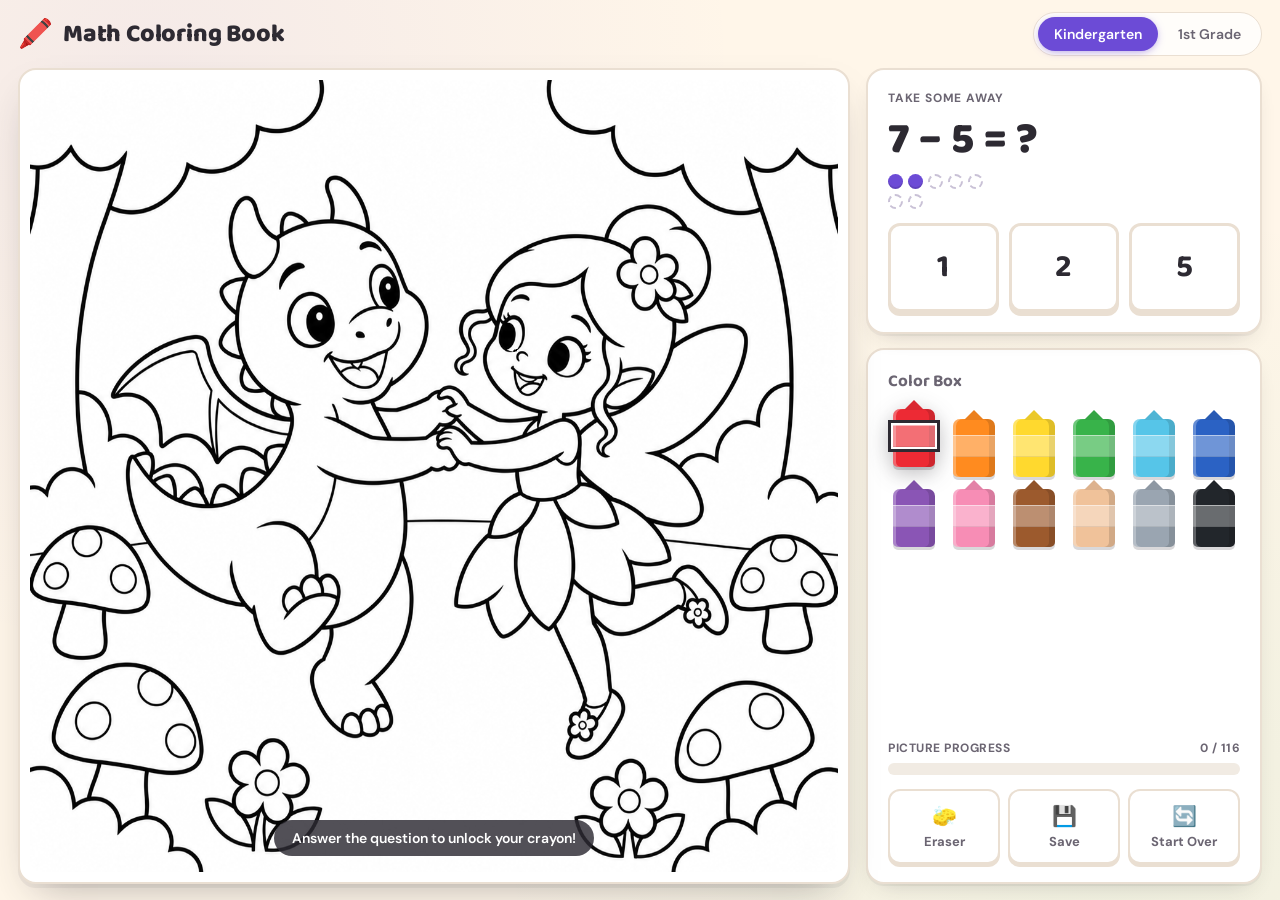
<file: color/index.html>
<!DOCTYPE html>
<html lang="en">
<head>
    <meta charset="UTF-8">
    <meta name="viewport" content="width=device-width, initial-scale=1.0">
    <title>Math Coloring Book</title>
    <link rel="stylesheet" href="styles.css">
    <link href="https://fonts.googleapis.com/css2?family=Baloo+2:wght@500;600;700;800&family=DM+Sans:wght@400;500;600;700&display=swap" rel="stylesheet">
</head>
<body>
    <div class="app">

        <!-- Top bar -->
        <header class="topbar">
            <div class="brand">
                <span class="brand-mark" aria-hidden="true">🖍️</span>
                <h1>Math Coloring Book</h1>
            </div>

            <div class="topbar-right">
                <div class="grade-switch" role="group" aria-label="Choose grade level">
                    <button class="grade-btn active" data-grade="k">Kindergarten</button>
                    <button class="grade-btn" data-grade="1">1st Grade</button>
                </div>
            </div>
        </header>

        <div class="main">

            <!-- Picture -->
            <main class="stage">
                <div class="canvas-card" id="canvasCard">
                    <div class="canvas-wrap" id="canvasWrap">
                        <canvas id="paintCanvas"></canvas>
                        <canvas id="hoverCanvas"></canvas>
                        <canvas id="lineCanvas"></canvas>
                        <div class="canvas-lock" id="canvasLock">
                            <span>Answer the question to unlock your crayon!</span>
                        </div>
                    </div>
                    <div class="loading" id="loading">
                        <div class="spinner" aria-hidden="true"></div>
                        <span id="loadingText">Getting your picture ready…</span>
                    </div>
                </div>
            </main>

            <!-- Controls -->
            <aside class="sidebar">

                <section class="mathcard" id="mathcard" aria-live="polite">
                    <div class="math-prompt" id="mathPrompt">Let's warm up!</div>
                    <div class="math-equation" id="mathEquation">&nbsp;</div>
                    <div class="math-dots" id="mathDots"></div>
                    <div class="math-answers" id="mathAnswers"></div>

                    <!-- Covers the card once the answer is right -->
                    <div class="math-reward" id="mathReward" hidden>
                        <div class="reward-star" aria-hidden="true">⭐</div>
                        <strong id="rewardTitle">Great job!</strong>
                        <span>Now click a spot in the picture to color it in.</span>
                    </div>
                </section>

                <section class="tray">
                    <h2 class="tray-title">Color Box</h2>
                    <div class="crayons" id="crayons" role="group" aria-label="Color box"></div>

                    <div class="progress">
                        <div class="progress-top">
                            <span>Picture progress</span>
                            <span id="progressLabel">0 / 0</span>
                        </div>
                        <div class="progress-track">
                            <div class="progress-fill" id="progressFill"></div>
                        </div>
                    </div>

                    <div class="tray-tools">
                        <button class="tool-btn" id="eraserBtn" title="Eraser — always free to use">
                            <span aria-hidden="true">🧽</span> Eraser
                        </button>
                        <button class="tool-btn" id="saveBtn" title="Save your picture">
                            <span aria-hidden="true">💾</span> Save
                        </button>
                        <button class="tool-btn danger" id="resetBtn" title="Clear the whole picture">
                            <span aria-hidden="true">🔄</span> Start Over
                        </button>
                    </div>
                </section>

            </aside>
        </div>
    </div>

    <!-- Celebration layer -->
    <div class="confetti" id="confetti" aria-hidden="true"></div>

    <script src="game.js"></script>
</body>
</html>
</file>
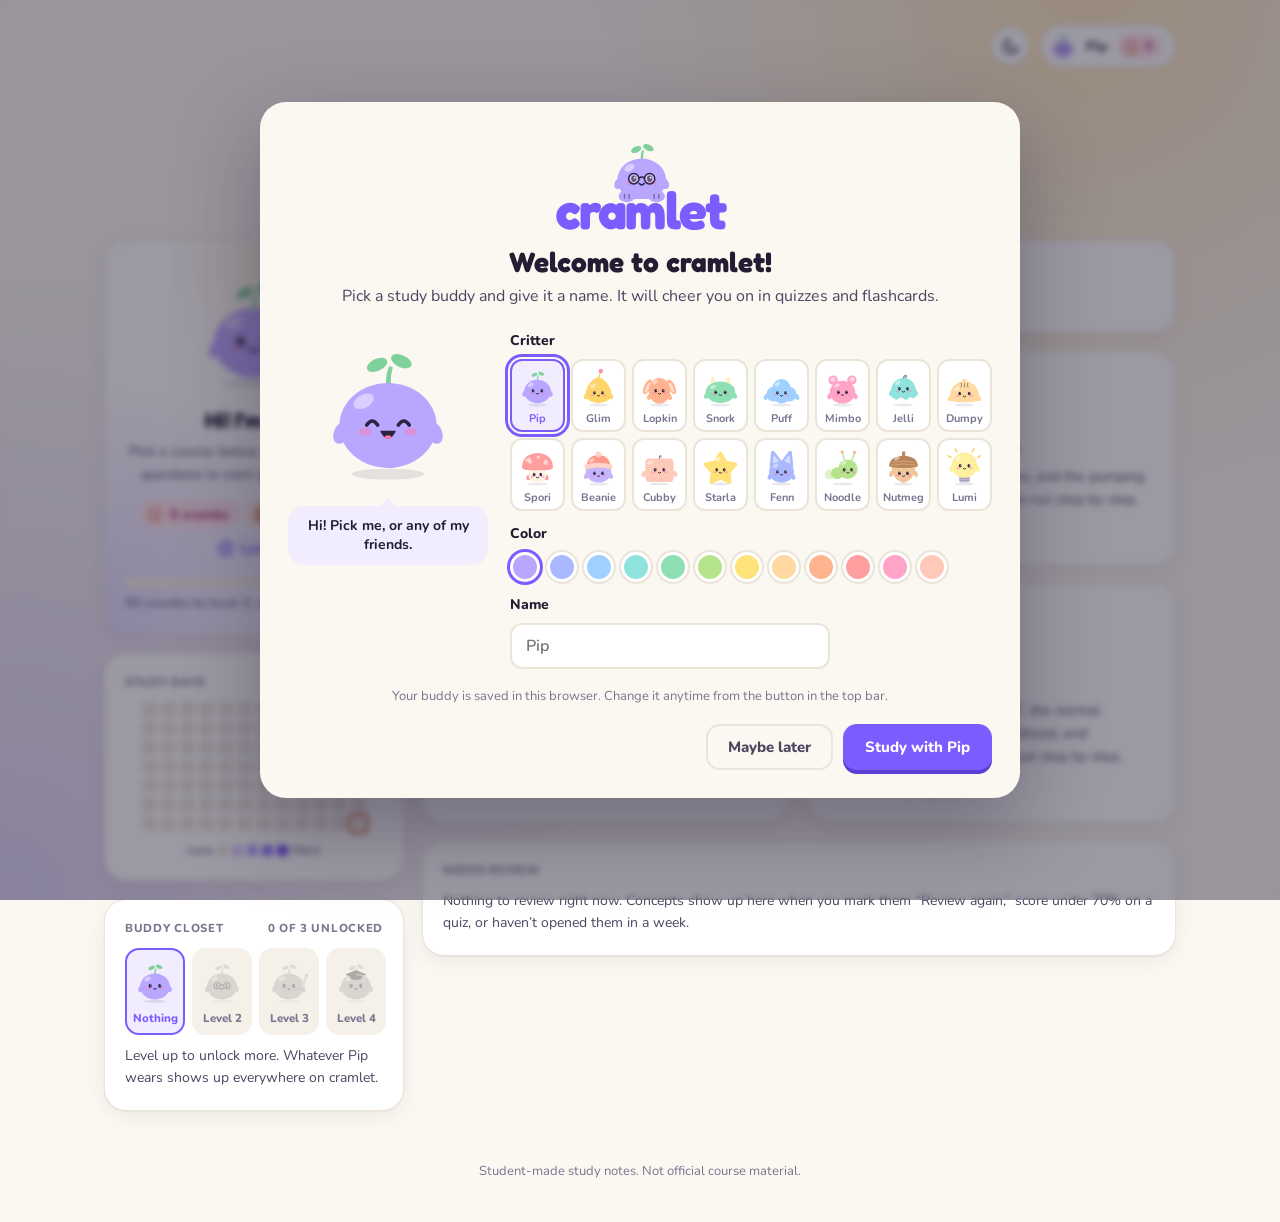
<file: cramlet/index.html>
<!DOCTYPE html>
<html lang="en">
<head>
    <meta charset="UTF-8">
    <meta name="viewport" content="width=device-width, initial-scale=1.0">
    <title>cramlet</title>
    <meta name="description" content="cramlet: bite-size, concept-by-concept study guides with flashcards and quizzes.">
    <script src="theme.js"></script>
    <link rel="icon" href="favicon.svg" type="image/svg+xml">
    <link rel="preconnect" href="https://fonts.googleapis.com">
    <link rel="preconnect" href="https://fonts.gstatic.com" crossorigin>
    <link href="https://fonts.googleapis.com/css2?family=Fredoka:wght@500;600;700&family=Nunito:wght@400;600;700;800&display=swap" rel="stylesheet">
    <link rel="stylesheet" href="brand.css">
    <link rel="stylesheet" href="styles.css">
</head>
<body>
    <main class="hub wide">
        <div class="hub-top"><button type="button" id="theme-toggle"></button><button type="button" class="buddy-chip" id="buddy-chip"></button></div>
        <header class="hub-head small">
            <h1 class="hub-logo" id="hub-logo">cramlet</h1>
        </header>

        <!-- Filled in by dashboard.js -->
        <div class="dash" id="dashboard"></div>

        <footer class="hub-foot">Student-made study notes. Not official course material.</footer>
    </main>

    <script src="critters.js"></script>
    <script src="icons.js?v=1112"></script>
    <script src="progress.js"></script>
    <script src="buddy.js"></script>
    <script src="dashboard.js?v=1128"></script>
    <script>
        document.getElementById("hub-logo").innerHTML = CRAMLET.logo();
        CRAMLET.theme.mountToggle(document.getElementById("theme-toggle"));
        CRAMLET.buddy.mountChip(document.getElementById("buddy-chip"));
        CRAMLET.buddy.welcomeIfNew();
    </script>
</body>
</html>
</file>
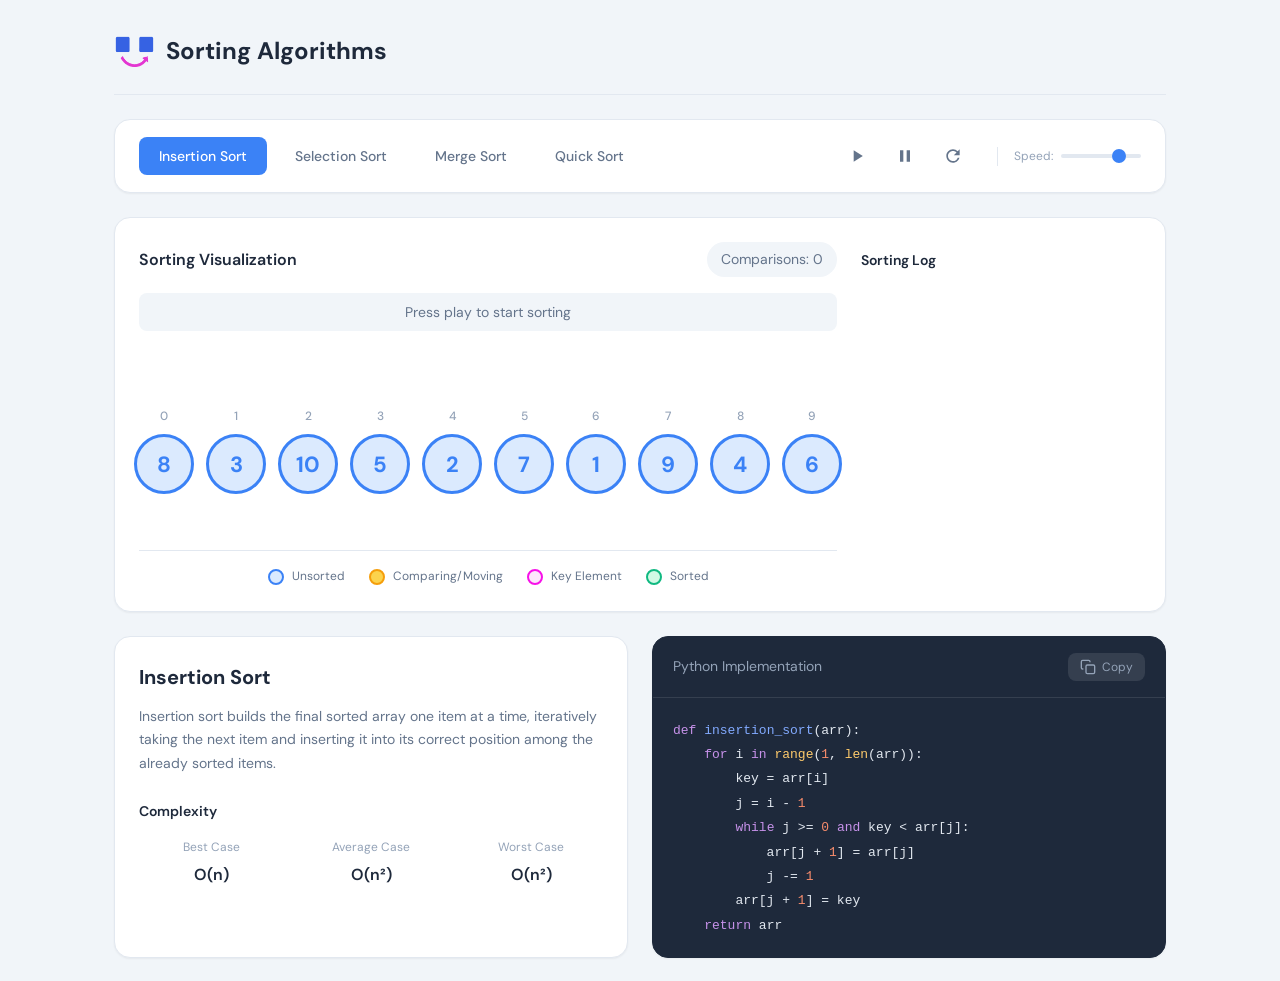
<file: sort/index.html>
<!DOCTYPE html>
<html lang="en">
<head>
    <meta charset="UTF-8">
    <meta name="viewport" content="width=device-width, initial-scale=1.0">
    <title>Sorting Algorithms Visualizer</title>
    <link rel="stylesheet" href="styles.css">
    <link href="https://fonts.googleapis.com/css2?family=DM+Sans:wght@400;500;600;700&family=JetBrains+Mono:wght@400;500&display=swap" rel="stylesheet">
</head>
<body>
    <div class="container">
        <!-- Header -->
        <header class="header">
            <div class="logo">
                <div class="cube-icon">
                    <img src="logo.png" alt="Sorting Logo" width="40" height="32">
                </div>
                <h1>Sorting Algorithms</h1>
            </div>
        </header>

        <!-- Algorithm Selector & Controls -->
        <div class="controls-panel">
            <div class="algorithm-tabs">
                <button class="tab active" data-algorithm="insertion">Insertion Sort</button>
                <button class="tab" data-algorithm="selection">Selection Sort</button>
                <button class="tab" data-algorithm="merge">Merge Sort</button>
                <button class="tab" data-algorithm="quick">Quick Sort</button>
            </div>
            <div class="playback-controls">
                <button class="control-btn" id="playBtn" title="Play">
                    <svg width="20" height="20" viewBox="0 0 24 24" fill="currentColor">
                        <path d="M8 5v14l11-7z"/>
                    </svg>
                </button>
                <button class="control-btn" id="pauseBtn" title="Pause">
                    <svg width="20" height="20" viewBox="0 0 24 24" fill="currentColor">
                        <path d="M6 19h4V5H6v14zm8-14v14h4V5h-4z"/>
                    </svg>
                </button>
                <button class="control-btn" id="resetBtn" title="Reset">
                    <svg width="20" height="20" viewBox="0 0 24 24" fill="currentColor">
                        <path d="M17.65 6.35A7.958 7.958 0 0012 4c-4.42 0-7.99 3.58-7.99 8s3.57 8 7.99 8c3.73 0 6.84-2.55 7.73-6h-2.08A5.99 5.99 0 0112 18c-3.31 0-6-2.69-6-6s2.69-6 6-6c1.66 0 3.14.69 4.22 1.78L13 11h7V4l-2.35 2.35z"/>
                    </svg>
                </button>
            </div>
        </div>

        <!-- Visualization Area -->
        <div class="visualization-panel">
            <div class="visualization-header-row">
                <div class="header-left">
                    <span class="panel-title">Sorting Visualization</span>
                </div>
                <div class="header-center">
                    <span class="step-counter">Comparisons: <span id="comparisonCount">0</span></span>
                </div>
                <div class="header-right">
                    <span class="log-header">Sorting Log</span>
                </div>
            </div>
            <div class="visualization-content">
                <div class="array-section">
                    <div class="array-container" id="arrayContainer">
                        <!-- Array elements will be rendered here -->
                    </div>
                </div>
                <div class="log-section">
                    <div class="log-container" id="logContainer">
                        <!-- Log entries will be added here -->
                    </div>
                </div>
            </div>
        </div>

        <!-- Info Panels -->
        <div class="info-grid">
            <!-- Algorithm Description -->
            <div class="info-panel description-panel">
                <h2 id="algorithmTitle">Insertion Sort</h2>
                <p id="algorithmDescription">
                    Insertion sort builds the final sorted array one item at a time, 
                    iteratively taking the next item and inserting it into its correct position 
                    among the already sorted items.
                </p>
                <div class="complexity-section">
                    <h3>Complexity</h3>
                    <div class="complexity-grid">
                        <div class="complexity-item">
                            <span class="complexity-label">Best Case</span>
                            <span class="complexity-value">O(n)</span>
                        </div>
                        <div class="complexity-item">
                            <span class="complexity-label">Average Case</span>
                            <span class="complexity-value">O(n²)</span>
                        </div>
                        <div class="complexity-item">
                            <span class="complexity-label">Worst Case</span>
                            <span class="complexity-value">O(n²)</span>
                        </div>
                    </div>
                </div>
            </div>

            <!-- Code Panel -->
            <div class="info-panel code-panel">
                <div class="code-header">
                    <span>Python Implementation</span>
                    <button class="copy-btn" id="copyBtn">
                        <svg width="16" height="16" viewBox="0 0 24 24" fill="none" stroke="currentColor" stroke-width="2">
                            <rect x="9" y="9" width="13" height="13" rx="2" ry="2"></rect>
                            <path d="M5 15H4a2 2 0 0 1-2-2V4a2 2 0 0 1 2-2h9a2 2 0 0 1 2 2v1"></path>
                        </svg>
                        Copy
                    </button>
                </div>
                <pre class="code-block"><code id="codeContent"></code></pre>
            </div>
        </div>
    </div>

    <script src="script.js"></script>
</body>
</html>
</file>
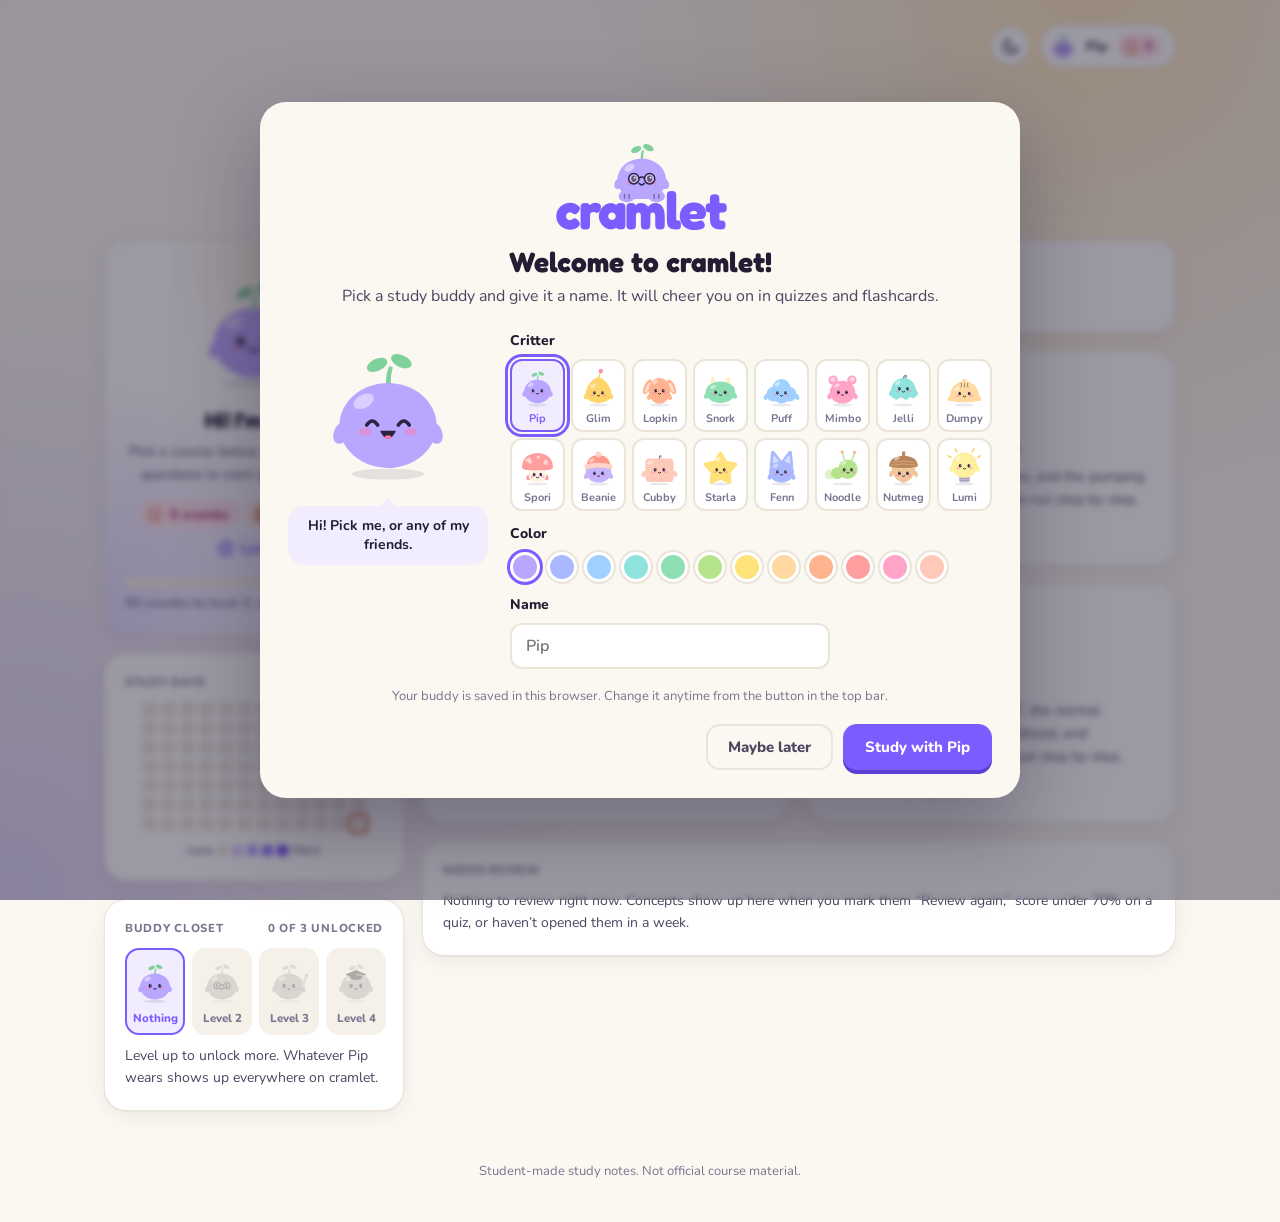
<file: study/index.html>
<!DOCTYPE html>
<html lang="en">
<head>
    <meta charset="UTF-8">
    <title>cramlet</title>
    <!-- This site moved from /study to /cramlet. Forward old links (keeping any #/c/... part). -->
    <meta http-equiv="refresh" content="0; url=/cramlet/">
    <link rel="canonical" href="/cramlet/">
    <script>location.replace("/cramlet/" + location.hash);</script>
</head>
<body>
    <p>This page moved to <a href="/cramlet/">cramlet</a>.</p>
</body>
</html>
</file>
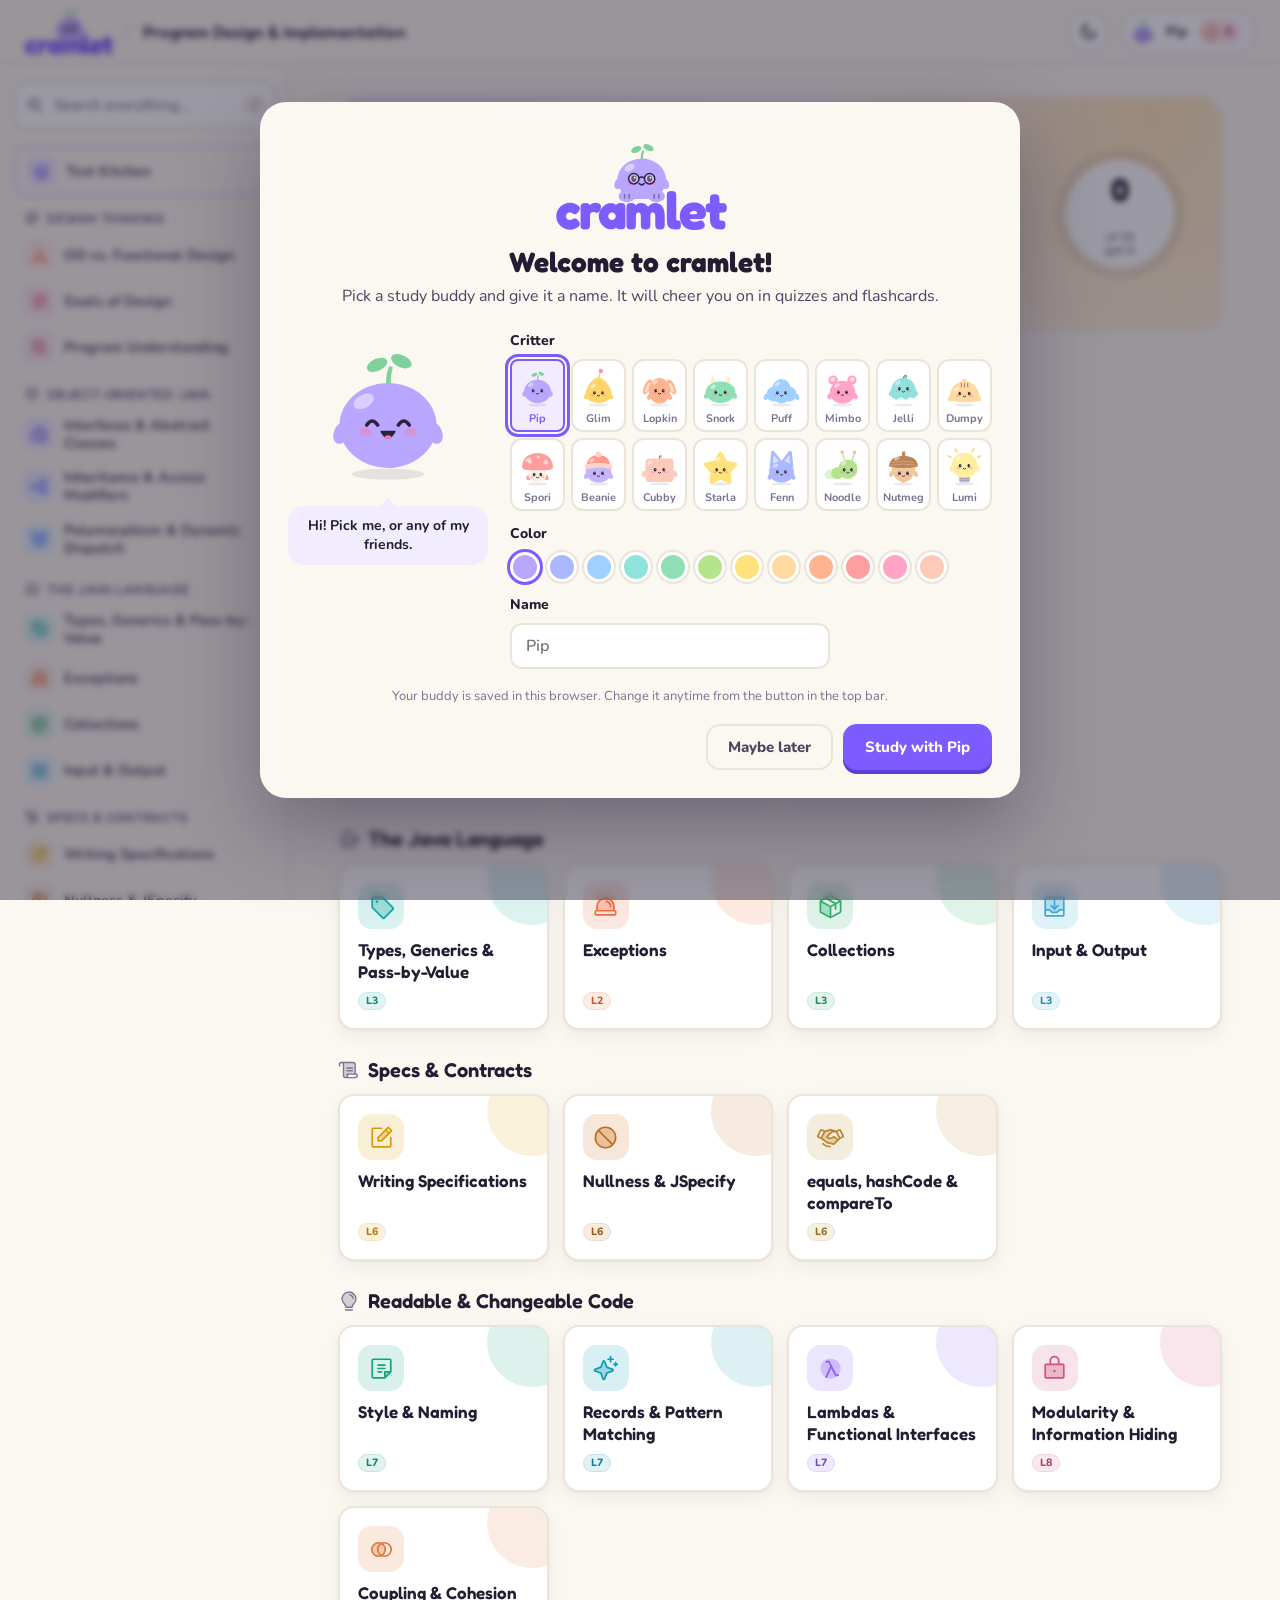
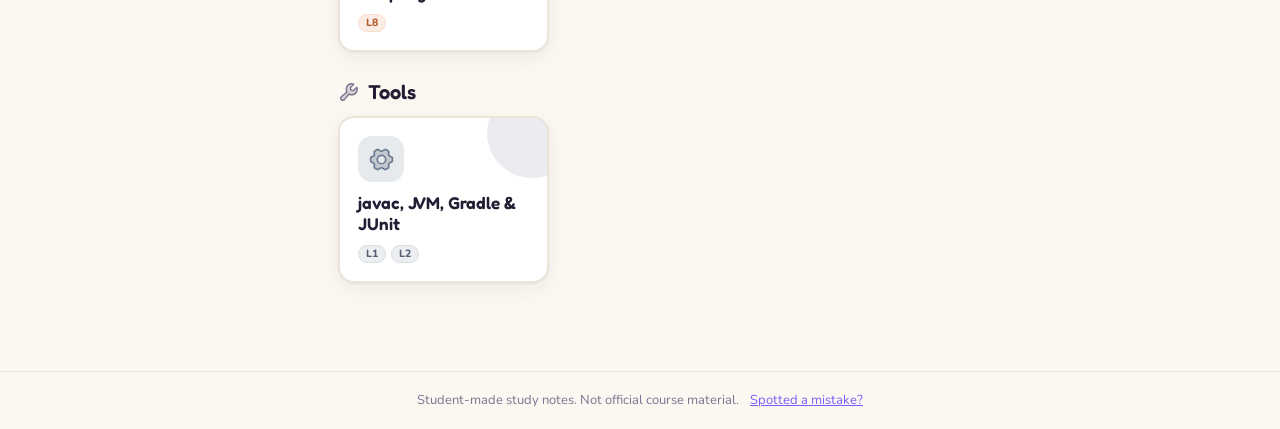
<file: cramlet/pdi/index.html>
<!DOCTYPE html>
<html lang="en">
<head>
    <meta charset="UTF-8">
    <meta name="viewport" content="width=device-width, initial-scale=1.0">
    <title>Program Design & Implementation · cramlet</title>
    <meta name="description" content="A concept-by-concept study guide to designing programs in Java, with summaries, code examples, flashcards, and quizzes.">
    <script src="../theme.js"></script>
    <link rel="icon" href="../favicon.svg" type="image/svg+xml">
    <link rel="preconnect" href="https://fonts.googleapis.com">
    <link rel="preconnect" href="https://fonts.gstatic.com" crossorigin>
    <link href="https://fonts.googleapis.com/css2?family=Fredoka:wght@500;600;700&family=Nunito:wght@400;600;700;800&family=JetBrains+Mono:wght@400;600&display=swap" rel="stylesheet">
    <link rel="stylesheet" href="../brand.css">
    <link rel="stylesheet" href="../course/styles.css?v=1120">
    <link rel="stylesheet" href="../course/exam.css">
    <link rel="stylesheet" href="../course/player.css">
    <link rel="stylesheet" href="widgets.css">
</head>
<body>
    <div class="app">

        <!-- Top bar -->
        <header class="topbar">
            <a class="brand" id="brand" href="../" title="All courses">cramlet</a>
            <span class="topbar-sep" aria-hidden="true">/</span>
            <a class="course-name" href="#/">Program Design &amp; Implementation</a>
            <button type="button" id="theme-toggle"></button>
            <button type="button" class="buddy-chip" id="buddy-chip"></button>
        </header>

        <div class="layout">

            <!-- Sidebar: search + concept list -->
            <aside class="sidebar" aria-label="Concepts">
                <div class="search">
                    <span class="search-icon" id="search-icon"></span>
                    <input id="search-input" type="search" placeholder="Search everything…" autocomplete="off"
                           aria-label="Search notes" aria-controls="search-results">
                    <kbd class="search-kbd" aria-hidden="true">/</kbd>
                    <div id="search-results" class="search-results" role="listbox" hidden></div>
                </div>
                <nav id="concept-nav" class="concept-nav"></nav>
            </aside>

            <!-- Main content (rendered by app.js) -->
            <main id="main" class="main" tabindex="-1"></main>
        </div>

        <footer class="footer">
            Student-made study notes. Not official course material.
            <a href="https://github.com/kaitlyndyer/kaitlyndyer.github.io/issues" target="_blank" rel="noopener">Spotted a mistake?</a>
        </footer>
    </div>

    <script src="../critters.js"></script>
    <script src="../icons.js?v=1113"></script>
    <script src="../progress.js"></script>
    <script src="../buddy.js"></script>
    <script src="../course/player.js"></script>
    <script src="../course/settings.js"></script>
    <script src="widgets.js"></script>
    <script src="data/course.js"></script>
    <script src="data/examples.js"></script>
    <script src="data/cast.js"></script>
    <script src="data/concepts/paradigms.js"></script>
    <script src="data/concepts/design-goals.js"></script>
    <script src="data/concepts/program-understanding.js"></script>
    <script src="data/concepts/interfaces.js"></script>
    <script src="data/concepts/inheritance.js"></script>
    <script src="data/concepts/polymorphism.js"></script>
    <script src="data/concepts/types-generics.js"></script>
    <script src="data/concepts/exceptions.js"></script>
    <script src="data/concepts/collections.js"></script>
    <script src="data/concepts/io.js"></script>
    <script src="data/concepts/specifications.js"></script>
    <script src="data/concepts/nullness.js"></script>
    <script src="data/concepts/contracts.js"></script>
    <script src="data/concepts/tooling.js"></script>
    <script src="data/concepts/readable-code.js?v=1112"></script>
    <script src="data/concepts/concise-java.js"></script>
    <script src="data/concepts/lambdas.js"></script>
    <script src="data/concepts/information-hiding.js"></script>
    <script src="data/concepts/coupling-cohesion.js?v=1112"></script>
    <script src="../course/exam.js?v=1119"></script>
    <script src="../course/myths.js"></script>
    <script src="data/myths.js"></script>
    <script src="../course/lastcrumbs.js"></script>
    <script src="data/exam/polymorphism.js"></script>
    <script src="data/exam/types-generics.js"></script>
    <script src="data/exam/contracts.js"></script>
    <script src="data/exam/exceptions.js"></script>
    <script src="data/exam/collections.js"></script>
    <script src="data/exam/io.js"></script>
    <script src="data/exam/interfaces.js"></script>
    <script src="data/exam/paradigms.js"></script>
    <script src="data/exam/specifications.js"></script>
    <script src="data/exam/program-understanding.js"></script>
    <script src="data/exam/inheritance.js"></script>
    <script src="data/exam/tooling.js"></script>
    <script src="data/exam/design-goals.js"></script>
    <script src="data/exam/nullness.js"></script>
    <script src="data/exam/readable-code.js"></script>
    <script src="data/exam/concise-java.js"></script>
    <script src="data/exam/lambdas.js"></script>
    <script src="data/exam/information-hiding.js"></script>
    <script src="data/exam/coupling-cohesion.js"></script>
    <script src="../course/kitchen.js?v=1113"></script>
    <script src="../course/app.js?v=1128"></script>
</body>
</html>
</file>
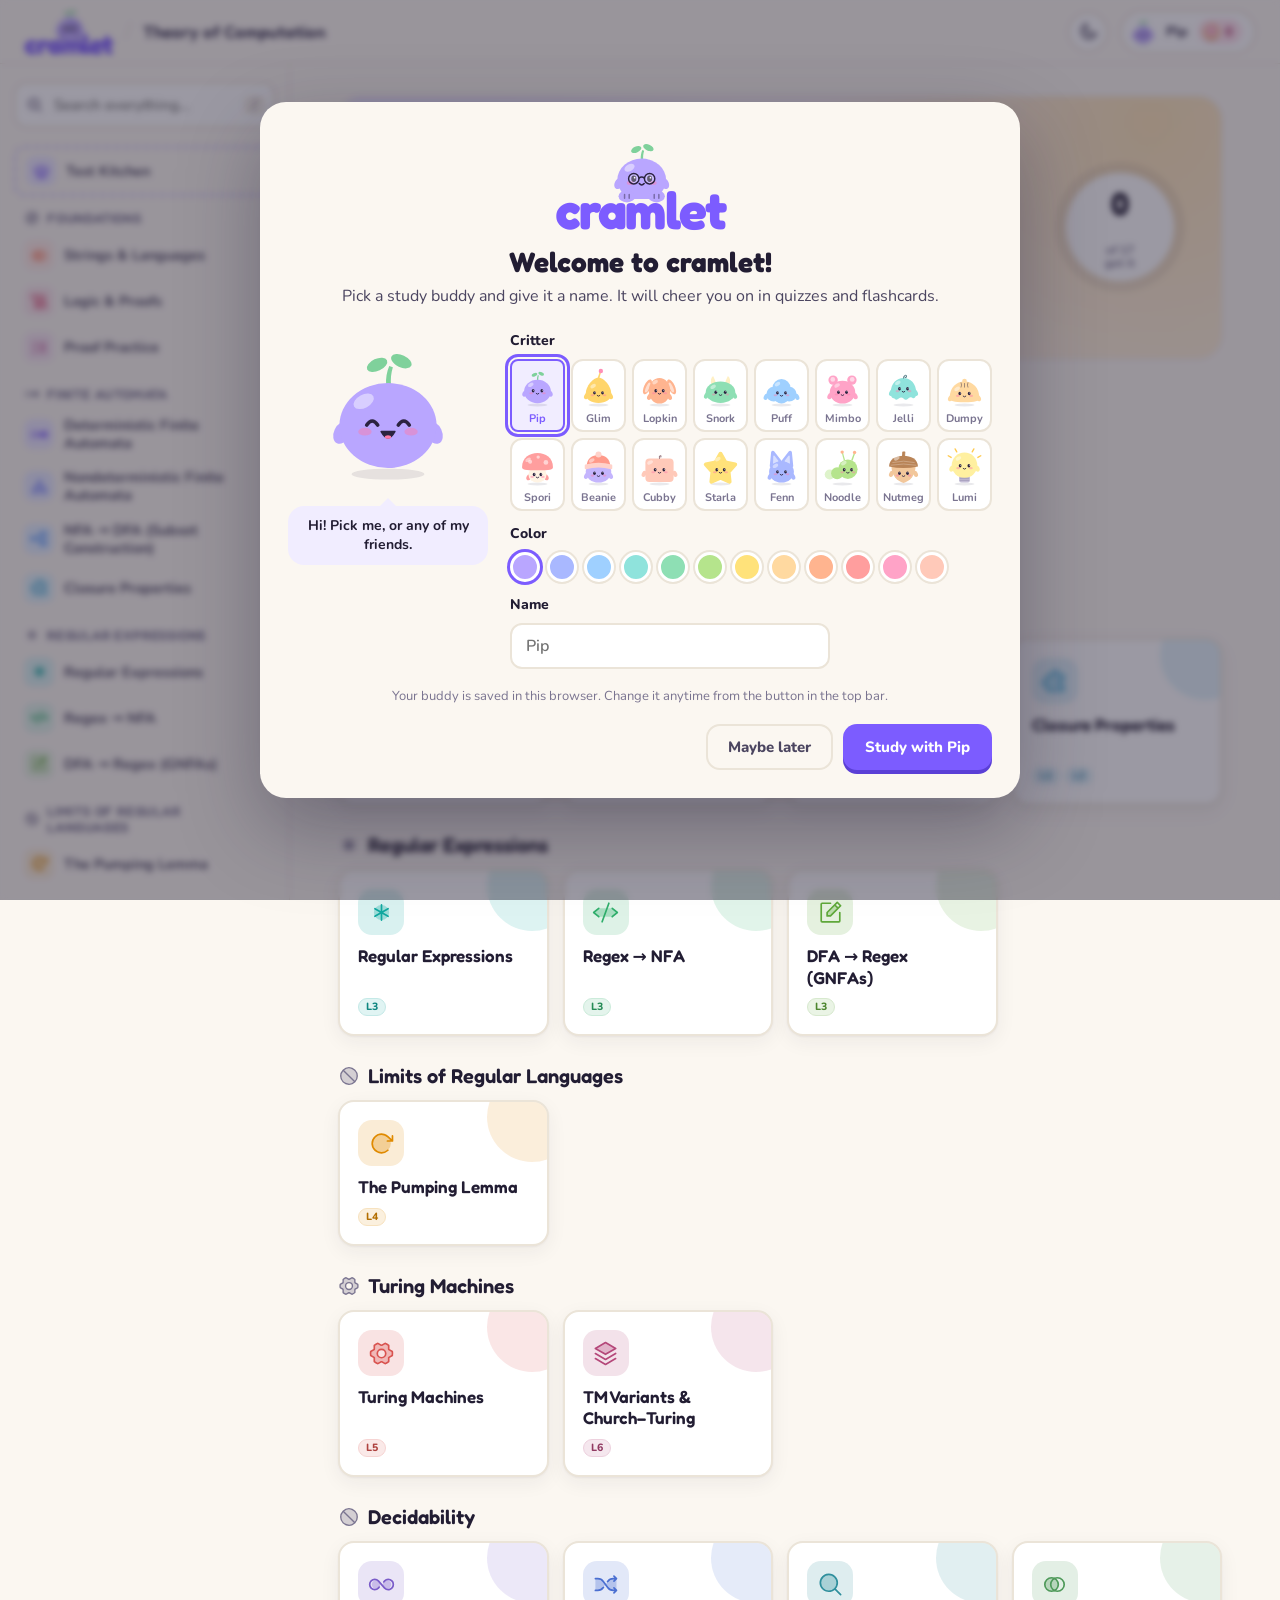
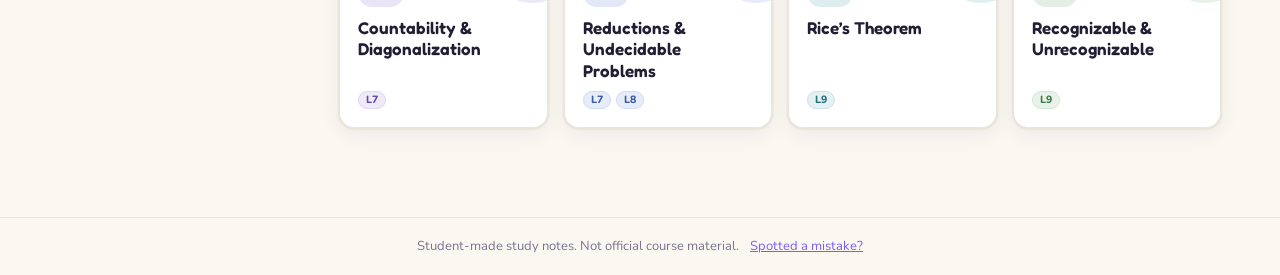
<file: cramlet/toc/index.html>
<!DOCTYPE html>
<html lang="en">
<head>
    <meta charset="UTF-8">
    <meta name="viewport" content="width=device-width, initial-scale=1.0">
    <title>Theory of Computation · cramlet</title>
    <meta name="description" content="A concept-by-concept study guide to the theory of computation: automata, regular expressions, the pumping lemma, Turing machines, and undecidability, with interactive machines, flashcards, and quizzes.">
    <script src="../theme.js"></script>
    <link rel="icon" href="../favicon.svg" type="image/svg+xml">
    <link rel="preconnect" href="https://fonts.googleapis.com">
    <link rel="preconnect" href="https://fonts.gstatic.com" crossorigin>
    <link href="https://fonts.googleapis.com/css2?family=Fredoka:wght@500;600;700&family=Nunito:wght@400;600;700;800&family=JetBrains+Mono:wght@400;600&display=swap" rel="stylesheet">
    <link rel="stylesheet" href="../brand.css">
    <link rel="stylesheet" href="../course/styles.css?v=1120">
    <link rel="stylesheet" href="../course/exam.css">
    <link rel="stylesheet" href="../course/player.css">
    <link rel="stylesheet" href="../course/stepper.css?v=1112">
    <link rel="stylesheet" href="../course/plan.css?v=1125">
    <link rel="stylesheet" href="toc.css?v=1117">
</head>
<body>
    <div class="app">

        <!-- Top bar -->
        <header class="topbar">
            <a class="brand" id="brand" href="../" title="All courses">cramlet</a>
            <span class="topbar-sep" aria-hidden="true">/</span>
            <a class="course-name" href="#/">Theory of Computation</a>
            <button type="button" id="theme-toggle"></button>
            <button type="button" class="buddy-chip" id="buddy-chip"></button>
        </header>

        <div class="layout">

            <!-- Sidebar: search + concept list -->
            <aside class="sidebar" aria-label="Concepts">
                <div class="search">
                    <span class="search-icon" id="search-icon"></span>
                    <input id="search-input" type="search" placeholder="Search everything…" autocomplete="off"
                           aria-label="Search notes" aria-controls="search-results">
                    <kbd class="search-kbd" aria-hidden="true">/</kbd>
                    <div id="search-results" class="search-results" role="listbox" hidden></div>
                </div>
                <nav id="concept-nav" class="concept-nav"></nav>
            </aside>

            <!-- Main content (rendered by app.js) -->
            <main id="main" class="main" tabindex="-1"></main>
        </div>

        <footer class="footer">
            Student-made study notes. Not official course material.
            <a href="https://github.com/kaitlyndyer/kaitlyndyer.github.io/issues" target="_blank" rel="noopener">Spotted a mistake?</a>
        </footer>
    </div>

    <script src="../critters.js"></script>
    <script src="../icons.js?v=1113"></script>
    <script src="../progress.js"></script>
    <script src="../buddy.js"></script>
    <script src="../course/player.js"></script>
    <script src="../course/settings.js"></script>
    <script src="automata.js"></script>
    <script src="../course/stepper.js?v=1128"></script>
    <script src="widgets.js?v=1117"></script>
    <script src="data/course.js?v=1120"></script>
    <script src="../course/videos.js?v=1128"></script>
    <script src="../course/proofbox.js?v=1128"></script>
    <script src="data/concepts/languages.js"></script>
    <script src="data/concepts/logic-proofs.js"></script>
    <script src="data/concepts/proof-practice.js"></script>
    <script src="data/concepts/dfa.js"></script>
    <script src="data/concepts/nfa.js"></script>
    <script src="data/concepts/nfa-to-dfa.js"></script>
    <script src="data/concepts/closure.js"></script>
    <script src="data/concepts/regex.js"></script>
    <script src="data/concepts/regex-to-nfa.js"></script>
    <script src="data/concepts/dfa-to-regex.js"></script>
    <script src="data/concepts/pumping.js?v=1117"></script>
    <script src="data/concepts/turing-machines.js"></script>
    <script src="data/concepts/church-turing.js"></script>
    <script src="data/concepts/countability.js?v=1112"></script>
    <script src="data/concepts/reductions.js?v=1117"></script>
    <script src="data/concepts/rice.js?v=1117"></script>
    <script src="data/concepts/recognizability.js?v=1117"></script>
    <script src="../course/exam.js?v=1119"></script>
    <script src="../course/mathtext.js?v=1120"></script>
    <script src="questions.js?v=1118"></script>
    <script src="data/exam/build-dfa.js"></script>
    <script src="data/exam/build-nfa.js"></script>
    <script src="data/exam/pumping-proofs.js"></script>
    <script src="data/exam/decidability.js?v=1112"></script>
    <script src="data/exam/midterm2.js?v=1123"></script>
    <script src="../course/myths.js"></script>
    <script src="data/myths.js?v=1117"></script>
    <script src="../course/recipes.js"></script>
    <script src="data/recipes.js?v=1112"></script>
    <script src="data/videos.js?v=1116"></script>
    <script src="data/proofs.js?v=1124"></script>
    <script src="../course/lastcrumbs.js"></script>
    <script src="../course/kitchen.js?v=1113"></script>
    <script src="../course/app.js?v=1128"></script>
</body>
</html>
</file>
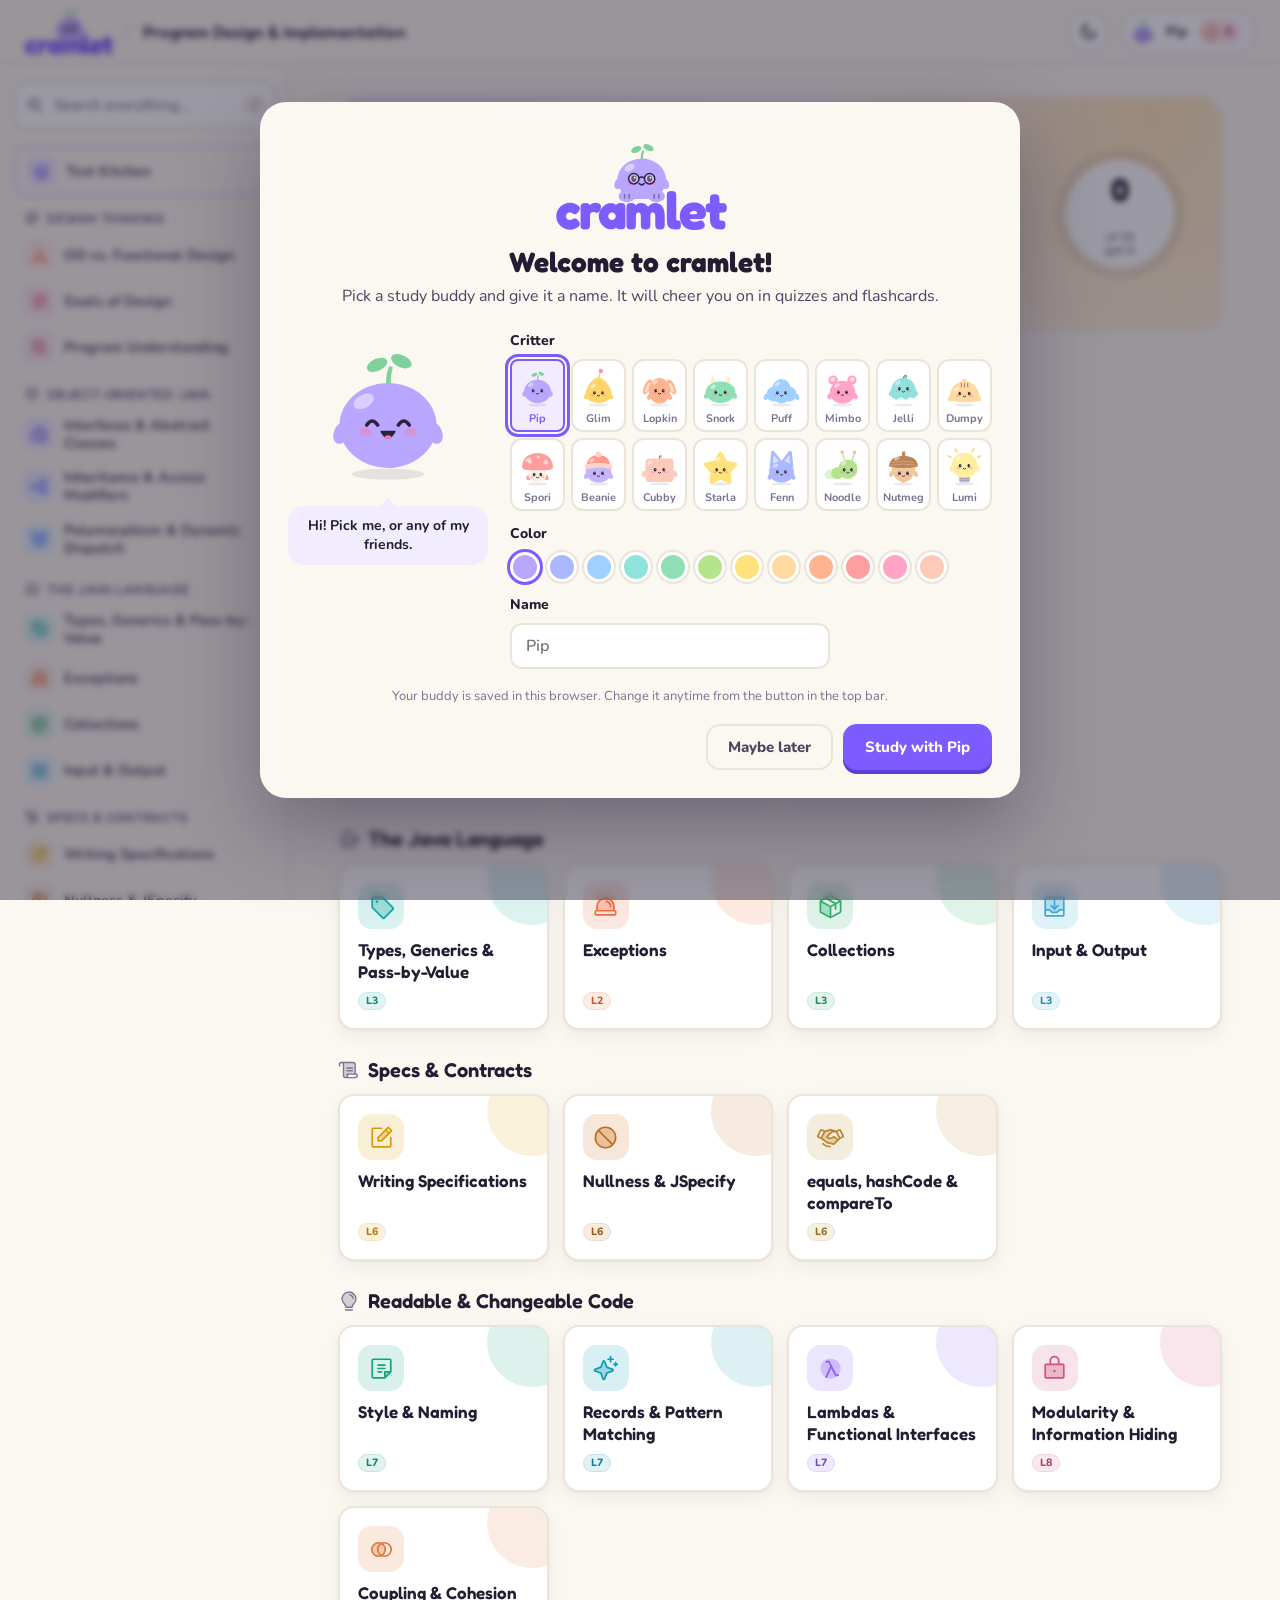
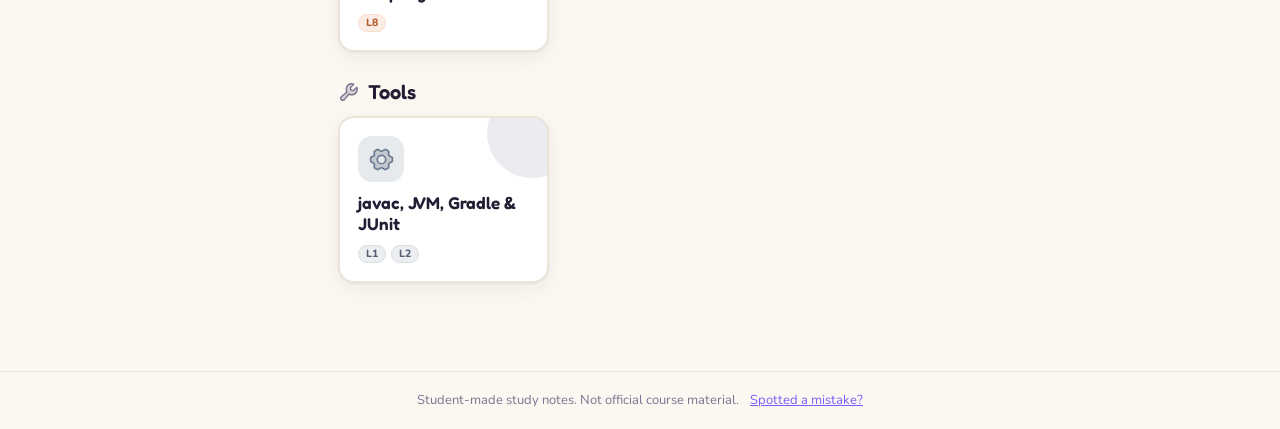
<file: study/pdi/index.html>
<!DOCTYPE html>
<html lang="en">
<head>
    <meta charset="UTF-8">
    <title>cramlet</title>
    <!-- This site moved from /study to /cramlet. Forward old links (keeping any #/c/... part). -->
    <meta http-equiv="refresh" content="0; url=/cramlet/pdi/">
    <link rel="canonical" href="/cramlet/pdi/">
    <script>location.replace("/cramlet/pdi/" + location.hash);</script>
</head>
<body>
    <p>This page moved to <a href="/cramlet/pdi/">cramlet</a>.</p>
</body>
</html>
</file>
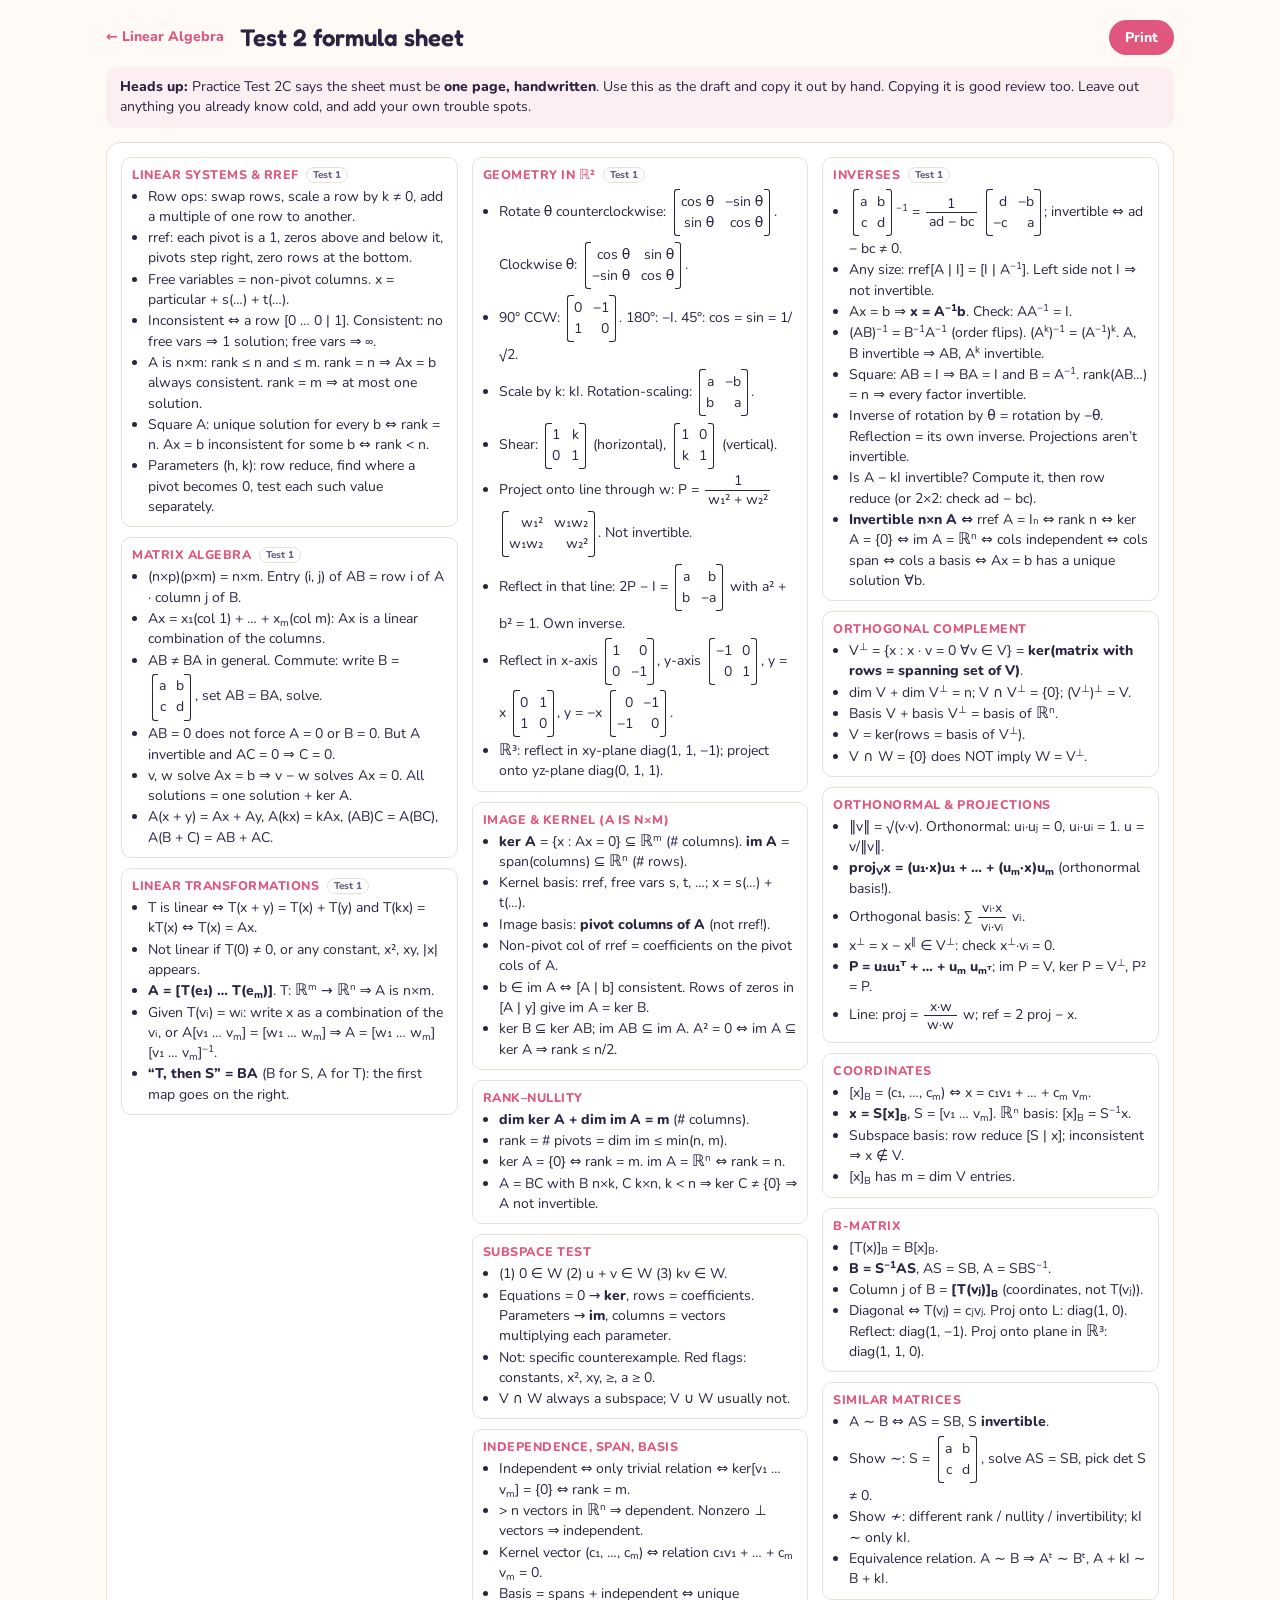
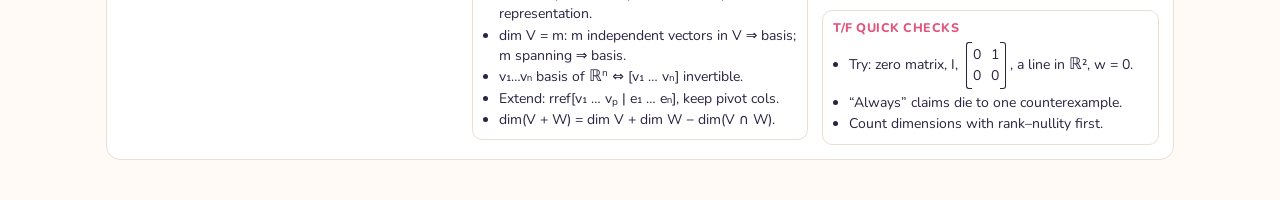
<file: cramlet/la/formula-sheet.html>
<!DOCTYPE html>
<html lang="en">
<head>
    <meta charset="UTF-8">
    <meta name="viewport" content="width=device-width, initial-scale=1.0">
    <title>Formula Sheet · Linear Algebra · cramlet</title>
    <meta name="description" content="A one-page formula sheet for Linear Algebra Test 2: image and kernel, subspaces, independence, basis and dimension, orthogonal complements, projections, coordinates, the B-matrix, and similarity.">
    <script src="../theme.js"></script>
    <link rel="stylesheet" href="la.css?v=1025">
    <link rel="icon" href="../favicon.svg" type="image/svg+xml">
    <link rel="preconnect" href="https://fonts.googleapis.com">
    <link rel="preconnect" href="https://fonts.gstatic.com" crossorigin>
    <link href="https://fonts.googleapis.com/css2?family=Fredoka:wght@600&family=Nunito:wght@400;700;800&display=swap" rel="stylesheet">
    <style>
        :root { --bg: #fffaf5; --paper: #ffffff; --ink: #2b2340; --muted: #6b6380; --line: #eadfd6; --accent: #e0567c; --soft: #fdeef2; }
        @media (prefers-color-scheme: dark) { :root:not([data-theme="light"]) { --bg: #17131f; --paper: #211b2c; --ink: #f1ecf8; --muted: #a99fbb; --line: #3a3149; --accent: #ff8fae; --soft: #3a2131; } }
        :root[data-theme="dark"] { --bg: #17131f; --paper: #211b2c; --ink: #f1ecf8; --muted: #a99fbb; --line: #3a3149; --accent: #ff8fae; --soft: #3a2131; }
        * { box-sizing: border-box; }
        body { margin: 0; background: var(--bg); color: var(--ink); font: 400 14px/1.45 "Nunito", system-ui, sans-serif; }
        .wrap { max-width: 1100px; margin: 0 auto; padding: 20px 16px 40px; }
        .top { display: flex; flex-wrap: wrap; align-items: center; gap: 10px 16px; margin-bottom: 12px; }
        .top a { color: var(--accent); font-weight: 800; text-decoration: none; }
        h1 { font: 600 24px "Fredoka", sans-serif; margin: 0; flex: 1; }
        button { font: 800 14px "Nunito", sans-serif; color: #fff; background: var(--accent); border: 0; border-radius: 999px; padding: 8px 16px; cursor: pointer; }
        .note { background: var(--soft); border-radius: 12px; padding: 10px 14px; margin: 0 0 14px; }
        .sheet { columns: 3 300px; column-gap: 14px; background: var(--paper); border: 1px solid var(--line); border-radius: 14px; padding: 14px; }
        section { break-inside: avoid; margin: 0 0 10px; padding: 8px 10px; border: 1px solid var(--line); border-radius: 10px; }
        h2 { font: 800 12.5px "Nunito", sans-serif; text-transform: uppercase; letter-spacing: .5px; color: var(--accent); margin: 0 0 4px; }
        ul { margin: 0; padding-left: 16px; }
        li { margin: 1px 0; }
        b { font-weight: 800; }
        .t1 { font-size: 10px; letter-spacing: 0; text-transform: none; color: var(--muted); border: 1px solid var(--line); border-radius: 999px; padding: 0 6px; margin-left: 4px; vertical-align: 1px; }
        @media print {
            @page { size: letter; margin: 0.35in; }
            body { background: #fff; color: #000; font-size: 8.6px; line-height: 1.28; }
            .top, .note { display: none; }
            .wrap { padding: 0; max-width: none; }
            .sheet { border: 0; padding: 0; columns: 3; column-gap: 8px; background: #fff; }
            section { border-color: #bbb; padding: 4px 6px; margin-bottom: 5px; }
            h2 { color: #000; font-size: 8.6px; }
        }
    </style>
</head>
<body>
<div class="wrap">
    <div class="top">
        <a href="./">← Linear Algebra</a>
        <h1>Test 2 formula sheet</h1>
        <button type="button" onclick="window.print()">Print</button>
    </div>
    <p class="note"><b>Heads up:</b> Practice Test 2C says the sheet must be <b>one page, handwritten</b>. Use this as the draft and copy it out by hand. Copying it is good review too. Leave out anything you already know cold, and add your own trouble spots.</p>

    <div class="sheet">
        <section>
            <h2>Linear systems &amp; rref <span class="t1">Test 1</span></h2>
            <ul>
                <li>Row ops: swap rows, scale a row by k ≠ 0, add a multiple of one row to another.</li>
                <li>rref: each pivot is a 1, zeros above and below it, pivots step right, zero rows at the bottom.</li>
                <li>Free variables = non-pivot columns. x = particular + s(…) + t(…).</li>
                <li>Inconsistent ⇔ a row [0 … 0 | 1]. Consistent: no free vars ⇒ 1 solution; free vars ⇒ ∞.</li>
                <li>A is n×m: rank ≤ n and ≤ m. rank = n ⇒ Ax = b always consistent. rank = m ⇒ at most one solution.</li>
                <li>Square A: unique solution for every b ⇔ rank = n. Ax = b inconsistent for some b ⇔ rank &lt; n.</li>
                <li>Parameters (h, k): row reduce, find where a pivot becomes 0, test each such value separately.</li>
            </ul>
        </section>
        <section>
            <h2>Matrix algebra <span class="t1">Test 1</span></h2>
            <ul>
                <li>(n×p)(p×m) = n×m. Entry (i, j) of AB = row i of A · column j of B.</li>
                <li>Ax = x₁(col 1) + … + x_m(col m): Ax is a linear combination of the columns.</li>
                <li>AB ≠ BA in general. Commute: write B = [[a, b], [c, d]], set AB = BA, solve.</li>
                <li>AB = 0 does not force A = 0 or B = 0. But A invertible and AC = 0 ⇒ C = 0.</li>
                <li>v, w solve Ax = b ⇒ v − w solves Ax = 0. All solutions = one solution + ker A.</li>
                <li>A(x + y) = Ax + Ay, A(kx) = kAx, (AB)C = A(BC), A(B + C) = AB + AC.</li>
            </ul>
        </section>
        <section>
            <h2>Linear transformations <span class="t1">Test 1</span></h2>
            <ul>
                <li>T is linear ⇔ T(x + y) = T(x) + T(y) and T(kx) = kT(x) ⇔ T(x) = Ax.</li>
                <li>Not linear if T(0) ≠ 0, or any constant, x², xy, |x| appears.</li>
                <li><b>A = [T(e₁) … T(e_m)]</b>. T: ℝ<sup>m</sup> → ℝ<sup>n</sup> ⇒ A is n×m.</li>
                <li>Given T(vᵢ) = wᵢ: write x as a combination of the vᵢ, or A[v₁ … v_m] = [w₁ … w_m] ⇒ A = [w₁ … w_m][v₁ … v_m]<sup>−1</sup>.</li>
                <li><b>“T, then S” = BA</b> (B for S, A for T): the first map goes on the right.</li>
            </ul>
        </section>
        <section>
            <h2>Geometry in ℝ² <span class="t1">Test 1</span></h2>
            <ul>
                <li>Rotate θ counterclockwise: [[cos θ, −sin θ], [sin θ, cos θ]]. Clockwise θ: [[cos θ, sin θ], [−sin θ, cos θ]].</li>
                <li>90° CCW: [[0, −1], [1, 0]]. 180°: −I. 45°: cos = sin = 1/√2.</li>
                <li>Scale by k: kI. Rotation-scaling: [[a, −b], [b, a]].</li>
                <li>Shear: [[1, k], [0, 1]] (horizontal), [[1, 0], [k, 1]] (vertical).</li>
                <li>Project onto line through w: P = 1/(w₁² + w₂²) [[w₁², w₁w₂], [w₁w₂, w₂²]]. Not invertible.</li>
                <li>Reflect in that line: 2P − I = [[a, b], [b, −a]] with a² + b² = 1. Own inverse.</li>
                <li>Reflect in x-axis [[1, 0], [0, −1]], y-axis [[−1, 0], [0, 1]], y = x [[0, 1], [1, 0]], y = −x [[0, −1], [−1, 0]].</li>
                <li>ℝ³: reflect in xy-plane diag(1, 1, −1); project onto yz-plane diag(0, 1, 1).</li>
            </ul>
        </section>
        <section>
            <h2>Image &amp; kernel (A is n×m)</h2>
            <ul>
                <li><b>ker A</b> = {x : Ax = 0} ⊆ ℝ<sup>m</sup> (# columns). <b>im A</b> = span(columns) ⊆ ℝ<sup>n</sup> (# rows).</li>
                <li>Kernel basis: rref, free vars s, t, …; x = s(…) + t(…).</li>
                <li>Image basis: <b>pivot columns of A</b> (not rref!).</li>
                <li>Non-pivot col of rref = coefficients on the pivot cols of A.</li>
                <li>b ∈ im A ⇔ [A | b] consistent. Rows of zeros in [A | y] give im A = ker B.</li>
                <li>ker B ⊆ ker AB; im AB ⊆ im A. A² = 0 ⇔ im A ⊆ ker A ⇒ rank ≤ n/2.</li>
            </ul>
        </section>
        <section>
            <h2>Rank–nullity</h2>
            <ul>
                <li><b>dim ker A + dim im A = m</b> (# columns).</li>
                <li>rank = # pivots = dim im ≤ min(n, m).</li>
                <li>ker A = {0} ⇔ rank = m. im A = ℝ<sup>n</sup> ⇔ rank = n.</li>
                <li>A = BC with B n×k, C k×n, k &lt; n ⇒ ker C ≠ {0} ⇒ A not invertible.</li>
            </ul>
        </section>
        <section>
            <h2>Subspace test</h2>
            <ul>
                <li>(1) 0 ∈ W (2) u + v ∈ W (3) kv ∈ W.</li>
                <li>Equations = 0 → <b>ker</b>, rows = coefficients. Parameters → <b>im</b>, columns = vectors multiplying each parameter.</li>
                <li>Not: specific counterexample. Red flags: constants, x², xy, ≥, a ≥ 0.</li>
                <li>V ∩ W always a subspace; V ∪ W usually not.</li>
            </ul>
        </section>
        <section>
            <h2>Independence, span, basis</h2>
            <ul>
                <li>Independent ⇔ only trivial relation ⇔ ker[v₁ … v_m] = {0} ⇔ rank = m.</li>
                <li>&gt; n vectors in ℝ<sup>n</sup> ⇒ dependent. Nonzero ⊥ vectors ⇒ independent.</li>
                <li>Kernel vector (c₁, …, c_m) ⇔ relation c₁v₁ + … + c_m v_m = 0.</li>
                <li>Basis = spans + independent ⇔ unique representation.</li>
                <li>dim V = m: m independent vectors in V ⇒ basis; m spanning ⇒ basis.</li>
                <li>v₁…vₙ basis of ℝ<sup>n</sup> ⇔ [v₁ … vₙ] invertible.</li>
                <li>Extend: rref[v₁ … v_p | e₁ … eₙ], keep pivot cols.</li>
                <li>dim(V + W) = dim V + dim W − dim(V ∩ W).</li>
            </ul>
        </section>
        <section>
            <h2>Inverses <span class="t1">Test 1</span></h2>
            <ul>
                <li>[[a, b], [c, d]]<sup>−1</sup> = 1/(ad − bc) [[d, −b], [−c, a]]; invertible ⇔ ad − bc ≠ 0.</li>
                <li>Any size: rref[A | I] = [I | A<sup>−1</sup>]. Left side not I ⇒ not invertible.</li>
                <li>Ax = b ⇒ <b>x = A<sup>−1</sup>b</b>. Check: AA<sup>−1</sup> = I.</li>
                <li>(AB)<sup>−1</sup> = B<sup>−1</sup>A<sup>−1</sup> (order flips). (A<sup>k</sup>)<sup>−1</sup> = (A<sup>−1</sup>)<sup>k</sup>. A, B invertible ⇒ AB, A<sup>k</sup> invertible.</li>
                <li>Square: AB = I ⇒ BA = I and B = A<sup>−1</sup>. rank(AB…) = n ⇒ every factor invertible.</li>
                <li>Inverse of rotation by θ = rotation by −θ. Reflection = its own inverse. Projections aren’t invertible.</li>
                <li>Is A − kI invertible? Compute it, then row reduce (or 2×2: check ad − bc).</li>
                <li><b>Invertible n×n A ⇔</b> rref A = Iₙ ⇔ rank n ⇔ ker A = {0} ⇔ im A = ℝ<sup>n</sup> ⇔ cols independent ⇔ cols span ⇔ cols a basis ⇔ Ax = b has a unique solution ∀b.</li>
            </ul>
        </section>
        <section>
            <h2>Orthogonal complement</h2>
            <ul>
                <li>V<sup>⊥</sup> = {x : x · v = 0 ∀v ∈ V} = <b>ker(matrix with rows = spanning set of V)</b>.</li>
                <li>dim V + dim V<sup>⊥</sup> = n; V ∩ V<sup>⊥</sup> = {0}; (V<sup>⊥</sup>)<sup>⊥</sup> = V.</li>
                <li>Basis V + basis V<sup>⊥</sup> = basis of ℝ<sup>n</sup>.</li>
                <li>V = ker(rows = basis of V<sup>⊥</sup>).</li>
                <li>V ∩ W = {0} does NOT imply W = V<sup>⊥</sup>.</li>
            </ul>
        </section>
        <section>
            <h2>Orthonormal &amp; projections</h2>
            <ul>
                <li>‖v‖ = √(v·v). Orthonormal: uᵢ·uⱼ = 0, uᵢ·uᵢ = 1. u = v/‖v‖.</li>
                <li><b>proj<sub>V</sub>x = (u₁·x)u₁ + … + (u_m·x)u_m</b> (orthonormal basis!).</li>
                <li>Orthogonal basis: Σ (vᵢ·x)/(vᵢ·vᵢ) vᵢ.</li>
                <li>x<sup>⊥</sup> = x − x<sup>∥</sup> ∈ V<sup>⊥</sup>: check x<sup>⊥</sup>·vᵢ = 0.</li>
                <li><b>P = u₁u₁ᵀ + … + u_m u_mᵀ</b>; im P = V, ker P = V<sup>⊥</sup>, P² = P.</li>
                <li>Line: proj = (x·w)/(w·w) w; ref = 2 proj − x.</li>
            </ul>
        </section>
        <section>
            <h2>Coordinates</h2>
            <ul>
                <li>[x]<sub>B</sub> = (c₁, …, c_m) ⇔ x = c₁v₁ + … + c_m v_m.</li>
                <li><b>x = S[x]<sub>B</sub></b>, S = [v₁ … v_m]. ℝⁿ basis: [x]<sub>B</sub> = S<sup>−1</sup>x.</li>
                <li>Subspace basis: row reduce [S | x]; inconsistent ⇒ x ∉ V.</li>
                <li>[x]<sub>B</sub> has m = dim V entries.</li>
            </ul>
        </section>
        <section>
            <h2>B-matrix</h2>
            <ul>
                <li>[T(x)]<sub>B</sub> = B[x]<sub>B</sub>.</li>
                <li><b>B = S<sup>−1</sup>AS</b>, AS = SB, A = SBS<sup>−1</sup>.</li>
                <li>Column j of B = <b>[T(vⱼ)]<sub>B</sub></b> (coordinates, not T(vⱼ)).</li>
                <li>Diagonal ⇔ T(vⱼ) = cⱼvⱼ. Proj onto L: diag(1, 0). Reflect: diag(1, −1). Proj onto plane in ℝ³: diag(1, 1, 0).</li>
            </ul>
        </section>
        <section>
            <h2>Similar matrices</h2>
            <ul>
                <li>A ∼ B ⇔ AS = SB, S <b>invertible</b>.</li>
                <li>Show ∼: S = [[a, b], [c, d]], solve AS = SB, pick det S ≠ 0.</li>
                <li>Show ≁: different rank / nullity / invertibility; kI ∼ only kI.</li>
                <li>Equivalence relation. A ∼ B ⇒ Aᵗ ∼ Bᵗ, A + kI ∼ B + kI.</li>
            </ul>
        </section>
        <section>
            <h2>T/F quick checks</h2>
            <ul>
                <li>Try: zero matrix, I, [[0, 1], [0, 0]], a line in ℝ², w = 0.</li>
                <li>“Always” claims die to one counterexample.</li>
                <li>Count dimensions with rank–nullity first.</li>
            </ul>
        </section>
    </div>
</div>
<script src="la.js?v=1025"></script>
</body>
</html>
</file>
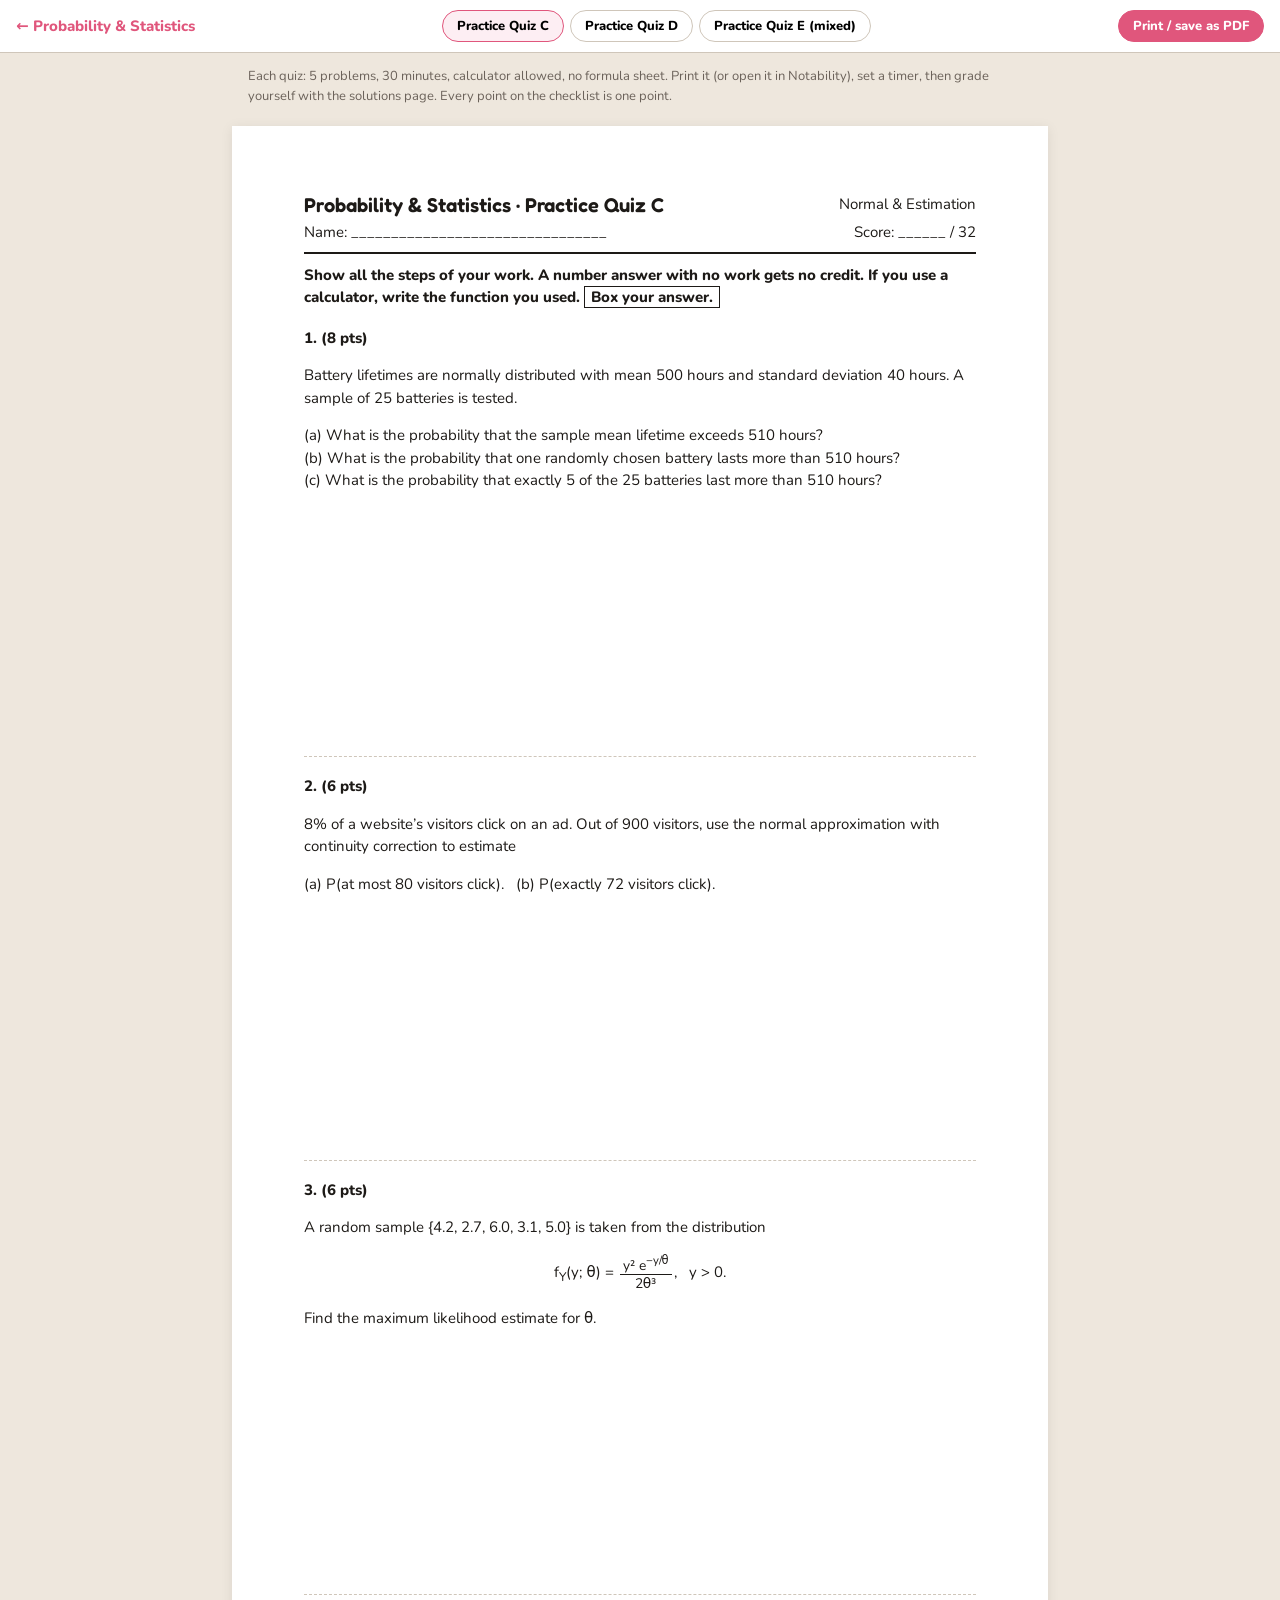
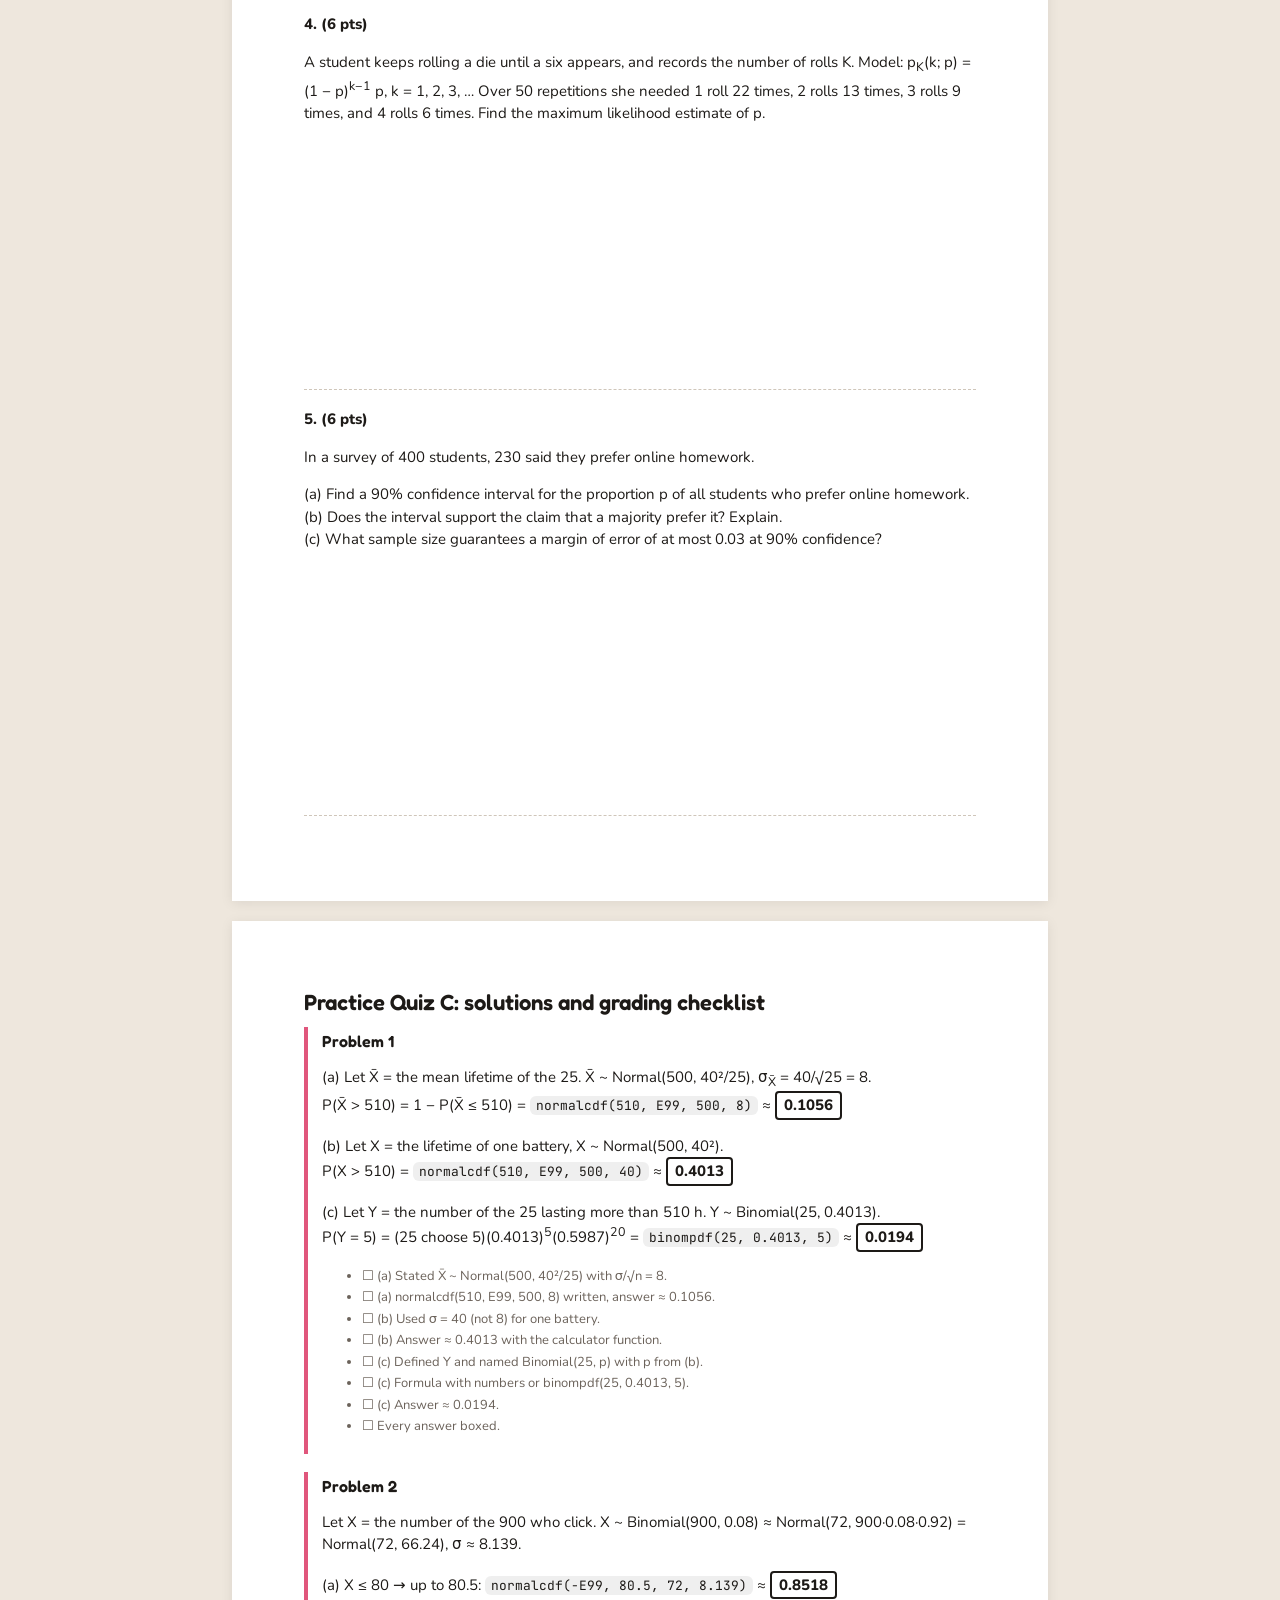
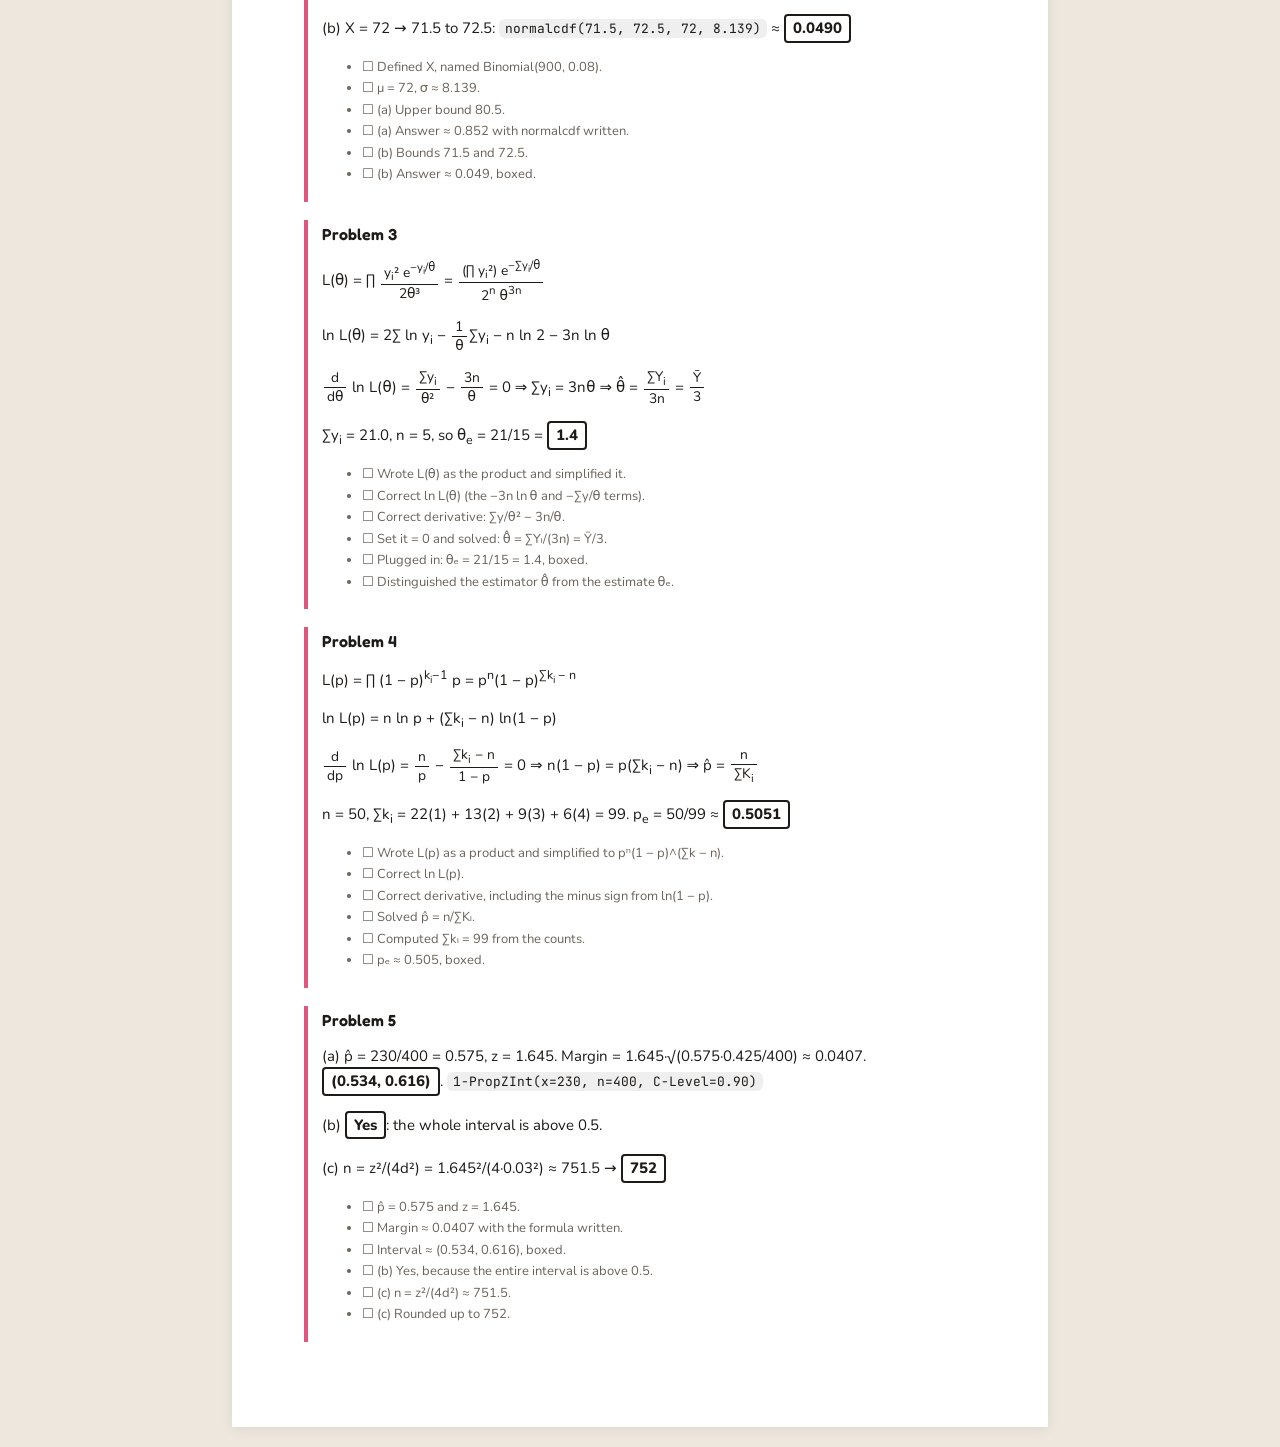
<file: cramlet/ps/practice.html>
<!DOCTYPE html>
<html lang="en">
<head>
    <meta charset="UTF-8">
    <meta name="viewport" content="width=device-width, initial-scale=1.0">
    <title>Printable Practice Quizzes · Probability &amp; Statistics · cramlet</title>
    <meta name="description" content="Printable practice quizzes on the normal curve, the CLT, the normal approximation, maximum likelihood, and confidence intervals, with full written solutions.">
    <link rel="icon" href="../favicon.svg" type="image/svg+xml">
    <link href="https://fonts.googleapis.com/css2?family=Fredoka:wght@500;600&family=Nunito:wght@400;600;700;800&family=JetBrains+Mono:wght@400&display=swap" rel="stylesheet">
    <link rel="stylesheet" href="ps.css?v=1128">
    <style>
        /* Paper first: black on white, wide margins, room to write. */
        :root { --ink: #1d1a17; --muted: #6b625a; --line: #cfc6ba; --surface: #f6f2ec; --brand: #e0567c; --brand-soft: #fdeef3; --font-body: "Nunito", system-ui, sans-serif; }
        * { box-sizing: border-box; }
        body { margin: 0; background: #eee7dd; color: var(--ink); font: 15px/1.5 var(--font-body); }
        .bar { position: sticky; top: 0; z-index: 2; display: flex; flex-wrap: wrap; gap: 8px; align-items: center; justify-content: space-between; padding: 10px max(16px, env(safe-area-inset-left)); background: #fff; border-bottom: 1px solid var(--line); }
        .bar a { color: var(--brand); font-weight: 800; text-decoration: none; }
        .bar .pick { display: flex; flex-wrap: wrap; gap: 6px; }
        .bar button { font: 800 13px var(--font-body); border: 1.5px solid var(--line); background: #fff; border-radius: 999px; padding: 6px 14px; cursor: pointer; }
        .bar button[aria-pressed="true"] { border-color: var(--brand); background: var(--brand-soft); }
        .bar button.print { background: var(--brand); color: #fff; border-color: var(--brand); }
        .sheet { background: #fff; max-width: 8.5in; margin: 20px auto; padding: 0.7in 0.75in; box-shadow: 0 2px 12px rgba(0,0,0,.08); }
        .hdr { display: grid; grid-template-columns: 1fr auto; gap: 4px 20px; border-bottom: 2px solid var(--ink); padding-bottom: 8px; margin-bottom: 10px; }
        .hdr b { font: 600 20px "Fredoka", var(--font-body); }
        .hdr .r { text-align: right; }
        .rules { font-weight: 800; margin: 8px 0 18px; }
        .rules span { border: 1.5px solid var(--ink); padding: 0 6px; }
        .prob { break-inside: avoid; margin: 0 0 16px; }
        .prob .n { font-weight: 800; }
        .space { height: 2.6in; border-bottom: 1px dashed var(--line); margin-bottom: 18px; }
        .sol { break-inside: avoid; border-left: 4px solid var(--brand); padding: 4px 0 4px 14px; margin: 0 0 18px; }
        .sol h3 { margin: 0 0 4px; font: 600 16px "Fredoka", var(--font-body); }
        .sol .chk { font-size: 13px; color: var(--muted); }
        .sol .chk li { margin: 2px 0; }
        h2.solh { font: 600 22px "Fredoka", var(--font-body); margin: 0 0 12px; }
        .pb { break-before: page; }
        .note { max-width: 8.5in; margin: 14px auto 0; padding: 0 16px; color: var(--muted); font-size: 13px; }
        @media print {
            body { background: #fff; }
            .bar, .note { display: none; }
            .sheet { box-shadow: none; margin: 0; padding: 0; max-width: none; }
            @page { margin: 0.6in; }
        }
        @media (max-width: 640px) { .sheet { padding: 24px 18px; } .space { height: 1.6in; } }
    </style>
</head>
<body>
    <div class="bar">
        <a href="./">← Probability &amp; Statistics</a>
        <div class="pick" id="pick" role="group" aria-label="Choose a quiz"></div>
        <button type="button" class="print" id="print">Print / save as PDF</button>
    </div>
    <p class="note">Each quiz: 5 problems, 30 minutes, calculator allowed, no formula sheet. Print it (or open it in Notability), set a timer, then grade yourself with the solutions page. Every point on the checklist is one point.</p>
    <div id="out"></div>

    <script src="ps.js?v=1128"></script>
    <script>
        // Collect the exam bank without loading the whole course app.
        window.BANK = {};
        window.registerExam = (concept, list) => list.forEach(q => { window.BANK[q.id] = { concept, ...q }; });
    </script>
    <script src="data/exam/work.js?v=1128"></script>
    <script>
    (function () {
        "use strict";
        const QUIZZES = {
            C: { name: "Practice Quiz C", ids: ["clt-battery", "na-clicks", "mle-gamma", "mle-geometric", "ci-prop"] },
            D: { name: "Practice Quiz D", ids: ["clt-cutoff", "na-dice", "mle-gamma2", "mle-counts", "ci-mean"] },
            E: { name: "Practice Quiz E (mixed)", ids: ["clt-tacos", "na-dice", "mle-geometric", "mle-gamma", "ci-mean"] },
        };
        const $ = s => document.querySelector(s);
        let cur = "C";
        try { cur = localStorage.getItem("cramlet.ps.paper") || "C"; } catch (e) {}
        if (!QUIZZES[cur]) cur = "C";
        function render() {
            const Q = QUIZZES[cur], probs = Q.ids.map(id => window.BANK[id]).filter(Boolean);
            const pts = q => q.checklist.length, total = probs.reduce((a, q) => a + pts(q), 0);
            $("#pick").innerHTML = Object.entries(QUIZZES).map(([k, v]) => `<button type="button" data-q="${k}" aria-pressed="${k === cur}">${v.name}</button>`).join("");
            $("#out").innerHTML = `<section class="sheet">
                <div class="hdr"><b>Probability &amp; Statistics · ${Q.name}</b><span class="r">Normal &amp; Estimation</span>
                    <span>Name: ________________________________</span><span class="r">Score: ______ / ${total}</span></div>
                <p class="rules">Show all the steps of your work. A number answer with no work gets no credit. If you use a calculator, write the function you used. <span>Box your answer.</span></p>
                ${probs.map((q, i) => `<div class="prob"><span class="n">${i + 1}. (${pts(q)} pts)</span> ${q.q}</div><div class="space"></div>`).join("")}
            </section>
            <section class="sheet pb">
                <h2 class="solh">${Q.name}: solutions and grading checklist</h2>
                ${probs.map((q, i) => `<div class="sol"><h3>Problem ${i + 1}</h3>${q.model}<ul class="chk">${q.checklist.map(c => `<li>☐ ${c}</li>`).join("")}</ul></div>`).join("")}
            </section>`;
        }
        document.addEventListener("click", e => {
            const b = e.target.closest("[data-q]");
            if (b) { cur = b.dataset.q; try { localStorage.setItem("cramlet.ps.paper", cur); } catch (err) {} render(); }
        });
        $("#print").addEventListener("click", () => window.print());
        render();
    })();
    </script>
</body>
</html>
</file>
<file: color/styles.css>
/* ---------- Reset & tokens ---------- */
* { margin: 0; padding: 0; box-sizing: border-box; }

:root {
    --bg: #FFF6E9;
    --card: #FFFFFF;
    --ink: #2D2A32;
    --ink-soft: #6B6572;
    --line: #EADFD2;

    --brand: #6C4BD6;
    --brand-dark: #563BB0;
    --brand-light: #EFE9FF;

    --good: #2FA060;
    --good-light: #DFF5E8;
    --warn: #E0553F;
    --warn-light: #FDE6E2;

    --radius: 18px;
    --radius-sm: 12px;
    --shadow: 0 2px 0 rgba(45, 42, 50, .05), 0 10px 24px -14px rgba(45, 42, 50, .3);
    --shadow-lg: 0 4px 0 rgba(45, 42, 50, .06), 0 18px 40px -18px rgba(45, 42, 50, .38);

    --font-round: 'Baloo 2', 'DM Sans', -apple-system, BlinkMacSystemFont, sans-serif;
    --font-body: 'DM Sans', -apple-system, BlinkMacSystemFont, sans-serif;
}

html, body { height: 100%; }

body {
    font-family: var(--font-body);
    color: var(--ink);
    background: var(--bg);
    background-image:
        radial-gradient(circle at 12% 8%, rgba(108, 75, 214, .07), transparent 42%),
        radial-gradient(circle at 88% 92%, rgba(47, 160, 96, .08), transparent 45%);
    overflow: hidden;
}

button { font-family: inherit; cursor: pointer; border: none; background: none; color: inherit; }

/* ---------- App shell ---------- */
.app {
    height: 100vh;
    display: flex;
    flex-direction: column;
    gap: 12px;
    padding: 12px 18px 16px;
    max-width: 1680px;
    margin: 0 auto;
}

.main {
    flex: 1 1 auto;
    min-height: 0;
    display: flex;
    gap: 16px;
}

/* ---------- Top bar ---------- */
.topbar {
    flex: 0 0 auto;
    display: flex;
    align-items: center;
    justify-content: space-between;
    gap: 16px;
}

.brand { display: flex; align-items: center; gap: 10px; }
.brand-mark { font-size: 28px; line-height: 1; }

.topbar h1 {
    font-family: var(--font-round);
    font-size: 25px;
    font-weight: 800;
    letter-spacing: -.2px;
}

.topbar-right { display: flex; align-items: center; gap: 12px; }

.grade-switch {
    display: flex;
    gap: 4px;
    background: rgba(255, 255, 255, .8);
    border: 1px solid var(--line);
    border-radius: 999px;
    padding: 4px;
}

.grade-btn {
    padding: 8px 16px;
    border-radius: 999px;
    font-size: 14px;
    font-weight: 600;
    color: var(--ink-soft);
    transition: background .15s ease, color .15s ease;
}

.grade-btn:hover { background: var(--brand-light); color: var(--brand-dark); }

.grade-btn.active {
    background: var(--brand);
    color: #fff;
    box-shadow: 0 2px 8px -2px rgba(108, 75, 214, .6);
}

/* ---------- Stage / canvas ---------- */
.stage {
    flex: 1 1 auto;
    min-width: 0;
    display: flex;
    align-items: center;
    justify-content: center;
}

.canvas-card {
    position: relative;
    height: 100%;
    max-width: 100%;
    display: flex;
    align-items: center;
    justify-content: center;
    background: var(--card);
    border: 2px solid var(--line);
    border-radius: var(--radius);
    padding: 10px;
    box-shadow: var(--shadow-lg);
    transition: border-color .25s ease, box-shadow .25s ease;
}

.canvas-card.unlocked {
    border-color: var(--good);
    box-shadow: 0 0 0 4px rgba(47, 160, 96, .18), var(--shadow-lg);
}

.canvas-wrap {
    position: relative;
    height: 100%;
    aspect-ratio: 1312 / 1199;
    max-width: 100%;
    border-radius: 10px;
    overflow: hidden;
    background: #fff;
}

.canvas-wrap canvas {
    position: absolute;
    inset: 0;
    width: 100%;
    height: 100%;
    display: block;
}

#hoverCanvas, #lineCanvas { pointer-events: none; }

.canvas-wrap.ready #paintCanvas { cursor: crosshair; }
.canvas-wrap.ready.erasing #paintCanvas { cursor: cell; }

/* Nudge shown while a problem still needs answering. Deliberately no tint -
   the child's finished coloring should always look its best. */
.canvas-lock {
    position: absolute;
    inset: 0;
    display: flex;
    align-items: flex-end;
    justify-content: center;
    padding-bottom: 16px;
    transition: opacity .25s ease;
}

.canvas-lock span {
    background: rgba(45, 42, 50, .82);
    color: #fff;
    font-size: 14px;
    font-weight: 600;
    padding: 9px 18px;
    border-radius: 999px;
}

.canvas-wrap.ready .canvas-lock { opacity: 0; }

/* Loading */
.loading {
    position: absolute;
    inset: 0;
    display: flex;
    flex-direction: column;
    align-items: center;
    justify-content: center;
    gap: 14px;
    background: var(--card);
    border-radius: var(--radius);
    font-size: 15px;
    font-weight: 600;
    color: var(--ink-soft);
    text-align: center;
    padding: 24px;
    line-height: 1.5;
}

.loading[hidden] { display: none; }

.spinner {
    width: 34px; height: 34px;
    border: 4px solid var(--brand-light);
    border-top-color: var(--brand);
    border-radius: 50%;
    animation: spin .8s linear infinite;
}

@keyframes spin { to { transform: rotate(360deg); } }

/* ---------- Sidebar ---------- */
.sidebar {
    flex: 0 0 396px;
    min-height: 0;
    display: flex;
    flex-direction: column;
    gap: 14px;
}

/* ---------- Math card ---------- */
.mathcard {
    position: relative;
    flex: 0 0 auto;
    display: flex;
    flex-direction: column;
    gap: 10px;
    background: var(--card);
    border: 2px solid var(--line);
    border-radius: var(--radius);
    padding: 20px;
    box-shadow: var(--shadow);
    transition: border-color .2s ease;
}

.mathcard.correct { border-color: var(--good); }
.mathcard.wrong { animation: shake .4s ease; }

@keyframes shake {
    0%, 100% { transform: translateX(0); }
    20% { transform: translateX(-8px); }
    40% { transform: translateX(8px); }
    60% { transform: translateX(-5px); }
    80% { transform: translateX(5px); }
}

.math-prompt {
    font-size: 12px;
    font-weight: 700;
    letter-spacing: .8px;
    text-transform: uppercase;
    color: var(--ink-soft);
}

.math-equation {
    font-family: var(--font-round);
    font-size: 44px;
    font-weight: 800;
    line-height: 1.1;
    letter-spacing: .5px;
}

/* Dot visuals for early counting */
.math-dots { display: flex; align-items: center; gap: 12px; flex-wrap: wrap; }
.math-dots:empty { display: none; }
.dot-group { display: grid; grid-template-columns: repeat(5, 1fr); gap: 5px; }
.dot {
    width: 15px; height: 15px;
    border-radius: 50%;
    background: var(--brand);
    box-shadow: inset 0 -2px 0 rgba(0, 0, 0, .12);
}
.dot.gone { background: transparent; border: 2px dashed #C9C1D6; box-shadow: none; }
.dot-op { font-family: var(--font-round); font-size: 22px; font-weight: 700; color: var(--ink-soft); }

/* Answer buttons */
.math-answers { display: grid; gap: 10px; margin-top: 4px; }
.math-answers.cols-3 { grid-template-columns: repeat(3, 1fr); }
.math-answers.cols-2 { grid-template-columns: repeat(2, 1fr); }

.answer-btn {
    padding: 16px 8px;
    background: #fff;
    border: 3px solid var(--line);
    border-radius: var(--radius-sm);
    font-family: var(--font-round);
    font-size: 32px;
    font-weight: 700;
    color: var(--ink);
    box-shadow: 0 4px 0 var(--line);
    transition: transform .1s ease, border-color .15s ease, box-shadow .1s ease, background .15s ease, opacity .2s ease;
}

.answer-btn:hover:not(:disabled) {
    border-color: var(--brand);
    box-shadow: 0 4px 0 var(--brand);
    transform: translateY(-2px);
    background: var(--brand-light);
}

.answer-btn:active:not(:disabled) { transform: translateY(2px); box-shadow: 0 1px 0 var(--line); }

.answer-btn.is-correct {
    border-color: var(--good);
    background: var(--good-light);
    box-shadow: 0 4px 0 var(--good);
    color: var(--good);
}

.answer-btn.is-wrong {
    border-color: var(--warn);
    background: var(--warn-light);
    box-shadow: 0 4px 0 var(--warn);
    color: var(--warn);
}

.answer-btn.faded { opacity: .25; pointer-events: none; }

/* Reward state */
.math-reward {
    position: absolute;
    inset: 0;
    display: flex;
    flex-direction: column;
    align-items: center;
    justify-content: center;
    gap: 2px;
    text-align: center;
    padding: 20px;
    background: var(--good-light);
    border-radius: calc(var(--radius) - 2px);
}

/* The class rule above would otherwise beat the browser's [hidden] default. */
.math-reward[hidden] { display: none; }

.reward-star { font-size: 52px; line-height: 1.1; animation: pop .45s cubic-bezier(.2, 1.4, .5, 1); }

@keyframes pop {
    0% { transform: scale(0) rotate(-45deg); }
    100% { transform: scale(1) rotate(0); }
}

.math-reward strong { font-family: var(--font-round); font-size: 30px; font-weight: 800; color: var(--good); }
.math-reward span { font-size: 15px; font-weight: 500; color: var(--ink-soft); }

/* ---------- Crayon tray ---------- */
.tray {
    flex: 1 1 auto;
    min-height: 0;
    display: flex;
    flex-direction: column;
    gap: 14px;
    background: var(--card);
    border: 2px solid var(--line);
    border-radius: var(--radius);
    padding: 18px 20px;
    box-shadow: var(--shadow);
}

.tray-title {
    font-family: var(--font-round);
    font-size: 17px;
    font-weight: 700;
    color: var(--ink-soft);
}

.crayons {
    display: grid;
    grid-template-columns: repeat(6, 1fr);
    gap: 12px 8px;
    justify-items: center;
    padding-top: 10px;   /* room for the tip and the lift on hover */
}

.crayon {
    position: relative;
    width: 42px;
    height: 58px;
    border-radius: 7px 7px 5px 5px;
    transition: transform .14s cubic-bezier(.2, 1.3, .5, 1), filter .14s ease;
    box-shadow: inset -6px 0 0 rgba(0, 0, 0, .13), inset 3px 0 0 rgba(255, 255, 255, .28), 0 3px 0 rgba(45, 42, 50, .18);
}

/* Crayon tip */
.crayon::before {
    content: '';
    position: absolute;
    left: 50%;
    top: -9px;
    transform: translateX(-50%);
    border-left: 10px solid transparent;
    border-right: 10px solid transparent;
    border-bottom: 10px solid currentColor;
    filter: brightness(.92);
}

/* Paper band */
.crayon::after {
    content: '';
    position: absolute;
    left: 0; right: 0;
    top: 16px;
    height: 20px;
    background: rgba(255, 255, 255, .32);
    border-top: 1px solid rgba(255, 255, 255, .5);
    border-bottom: 1px solid rgba(0, 0, 0, .07);
}

.crayon:hover { transform: translateY(-6px); }

.crayon.selected {
    transform: translateY(-10px);
    filter: drop-shadow(0 6px 10px rgba(45, 42, 50, .3));
}

.crayon.selected::after { box-shadow: 0 0 0 2px #fff, 0 0 0 5px var(--ink); }

.progress { margin-top: auto; display: flex; flex-direction: column; gap: 7px; }

.progress-top {
    display: flex;
    justify-content: space-between;
    align-items: baseline;
    font-size: 12px;
    font-weight: 700;
    letter-spacing: .5px;
    text-transform: uppercase;
    color: var(--ink-soft);
}

.progress-track {
    height: 12px;
    border-radius: 999px;
    background: #F1EBE3;
    overflow: hidden;
}

.progress-fill {
    height: 100%;
    width: 0;
    border-radius: 999px;
    background: linear-gradient(90deg, #FFD92E, #38B34A);
    transition: width .4s cubic-bezier(.3, 1, .5, 1);
}

.tray-tools {
    display: grid;
    grid-template-columns: repeat(3, 1fr);
    gap: 8px;
}

.tool-btn {
    display: flex;
    flex-direction: column;
    align-items: center;
    gap: 4px;
    padding: 12px 6px;
    background: #fff;
    border: 2px solid var(--line);
    border-radius: var(--radius-sm);
    font-size: 13px;
    font-weight: 700;
    color: var(--ink-soft);
    box-shadow: 0 3px 0 var(--line);
    transition: transform .1s ease, border-color .15s ease, color .15s ease, box-shadow .1s ease;
}

.tool-btn span { font-size: 20px; }

.tool-btn:hover { border-color: var(--brand); color: var(--brand-dark); box-shadow: 0 3px 0 var(--brand); }
.tool-btn:active { transform: translateY(2px); box-shadow: 0 1px 0 var(--line); }

.tool-btn.active {
    background: var(--brand);
    border-color: var(--brand-dark);
    color: #fff;
    box-shadow: 0 3px 0 var(--brand-dark);
}

.tool-btn.danger:hover { border-color: var(--warn); color: var(--warn); box-shadow: 0 3px 0 var(--warn); }

/* ---------- Confetti ---------- */
.confetti { position: fixed; inset: 0; pointer-events: none; overflow: hidden; z-index: 50; }

.confetti i {
    position: absolute;
    top: -20px;
    width: 10px;
    height: 14px;
    border-radius: 2px;
    animation: fall linear forwards;
}

@keyframes fall {
    0% { transform: translateY(0) rotate(0); opacity: 1; }
    100% { transform: translateY(105vh) rotate(720deg); opacity: .9; }
}

/* ---------- Tighter layout on short or narrow screens ---------- */
@media (max-height: 800px) {
    .math-equation { font-size: 36px; }
    .answer-btn { padding: 12px 6px; font-size: 27px; }
    .mathcard { padding: 16px; gap: 8px; }
    .crayon { width: 36px; height: 50px; }
    .topbar h1 { font-size: 21px; }
}

@media (max-width: 1180px) {
    .sidebar { flex-basis: 330px; }
    .crayons { grid-template-columns: repeat(6, 1fr); gap: 10px 4px; }
    .crayon { width: 32px; height: 46px; }
}
</file>
<file: cramlet/brand.css>
/* ========== Color tokens (light + dark). theme.js sets data-theme on <html>. ========== */
:root {
    color-scheme: light;
    --bg: #fbf7f1;
    --surface: #ffffff;
    --surface-2: #f5f0e8;
    --ink: #221d33;
    --ink-2: #4b4560;
    --muted: #7a7490;
    --line: #ebe4d8;
    --brand: #7c5cff;
    --brand-soft: #f1edff;
    --brand-line: #c9bcff;
    --good: #1f9d63;
    --good-bg: #e7f7ee;
    --good-line: #b3e6cb;
    --bad: #d64545;
    --bad-bg: #fdecec;
    --warn: #c98a00;
    --oops-bg: #fff6e6;
    --oops-line: #ffd99a;
    --code-bg: #1e2235;
    --code-ink: #e9ecf5;
    --paper: #ffffff;   /* what accent tints are mixed with */
    --deep: #000000;    /* what accent text is mixed with to stay readable */
    --track: rgba(34, 29, 51, .08);
    --mark: #ffe680;
    --glow-warm: rgba(255, 210, 120, .45);
    --glow-brand: rgba(124, 92, 255, .22);
    --hero-a: #f1ecff;
    --hero-b: #fff4e6;
    --diagram-line: #c5bfd6;
    --diagram-ink: #8a84a3;
    /* note boxes */
    --warn-ink: #b26a00; --warn-soft: #fff3d6; --warn-tint: #fffaf0; --warn-edge: #e0a100;
    --tip-ink: #23885a;  --tip-soft: #e3f6ec;
    --try-ink: #22789f;  --try-soft: #e2f2fa;
    --key-tint: #faf8ff;
    --crumb-bg: #ffe3ee; --crumb-ink: #b23d6f;
    --heat-0: #ece6dc; --heat-1: #d8ccff; --heat-2: #b3a0ff; --heat-3: #8e72ff; --heat-4: #6a49ef;
    --streak-bg: #ffe7dc; --streak-ink: #c9481f;
    --shadow: 0 1px 2px rgba(34, 29, 51, .05), 0 6px 20px rgba(34, 29, 51, .06);
    --shadow-lg: 0 14px 34px rgba(34, 29, 51, .14);
}
:root[data-theme="dark"] {
    color-scheme: dark;
    --bg: #16131f;
    --surface: #211d2d;
    --surface-2: #2a2539;
    --ink: #f2eefa;
    --ink-2: #cbc4dc;
    --muted: #9c95b1;
    --line: #383149;
    --brand: #8e72ff;
    --brand-soft: #2c2547;
    --brand-line: #5b4b9c;
    --good: #3cc488;
    --good-bg: #16302a;
    --good-line: #2b6b4f;
    --bad: #ff6f6f;
    --bad-bg: #3a1d24;
    --warn: #e6a93a;
    --oops-bg: #33291a;
    --oops-line: #6b5426;
    --code-bg: #0f0d16;
    --code-ink: #e9ecf5;
    --paper: #211d2d;
    --deep: #ffffff;
    --track: rgba(255, 255, 255, .1);
    --mark: #6d5c10;
    --glow-warm: rgba(255, 190, 90, .1);
    --glow-brand: rgba(124, 92, 255, .2);
    --hero-a: #2a2342;
    --hero-b: #2d2421;
    --diagram-line: #4f4762;
    --diagram-ink: #9c95b1;
    --warn-ink: #f0b54a; --warn-soft: #362b15; --warn-tint: #2a2418; --warn-edge: #c98a00;
    --tip-ink: #5fd39a;  --tip-soft: #17322a;
    --try-ink: #6cc3ea;  --try-soft: #15303c;
    --key-tint: #252038;
    --crumb-bg: #42202f; --crumb-ink: #ff9cc4;
    --heat-0: #2a2539; --heat-1: #3d3266; --heat-2: #5a46a8; --heat-3: #7a5ef0; --heat-4: #a28bff;
    --streak-bg: #3f2219; --streak-ink: #ff9a73;
    --shadow: 0 1px 2px rgba(0, 0, 0, .3), 0 6px 20px rgba(0, 0, 0, .25);
    --shadow-lg: 0 14px 34px rgba(0, 0, 0, .4);
}
body { transition: background-color .25s, color .25s; }

/* Sun/moon button (see theme.js) */
.theme-toggle {
    width: 40px; height: 40px; flex: none; display: inline-grid; place-items: center; cursor: pointer;
    border-radius: 50%; border: 2px solid var(--line); background: var(--surface); color: var(--ink-2);
    transition: border-color .15s, transform .2s, color .15s;
}
.theme-toggle:hover { border-color: var(--brand); color: var(--brand); transform: rotate(-15deg); }
.theme-toggle:focus-visible { outline: 3px solid var(--brand); outline-offset: 2px; }
.theme-toggle svg { width: 21px; height: 21px; }

/* cramlet logo: the mascot peeks over the wordmark. Sized in em, so set font-size on .peek. */
.peek { position: relative; display: inline-block; padding-top: 1.04em; line-height: 1; }
.peek .clip { position: absolute; left: 50%; top: 0; transform: translateX(-48%); width: 1.64em; height: 1.32em; overflow: hidden; }
.peek .clip svg { width: 1.64em; height: 1.64em; display: block; }
.peek .paws { position: absolute; left: 50%; top: 1.09em; transform: translateX(-48%); width: 1.64em; height: .36em; z-index: 2; }
.peek .paws svg { width: 100%; height: 100%; display: block; }
.peek .word { position: relative; z-index: 1; font: 700 1em/1 "Fredoka", "Nunito", system-ui, sans-serif; color: var(--brand, #7c5cff); letter-spacing: -.03em; }

/* ---------- Study buddy (see buddy.js) ---------- */

/* Button in the top bar: mini buddy + name */
.buddy-chip {
    display: inline-flex; align-items: center; gap: 6px; cursor: pointer;
    padding: 3px 12px 3px 4px; border-radius: 999px; border: 2px solid var(--line); background: var(--surface);
    font: 800 14px "Nunito", system-ui, sans-serif; color: var(--ink-2);
    transition: border-color .15s, transform .15s;
}
.buddy-chip:hover { border-color: var(--brand); transform: translateY(-1px); }
.buddy-chip:focus-visible { outline: 3px solid var(--brand); outline-offset: 2px; }
.buddy-chip .chip-av { width: 34px; height: 34px; display: block; }
.buddy-chip .chip-av svg { width: 100%; height: 100%; display: block; }

/* Crumb count on the chip (see progress.js) */
.buddy-chip .chip-crumbs {
    display: inline-flex; align-items: center; gap: 3px; margin-left: 4px; padding: 2px 9px 2px 3px;
    border-radius: 999px; background: var(--crumb-bg); color: var(--crumb-ink); font-size: 13px;
    font-variant-numeric: tabular-nums;
}
.buddy-chip .chip-crumbs svg { width: 21px; height: 21px; }

/* "+10 crumbs" that floats up from whatever earned it */
.crumb-pop {
    position: fixed; z-index: 200; pointer-events: none; white-space: nowrap;
    display: inline-flex; align-items: center; gap: 6px; padding: 5px 14px 5px 7px;
    border-radius: 999px; background: var(--crumb-bg); color: var(--crumb-ink); box-shadow: var(--shadow-lg);
    font: 800 14px "Nunito", system-ui, sans-serif;
    transform: translate(-50%, -100%); animation: crumb-float 1.6s ease-out forwards;
}
.crumb-pop svg { width: 20px; height: 20px; }
.crumb-pop .crumb-ic { width: 26px; height: 26px; }
.crumb-pop.streak { padding-left: 11px; background: var(--streak-bg); color: var(--streak-ink); }
.crumb-pop.level { padding-left: 11px; background: var(--brand); color: #fff; font-size: 16px; }
@keyframes crumb-float {
    0% { opacity: 0; transform: translate(-50%, -60%) scale(.7); }
    15% { opacity: 1; transform: translate(-50%, -110%) scale(1.05); }
    75% { opacity: 1; transform: translate(-50%, -190%); }
    100% { opacity: 0; transform: translate(-50%, -220%); }
}

/* Reactions */
.bounce { animation: buddy-bounce .6s ease; }
.wobble { animation: buddy-wobble .6s ease; }
.party { animation: buddy-party 1s ease; }
@keyframes buddy-bounce { 0%, 100% { transform: translateY(0); } 35% { transform: translateY(-14px) scaleY(1.04); } 65% { transform: translateY(0) scaleY(.94); } }
@keyframes buddy-wobble { 0%, 100% { transform: rotate(0); } 25% { transform: rotate(-7deg); } 60% { transform: rotate(5deg); } }
@keyframes buddy-party { 0%, 100% { transform: translateY(0) rotate(0); } 25% { transform: translateY(-18px) rotate(-8deg); } 55% { transform: translateY(-18px) rotate(8deg); } 80% { transform: translateY(0); } }

/* Speech bubble that points up at the buddy */
.buddy-say {
    position: relative; background: var(--brand-soft); color: var(--ink); border-radius: 14px;
    padding: 8px 12px; font: 700 14px/1.4 "Nunito", system-ui, sans-serif;
}

/* Welcome / change-buddy picker */
.buddy-dialog {
    width: min(760px, calc(100vw - 32px)); max-height: calc(100vh - 32px); padding: 0;
    border: none; border-radius: 26px; background: var(--bg); color: var(--ink);
    box-shadow: 0 30px 80px rgba(34, 29, 51, .35);
    font: 16px/1.5 "Nunito", system-ui, sans-serif;
}
.buddy-dialog::backdrop { background: rgba(34, 29, 51, .45); backdrop-filter: blur(3px); }
.bd { display: grid; gap: 18px; padding: 28px; }
.bd-head { text-align: center; display: grid; justify-items: center; gap: 4px; }
.bd-logo .peek { font-size: 52px; }
.bd-head h2 { margin: 6px 0 0; font: 700 28px/1.2 "Fredoka", "Nunito", sans-serif; }
.bd-head p { margin: 0; color: var(--ink-2); }
.bd-main { display: grid; grid-template-columns: 200px minmax(0, 1fr); gap: 22px; align-items: start; }
.bd-preview { display: grid; justify-items: center; gap: 10px; text-align: center; }
.bd-big { width: 170px; height: 170px; }
.bd-big svg { width: 100%; height: 100%; display: block; }
.bd-bubble { position: relative; background: var(--brand-soft); border-radius: 16px; padding: 10px 14px; font-weight: 700; font-size: 14px; line-height: 1.4; }
.bd-bubble::before { content: ""; position: absolute; top: -8px; left: 50%; margin-left: -8px; border: 8px solid transparent; border-top: 0; border-bottom-color: var(--brand-soft); }
.bd-controls { display: grid; gap: 8px; }
.bd-label { font-weight: 800; font-size: 14px; margin-top: 4px; }
.bd-grid { display: grid; grid-template-columns: repeat(8, minmax(0, 1fr)); gap: 6px; }
.bd-pick {
    display: grid; justify-items: center; padding: 3px 2px 4px; cursor: pointer;
    border: 2px solid var(--line); background: var(--surface); border-radius: 12px;
    font: 700 11px "Nunito", system-ui, sans-serif; color: var(--muted);
}
.bd-pick svg { width: 100%; max-width: 48px; height: auto; }
.bd-pick:hover { border-color: var(--brand-line); }
.bd-pick[aria-pressed="true"] { border-color: var(--brand); background: var(--brand-soft); color: var(--brand); }
.bd-swatches { display: flex; flex-wrap: wrap; gap: 7px; }
.bd-swatch { width: 30px; height: 30px; border-radius: 50%; border: 3px solid var(--surface); box-shadow: 0 0 0 2px var(--line); cursor: pointer; }
.bd-swatch[aria-pressed="true"] { box-shadow: 0 0 0 3px var(--brand); }
.bd #bd-name {
    font: 600 16px "Nunito", system-ui, sans-serif; padding: 10px 14px; border-radius: 12px;
    border: 2px solid var(--line); background: var(--surface); color: var(--ink); width: 100%; max-width: 320px;
}
.bd #bd-name:focus { outline: none; border-color: var(--brand); }
.bd-note { margin: 0; text-align: center; font-size: 13px; color: var(--muted); }
.bd-actions { display: flex; justify-content: flex-end; gap: 10px; flex-wrap: wrap; }
.bd-btn { font: 800 15px "Nunito", system-ui, sans-serif; padding: 11px 20px; border-radius: 14px; cursor: pointer; border: 2px solid transparent; }
.bd-btn.primary { background: var(--brand); color: #fff; box-shadow: 0 4px 0 #5a3fd6; }
.bd-btn.primary:hover { transform: translateY(-1px); }
.bd-btn.ghost { background: transparent; color: var(--ink-2); border-color: var(--line); }
.buddy-dialog button:focus-visible { outline: 3px solid var(--brand); outline-offset: 2px; }

@media (max-width: 640px) {
    .bd { padding: 20px 16px; }
    .bd-main { grid-template-columns: minmax(0, 1fr); }
    .bd-big { width: 120px; height: 120px; }
    .bd-grid { grid-template-columns: repeat(4, minmax(0, 1fr)); }
}
@media (prefers-reduced-motion: reduce) {
    .bounce, .wobble, .party { animation: none; }
    .crumb-pop { animation: crumb-fade 1.6s forwards; transform: translate(-50%, -130%); }
    @keyframes crumb-fade { 0%, 80% { opacity: 1; } 100% { opacity: 0; } }
}
</file>
<file: cramlet/styles.css>
* { box-sizing: border-box; }

body {
    margin: 0;
    min-height: 100vh;
    font: 16px/1.6 "Nunito", system-ui, sans-serif;
    color: var(--ink);
    background:
        radial-gradient(circle at 85% 0%, var(--glow-warm), transparent 35%),
        radial-gradient(circle at 0% 100%, var(--glow-brand), transparent 40%),
        var(--bg);
    background-attachment: fixed;
    -webkit-font-smoothing: antialiased;
}

.hub { max-width: 880px; margin: 0 auto; padding: 24px 24px 40px; }
.hub-top { display: flex; justify-content: flex-end; align-items: center; gap: 10px; margin-bottom: 26px; }

.hub-head { text-align: center; margin-bottom: 44px; }
.hub-logo { margin: 0 0 14px; font-size: 76px; font-weight: 700; color: var(--brand); line-height: 1; }
.hub-head p { font-size: 18px; color: var(--ink-2); margin: 0; }

.courses { display: grid; grid-template-columns: repeat(auto-fit, minmax(280px, 1fr)); gap: 18px; }

.course-card {
    display: flex; flex-direction: column; gap: 8px;
    padding: 26px; border-radius: 22px; text-decoration: none; color: inherit;
    background: var(--surface); border: 2px solid var(--line);
    box-shadow: var(--shadow);
    transition: transform .18s, border-color .18s, box-shadow .18s;
}
a.course-card:hover { transform: translateY(-5px) rotate(-.5deg); border-color: var(--c); box-shadow: 0 16px 34px color-mix(in srgb, var(--c) 25%, transparent); }
a.course-card:focus-visible { outline: 3px solid var(--c); outline-offset: 3px; }
.course-icon {
    width: 56px; height: 56px; border-radius: 17px; display: grid; place-items: center;
    color: var(--c, var(--muted)); background: color-mix(in srgb, var(--c, var(--muted)) 14%, var(--paper));
}
.course-icon svg { width: 32px; height: 32px; }
.course-title { font: 600 23px/1.2 "Fredoka", sans-serif; }
.course-desc { color: var(--ink-2); }
.course-go { margin-top: 8px; font-weight: 800; color: var(--c); }
.course-card.placeholder { border-style: dashed; background: transparent; box-shadow: none; color: var(--muted); }

.hub-foot { margin-top: 50px; text-align: center; font-size: 13px; color: var(--muted); }

@media (prefers-reduced-motion: reduce) {
    * { transition: none !important; }
}

/* ========== Dashboard (dashboard.js), layout B: buddy sidebar + main column ========== */
.hub.wide { max-width: 1120px; }
.hub-head.small { margin-bottom: 26px; }
.hub-head.small .hub-logo { font-size: 58px; margin: 0; }
.dash { display: grid; grid-template-columns: 300px minmax(0, 1fr); gap: 18px; align-items: start; }
.dash-side, .dash-main { display: grid; gap: 18px; min-width: 0; }
.dash-card {
    display: block; padding: 20px; border-radius: 22px; background: var(--surface); border: 1px solid var(--line);
    box-shadow: var(--shadow); color: inherit; text-decoration: none; min-width: 0;
}
.dlabel { display: flex; justify-content: space-between; gap: 10px; margin-bottom: 12px; font: 800 11.5px "Nunito", sans-serif; text-transform: uppercase; letter-spacing: .7px; color: var(--muted); }
.dash-note { margin: 0; font-size: 14px; color: var(--ink-2); }

/* hero */
.hero { display: grid; justify-items: center; text-align: center; gap: 6px;
    background: radial-gradient(circle at 92% 0%, var(--glow-warm), transparent 45%), radial-gradient(circle at 0% 100%, var(--glow-brand), transparent 50%), var(--surface); }
.hero-buddy { width: 140px; height: 140px; }
.hero-buddy svg { width: 100%; height: 100%; display: block; }
.hello { margin: 0; font: 700 22px/1.2 "Fredoka", sans-serif; text-wrap: balance; }
.say { margin: 0 0 8px; color: var(--ink-2); font-size: 14.5px; }
.stats { display: flex; flex-wrap: wrap; justify-content: center; gap: 6px; }
.spill { display: inline-flex; align-items: center; gap: 5px; padding: 4px 11px 4px 6px; border-radius: 999px; font: 800 13.5px "Nunito", sans-serif; font-variant-numeric: tabular-nums; }
.spill svg { width: 20px; height: 20px; }
.spill.crumbs { background: var(--crumb-bg); color: var(--crumb-ink); }
.spill.streak { background: var(--streak-bg); color: var(--streak-ink); }
.spill.level { background: var(--brand-soft); color: var(--brand); }
.lvl { width: 100%; display: grid; gap: 5px; margin-top: 10px; text-align: left; }
.lvl-bar { height: 10px; border-radius: 999px; background: var(--surface-2); overflow: hidden; }
.lvl-bar div { height: 100%; border-radius: 999px; background: linear-gradient(90deg, var(--brand), #ff9fc2); transition: width .4s; }
.lvl-note { font-size: 13px; color: var(--muted); font-weight: 700; }

/* study-days calendar */
.cal { display: grid; grid-template-columns: repeat(12, 15px); gap: 4px; justify-content: center; }
.cal .col { display: grid; grid-template-rows: repeat(7, 15px); gap: 4px; }
.cal .d, .cal-key i { width: 15px; height: 15px; border-radius: 4px; display: inline-block; }
.cal .d.future { background: transparent; }
.h0 { background: var(--heat-0); } .h1 { background: var(--heat-1); } .h2 { background: var(--heat-2); } .h3 { background: var(--heat-3); } .h4 { background: var(--heat-4); }
.cal .d.today { outline: 2px solid var(--streak-ink); outline-offset: 1px; }
.cal-key { display: flex; align-items: center; justify-content: center; gap: 4px; margin-top: 10px; font-size: 12px; font-weight: 700; color: var(--muted); }
.cal-key i { width: 11px; height: 11px; border-radius: 3px; }

/* closet */
.closet { display: grid; grid-template-columns: repeat(4, 1fr); gap: 7px; margin-bottom: 10px; }
.acc { display: grid; justify-items: center; gap: 2px; padding: 6px 2px 7px; border-radius: 14px; cursor: pointer;
    background: var(--surface-2); border: 2px solid transparent; font: 800 11.5px "Nunito", sans-serif; color: var(--ink-2); }
.acc-av { width: 52px; height: 52px; }
.acc-av svg { width: 100%; height: 100%; display: block; }
.acc:hover:not(:disabled) { border-color: var(--brand-line); }
.acc[aria-pressed="true"] { border-color: var(--brand); background: var(--brand-soft); color: var(--brand); }
.acc.locked { cursor: default; color: var(--muted); }
.acc.locked .acc-av { filter: grayscale(1); opacity: .4; }
.acc:focus-visible { outline: 3px solid var(--brand); outline-offset: 2px; }

/* continue */
.continue { display: grid; grid-template-columns: 52px minmax(0, 1fr) auto; gap: 14px; align-items: center; color: inherit; text-decoration: none; }
.c-icon { width: 52px; height: 52px; border-radius: 16px; display: grid; place-items: center; color: var(--c); background: color-mix(in srgb, var(--c) 15%, var(--paper)); }
.c-icon svg { width: 28px; height: 28px; }
.c-text { display: grid; min-width: 0; }
.c-title { font: 600 18px/1.25 "Fredoka", sans-serif; }
.c-meta { font-size: 13.5px; color: var(--muted); }
.go { font: 800 14px "Nunito", sans-serif; color: #fff; background: var(--brand); padding: 9px 16px; border-radius: 12px; white-space: nowrap; box-shadow: 0 3px 0 #5a3fd6; }
.continue:hover .go { filter: brightness(1.06); }
.continue:focus-visible { outline: 3px solid var(--brand); outline-offset: 6px; border-radius: 12px; }

/* course cards */
.dash-courses { display: grid; grid-template-columns: repeat(auto-fit, minmax(280px, 1fr)); gap: 18px; }
.dcourse { display: grid; gap: 14px; align-content: start; transition: transform .18s, border-color .18s, box-shadow .18s; }
.dcourse:hover { transform: translateY(-3px); border-color: var(--c); box-shadow: 0 14px 30px color-mix(in srgb, var(--c) 22%, transparent); }
.dcourse:focus-visible { outline: 3px solid var(--c); outline-offset: 3px; }
.dcourse.fresh { gap: 8px; }
.dc-top { display: grid; grid-template-columns: 72px minmax(0, 1fr); gap: 14px; align-items: center; }
.ring2, .dcourse .ring { width: 72px; height: 72px; border-radius: 50%; display: grid; place-items: center; background: conic-gradient(var(--c) calc(var(--p) * 1%), var(--surface-2) 0); }
.dcourse .ring > span { width: 54px; height: 54px; border-radius: 50%; background: var(--surface); display: grid; place-items: center; font: 700 17px "Fredoka", sans-serif; font-variant-numeric: tabular-nums; }
.dc-title { display: block; font: 600 18px/1.2 "Fredoka", sans-serif; }
.dc-sub { display: block; font-size: 13px; color: var(--muted); font-weight: 700; margin-top: 2px; }
.dc-desc { color: var(--ink-2); font-size: 14.5px; }
.dc-go { font-weight: 800; color: var(--c); }
.parts { display: grid; gap: 7px; }
.part { display: grid; grid-template-columns: 92px minmax(0, 1fr) 42px; gap: 10px; align-items: center; font-size: 13px; font-weight: 700; color: var(--ink-2); }
.part .bar { height: 8px; border-radius: 999px; background: var(--surface-2); overflow: hidden; }
.part .bar div { height: 100%; border-radius: 999px; background: var(--c); }
.part .num { text-align: right; color: var(--muted); font-variant-numeric: tabular-nums; }
.dots { display: flex; flex-wrap: wrap; gap: 5px; }
.dot { width: 18px; height: 18px; border-radius: 6px; background: var(--surface-2); position: relative; }
.dot::after { content: ""; position: absolute; inset: 0; border-radius: 6px; background: var(--c); opacity: var(--m); }

/* needs review */
.review { display: grid; gap: 8px; }
.ritem { display: grid; grid-template-columns: 6px minmax(0, 1fr) auto; gap: 12px; align-items: center; padding: 10px 12px; border-radius: 14px; background: var(--surface-2); color: inherit; text-decoration: none; transition: transform .15s; }
.ritem:hover { transform: translateX(3px); }
.ritem .stripe { width: 6px; height: 36px; border-radius: 4px; background: var(--c); }
.rtext { display: grid; min-width: 0; }
.rtext b { font: 600 16px "Fredoka", sans-serif; }
.why { font-size: 13px; color: var(--muted); }
.rbtn { font: 800 13px "Nunito", sans-serif; padding: 6px 12px; border-radius: 10px; background: var(--surface); border: 2px solid var(--line); }

@media (max-width: 860px) {
    .dash { grid-template-columns: minmax(0, 1fr); }
    .continue { grid-template-columns: 44px minmax(0, 1fr); }
    .go { grid-column: 1 / -1; text-align: center; }
}
</file>
<file: sort/styles.css>
/* Reset & Base Styles */
* {
    margin: 0;
    padding: 0;
    box-sizing: border-box;
}

:root {
    --primary-blue: #3B82F6;
    --primary-blue-dark: #2563EB;
    --primary-blue-light: #DBEAFE;
    --accent-yellow: #FCD34D;
    --accent-orange: #F59E0B;
    --bg-main: #F1F5F9;
    --bg-white: #FFFFFF;
    --text-primary: #1E293B;
    --text-secondary: #64748B;
    --text-muted: #94A3B8;
    --border-color: #E2E8F0;
    --code-bg: #1E293B;
    --code-text: #E2E8F0;
    --shadow-sm: 0 1px 2px rgba(0, 0, 0, 0.05);
    --shadow-md: 0 4px 6px -1px rgba(0, 0, 0, 0.1), 0 2px 4px -1px rgba(0, 0, 0, 0.06);
    --shadow-lg: 0 10px 15px -3px rgba(0, 0, 0, 0.1), 0 4px 6px -2px rgba(0, 0, 0, 0.05);
    --radius-sm: 8px;
    --radius-md: 12px;
    --radius-lg: 16px;
    --radius-full: 9999px;
}

body {
    font-family: 'DM Sans', -apple-system, BlinkMacSystemFont, sans-serif;
    background: var(--bg-main);
    color: var(--text-primary);
    min-height: 100vh;
    line-height: 1.6;
}

.container {
    max-width: 1100px;
    margin: 0 auto;
    padding: 32px 24px;
}

/* Header */
.header {
    margin-bottom: 24px;
    padding-bottom: 24px;
    border-bottom: 1px solid var(--border-color);
}

.logo {
    display: flex;
    align-items: center;
    gap: 12px;
}

.cube-icon {
    display: flex;
    align-items: center;
    justify-content: center;
}

.header h1 {
    font-size: 24px;
    font-weight: 700;
    color: var(--text-primary);
}

/* Controls Panel */
.controls-panel {
    background: var(--bg-white);
    border-radius: var(--radius-lg);
    padding: 16px 24px;
    display: flex;
    justify-content: space-between;
    align-items: center;
    margin-bottom: 24px;
    box-shadow: var(--shadow-sm);
    border: 1px solid var(--border-color);
}

.algorithm-tabs {
    display: flex;
    gap: 8px;
}

.tab {
    padding: 10px 20px;
    border: none;
    background: transparent;
    border-radius: var(--radius-sm);
    font-family: inherit;
    font-size: 14px;
    font-weight: 500;
    color: var(--text-secondary);
    cursor: pointer;
    transition: all 0.2s ease;
}

.tab:hover {
    background: var(--bg-main);
    color: var(--text-primary);
}

.tab.active {
    background: var(--primary-blue);
    color: white;
}

.playback-controls {
    display: flex;
    gap: 8px;
    align-items: center;
}

.control-btn {
    width: 40px;
    height: 40px;
    border: none;
    background: transparent;
    border-radius: var(--radius-sm);
    color: var(--text-secondary);
    cursor: pointer;
    display: flex;
    align-items: center;
    justify-content: center;
    transition: all 0.2s ease;
}

.control-btn:hover {
    background: var(--bg-main);
    color: var(--primary-blue);
}

.control-btn.active {
    background: var(--primary-blue-light);
    color: var(--primary-blue);
}

.speed-control {
    display: flex;
    align-items: center;
    gap: 8px;
    margin-left: 16px;
    padding-left: 16px;
    border-left: 1px solid var(--border-color);
}

.speed-label {
    font-size: 12px;
    color: var(--text-muted);
    white-space: nowrap;
}

.speed-slider {
    width: 80px;
    height: 4px;
    -webkit-appearance: none;
    background: var(--border-color);
    border-radius: 2px;
    outline: none;
}

.speed-slider::-webkit-slider-thumb {
    -webkit-appearance: none;
    width: 14px;
    height: 14px;
    background: var(--primary-blue);
    border-radius: 50%;
    cursor: pointer;
}

/* Visualization Panel */
.visualization-panel {
    background: var(--bg-white);
    border-radius: var(--radius-lg);
    padding: 24px;
    margin-bottom: 24px;
    box-shadow: var(--shadow-sm);
    border: 1px solid var(--border-color);
    min-height: 320px;
}

.panel-header {
    display: flex;
    justify-content: space-between;
    align-items: center;
    margin-bottom: 16px;
}

.visualization-header-row {
    display: flex;
    align-items: center;
    margin-bottom: 16px;
    gap: 24px;
}

.header-left {
    flex: 1;
}

.header-center {
    flex: 1;
    display: flex;
    justify-content: flex-end;
}

.header-right {
    width: 280px;
    flex-shrink: 0;
}

.visualization-content {
    display: flex;
    gap: 24px;
}

.array-section {
    flex: 1;
    min-width: 0;
}

.log-section {
    width: 280px;
    flex-shrink: 0;
    display: flex;
    flex-direction: column;
    align-self: flex-start;
}

.log-header {
    font-size: 14px;
    font-weight: 600;
    color: var(--text-primary);
}

.log-container {
    flex: 1;
    max-height: 280px;
    overflow-y: auto;
    padding-right: 8px;
}

.log-entry {
    font-size: 12px;
    color: var(--text-secondary);
    padding: 6px 8px;
    border-radius: var(--radius-sm);
    margin-bottom: 4px;
    background: var(--bg-main);
    line-height: 1.4;
    animation: fadeInLog 0.3s ease;
}

.log-entry.comparison {
    background: #FEF3C7;
    color: #92400E;
}

.log-entry.current {
    background: var(--primary-blue-light);
    color: var(--primary-blue-dark);
    font-weight: 500;
}

.log-entry.complete {
    background: #D1FAE5;
    color: #065F46;
}

.log-entry-number {
    font-weight: 600;
    color: var(--text-muted);
    margin-right: 6px;
}

@keyframes fadeInLog {
    from {
        opacity: 0;
        transform: translateX(10px);
    }
    to {
        opacity: 1;
        transform: translateX(0);
    }
}

/* Scrollbar styling for log */
.log-container::-webkit-scrollbar {
    width: 6px;
}

.log-container::-webkit-scrollbar-track {
    background: var(--bg-main);
    border-radius: 3px;
}

.log-container::-webkit-scrollbar-thumb {
    background: var(--border-color);
    border-radius: 3px;
}

.log-container::-webkit-scrollbar-thumb:hover {
    background: var(--text-muted);
}

.panel-title {
    font-size: 16px;
    font-weight: 600;
    color: var(--text-primary);
}

.step-counter {
    font-size: 14px;
    color: var(--text-secondary);
    background: var(--bg-main);
    padding: 6px 14px;
    border-radius: var(--radius-full);
}

/* Status message */
.status-message {
    text-align: center;
    padding: 8px 16px;
    margin-bottom: 16px;
    font-size: 14px;
    color: var(--text-secondary);
    background: var(--bg-main);
    border-radius: var(--radius-sm);
    min-height: 36px;
    display: flex;
    align-items: center;
    justify-content: center;
}

.status-message.highlight {
    background: var(--primary-blue-light);
    color: var(--primary-blue-dark);
    font-weight: 500;
}

/* Array Container - using absolute positioning for smooth animations */
.array-container {
    position: relative;
    display: flex;
    justify-content: center;
    align-items: center;
    padding: 60px 20px 40px;
    min-height: 180px;
}

.array-wrapper {
    position: relative;
    display: flex;
    gap: 12px;
}

.array-element {
    display: flex;
    flex-direction: column;
    align-items: center;
    gap: 8px;
    position: relative;
    transition: transform 0.4s ease;
}

.array-index {
    font-size: 12px;
    color: var(--text-muted);
    font-weight: 500;
}

.array-value {
    width: 60px;
    height: 60px;
    border-radius: 50%;
    display: flex;
    align-items: center;
    justify-content: center;
    font-size: 22px;
    font-weight: 700;
    border: 3px solid transparent;
    transition: all 0.3s ease;
    position: relative;
}

.array-value.default {
    background: var(--primary-blue-light);
    color: var(--primary-blue);
    border-color: var(--primary-blue);
}

.array-value.comparing {
    background: var(--accent-yellow);
    color: var(--text-primary);
    border-color: var(--accent-orange);
}

.array-value.sorted {
    background: #D1FAE5;
    color: #059669;
    border-color: #10B981;
}

.array-value.pivot {
    background: #FDE7FC;
    color: #9C0E93;
    border-color: #F711E8;
}

.array-value.active {
    background: var(--accent-yellow);
    color: var(--text-primary);
    border-color: var(--accent-orange);
}

.array-value.key {
    background: #FDE7FC;
    color: #9C0E93;
    border-color: #F711E8;
}

.array-value.moving {
    z-index: 10;
}

/* Dimmed elements (outside working range in merge sort) */
.array-element.dimmed {
    opacity: 0.35;
}

.array-element.dimmed .array-value {
    transform: scale(0.9);
}

/* Arrow indicator */
.arrow-indicator {
    position: absolute;
    top: -35px;
    left: 50%;
    transform: translateX(-50%);
    display: flex;
    flex-direction: column;
    align-items: center;
    opacity: 0;
    transition: opacity 0.3s ease;
    pointer-events: none;
}

.arrow-indicator.visible {
    opacity: 1;
}

.arrow-indicator svg {
    width: 24px;
    height: 24px;
}

.arrow-label {
    font-size: 10px;
    font-weight: 600;
    color: var(--primary-blue);
    white-space: nowrap;
}

/* Movement arrow between elements */
.movement-arrow {
    position: absolute;
    top: 50%;
    height: 2px;
    background: var(--accent-orange);
    transform-origin: left center;
    z-index: 5;
    pointer-events: none;
}

.movement-arrow::after {
    content: '';
    position: absolute;
    right: -6px;
    top: 50%;
    transform: translateY(-50%);
    border: 6px solid transparent;
    border-left-color: var(--accent-orange);
}

/* Swap arrows */
.swap-arrows {
    position: absolute;
    top: -45px;
    left: 0;
    right: 0;
    height: 40px;
    pointer-events: none;
    z-index: 20;
}

.swap-arrow {
    position: absolute;
    stroke: var(--accent-orange);
    stroke-width: 2;
    fill: none;
}

.swap-arrow-head {
    fill: var(--accent-orange);
}

/* Info Grid */
.info-grid {
    display: grid;
    grid-template-columns: 1fr 1fr;
    gap: 24px;
}

@media (max-width: 900px) {
    .visualization-header-row {
        flex-direction: column;
        align-items: flex-start;
        gap: 8px;
    }
    
    .header-left,
    .header-center,
    .header-right {
        width: 100%;
        flex: none;
    }
    
    .header-center {
        justify-content: flex-start;
    }
    
    .visualization-content {
        flex-direction: column;
    }
    
    .log-section {
        width: 100%;
    }
    
    .log-container {
        max-height: 150px;
    }
}

@media (max-width: 768px) {
    .info-grid {
        grid-template-columns: 1fr;
    }
    
    .controls-panel {
        flex-direction: column;
        gap: 16px;
    }
    
    .algorithm-tabs {
        flex-wrap: wrap;
        justify-content: center;
    }
    
    .array-wrapper {
        flex-wrap: wrap;
        justify-content: center;
    }
    
    .array-value {
        width: 50px;
        height: 50px;
        font-size: 18px;
    }
    
    .speed-control {
        margin-left: 0;
        padding-left: 0;
        border-left: none;
        margin-top: 8px;
        padding-top: 8px;
        border-top: 1px solid var(--border-color);
    }
}

.info-panel {
    background: var(--bg-white);
    border-radius: var(--radius-lg);
    padding: 24px;
    box-shadow: var(--shadow-sm);
    border: 1px solid var(--border-color);
}

/* Description Panel */
.description-panel h2 {
    font-size: 20px;
    font-weight: 700;
    color: var(--text-primary);
    margin-bottom: 12px;
}

.description-panel p {
    font-size: 14px;
    color: var(--text-secondary);
    line-height: 1.7;
    margin-bottom: 24px;
}

.complexity-section h3 {
    font-size: 14px;
    font-weight: 600;
    color: var(--text-primary);
    margin-bottom: 16px;
}

.complexity-grid {
    display: grid;
    grid-template-columns: repeat(3, 1fr);
    gap: 16px;
}

.complexity-item {
    text-align: center;
}

.complexity-label {
    display: block;
    font-size: 12px;
    color: var(--text-muted);
    margin-bottom: 4px;
}

.complexity-value {
    font-size: 16px;
    font-weight: 600;
    color: var(--text-primary);
}

/* Code Panel */
.code-panel {
    background: var(--code-bg);
    border-color: var(--code-bg);
    padding: 0;
    overflow: hidden;
}

.code-header {
    display: flex;
    justify-content: space-between;
    align-items: center;
    padding: 16px 20px;
    border-bottom: 1px solid rgba(255, 255, 255, 0.1);
}

.code-header span {
    font-size: 14px;
    color: var(--text-muted);
}

.copy-btn {
    display: flex;
    align-items: center;
    gap: 6px;
    padding: 6px 12px;
    background: rgba(255, 255, 255, 0.1);
    border: none;
    border-radius: var(--radius-sm);
    color: var(--text-muted);
    font-family: inherit;
    font-size: 12px;
    cursor: pointer;
    transition: all 0.2s ease;
}

.copy-btn:hover {
    background: rgba(255, 255, 255, 0.2);
    color: white;
}

.code-block {
    padding: 20px;
    margin: 0;
    overflow-x: auto;
    font-family: 'JetBrains Mono', monospace;
    font-size: 13px;
    line-height: 1.8;
}

.code-block code {
    color: var(--code-text);
}

/* Syntax Highlighting */
.keyword {
    color: #C792EA;
}

.function {
    color: #82AAFF;
}

.built-in {
    color: #FFCB6B;
}

.string {
    color: #C3E88D;
}

.number {
    color: #F78C6C;
}

.operator {
    color: #89DDFF;
}

.comment {
    color: #546E7A;
    font-style: italic;
}

/* Legend */
.legend {
    display: flex;
    justify-content: center;
    gap: 24px;
    margin-top: 16px;
    padding-top: 16px;
    border-top: 1px solid var(--border-color);
}

.legend-item {
    display: flex;
    align-items: center;
    gap: 8px;
    font-size: 12px;
    color: var(--text-secondary);
}

.legend-dot {
    width: 16px;
    height: 16px;
    border-radius: 50%;
    border: 2px solid;
}

.legend-dot.default {
    background: var(--primary-blue-light);
    border-color: var(--primary-blue);
}

.legend-dot.comparing {
    background: var(--accent-yellow);
    border-color: var(--accent-orange);
}

.legend-dot.sorted {
    background: #D1FAE5;
    border-color: #10B981;
}

.legend-dot.key {
    background: #FDE7FC;
    border-color: #F711E8;
}
</file>
<file: cramlet/course/styles.css>
/* ========== Tokens ========== */
:root {
    /* colors live in ../brand.css (light + dark) */
    --radius: 16px;
    --font-head: "Fredoka", "Nunito", system-ui, sans-serif;
    --font-body: "Nunito", system-ui, sans-serif;
    --font-code: "JetBrains Mono", ui-monospace, Menlo, monospace;
    --c: var(--brand); /* per-concept accent, overridden inline */
    --topbar-h: 64px;
}

* { box-sizing: border-box; }

html { scroll-padding-top: calc(var(--topbar-h) + 70px); }

body {
    margin: 0;
    background: var(--bg);
    color: var(--ink);
    font: 16px/1.6 var(--font-body);
    -webkit-font-smoothing: antialiased;
}

a { color: inherit; }
code { font-family: var(--font-code); font-size: .88em; }
:focus-visible { outline: 3px solid color-mix(in srgb, var(--c) 55%, white); outline-offset: 2px; border-radius: 8px; }

/* inline code in prose */
.prose code, .keypoints code, .compare code, .one-liner code, .code-note code, .question code,
.option code, .feedback code, .face-body code, .hier-info code, .def code {
    background: color-mix(in srgb, var(--c) 10%, var(--paper));
    color: color-mix(in srgb, var(--c) 75%, var(--deep));
    padding: 1px 6px;
    border-radius: 6px;
}

/* ========== App frame ========== */
.app { min-height: 100vh; display: flex; flex-direction: column; }

.topbar {
    position: sticky; top: 0; z-index: 20;
    display: flex; align-items: center; gap: 12px;
    height: var(--topbar-h); padding: 0 24px;
    background: color-mix(in srgb, var(--bg) 85%, transparent);
    backdrop-filter: blur(10px);
    border-bottom: 1px solid var(--line);
}
.brand { display: flex; align-items: center; gap: 8px; text-decoration: none; }
.brand .peek { font-size: 27px; margin-top: -2px; }
.topbar-sep { color: var(--line); font-size: 22px; }
.course-name { font: 600 17px var(--font-head); text-decoration: none; color: var(--ink-2); }
.course-name:hover { color: var(--ink); }

.layout { flex: 1; display: grid; grid-template-columns: 290px minmax(0, 1fr); }

.footer {
    padding: 18px 24px; text-align: center; font-size: 13px; color: var(--muted);
    border-top: 1px solid var(--line);
}
.footer a { color: var(--brand); margin-left: 8px; }

/* ========== Sidebar ========== */
.sidebar {
    position: sticky; top: var(--topbar-h); align-self: start; z-index: 15;
    height: calc(100vh - var(--topbar-h)); overflow-y: auto;
    padding: 18px 14px 30px;
    border-right: 1px solid var(--line);
}

.search { position: relative; margin-bottom: 18px; }
.search input {
    width: 100%; padding: 11px 36px 11px 38px;
    font: 600 15px var(--font-body); color: var(--ink);
    background: var(--surface); border: 2px solid var(--line); border-radius: 12px;
    transition: border-color .15s, box-shadow .15s;
}
.search input:focus { outline: none; border-color: var(--brand); box-shadow: 0 0 0 4px var(--glow-brand); }
.search-icon { position: absolute; left: 12px; top: 50%; transform: translateY(-50%); display: flex; color: var(--muted); pointer-events: none; }
.search-icon .ic { width: 18px; height: 18px; }
.search-kbd {
    position: absolute; right: 10px; top: 50%; transform: translateY(-50%);
    font: 600 12px var(--font-code); color: var(--muted);
    border: 1px solid var(--line); border-radius: 6px; padding: 0 6px; background: var(--surface-2);
}
.search input:focus ~ .search-kbd { display: none; }

.search-results {
    position: fixed; z-index: 30;
    width: 440px; max-height: 70vh; overflow-y: auto;
    background: var(--surface); border: 1px solid var(--line); border-radius: 14px;
    box-shadow: var(--shadow-lg); padding: 6px;
}
.result { display: block; padding: 10px 12px; border-radius: 10px; text-decoration: none; border-left: 4px solid transparent; }
.result.active, .result:hover { background: color-mix(in srgb, var(--c) 9%, var(--paper)); border-left-color: var(--c); }
.r-top { display: flex; align-items: center; gap: 8px; font-size: 14px; }
.r-where { margin-left: auto; font-size: 11px; font-weight: 800; text-transform: uppercase; letter-spacing: .5px; color: var(--muted); }
.r-snip { display: block; font-size: 13px; color: var(--ink-2); margin-top: 2px; line-height: 1.45; }
.r-snip mark { background: var(--mark); color: inherit; border-radius: 3px; padding: 0 2px; }
.no-results { padding: 14px; font-size: 14px; color: var(--muted); }

.nav-group { margin-bottom: 16px; }
.nav-group-title {
    display: flex; align-items: center; gap: 7px;
    font: 600 13px var(--font-head); text-transform: uppercase; letter-spacing: .8px;
    color: var(--muted); padding: 0 10px 6px;
}
.nav-item {
    display: flex; align-items: center; gap: 10px;
    padding: 8px 10px; border-radius: 10px;
    text-decoration: none; font-weight: 700; font-size: 14.5px; color: var(--ink-2);
    transition: background .15s, transform .15s;
}
.nav-item:hover { background: color-mix(in srgb, var(--c) 10%, transparent); transform: translateX(2px); }
.nav-item.active { background: color-mix(in srgb, var(--c) 16%, var(--paper)); color: var(--ink); box-shadow: inset 3px 0 0 var(--c); }
.nav-item.soon { opacity: .55; }
.nav-icon {
    width: 30px; height: 30px; flex: none; display: grid; place-items: center;
    border-radius: 9px; color: var(--c);
    background: color-mix(in srgb, var(--c) 15%, var(--paper));
}
.nav-icon .ic { width: 19px; height: 19px; }
.nav-label { flex: 1; line-height: 1.25; }

.soon-tag {
    font-size: 10.5px; font-weight: 800; text-transform: uppercase; letter-spacing: .4px;
    color: var(--muted); background: var(--surface-2); border-radius: 999px; padding: 1px 7px;
}
.status { width: 20px; height: 20px; flex: none; border-radius: 50%; display: grid; place-items: center; color: white; }
.status .ic { width: 15px; height: 15px; }
.status .ic [opacity] { display: none; } /* solid white marks only, no pale duotone fill inside the badge */
.status.got { background: var(--good); }
.status.review { background: var(--warn); }

/* ========== Main ========== */
.main { padding: 32px 48px 60px; max-width: 980px; width: 100%; }
.main:focus { outline: none; }

.btn {
    display: inline-flex; align-items: center; gap: 6px;
    padding: 9px 16px; border-radius: 12px;
    font: 700 14.5px var(--font-body); color: var(--ink); text-decoration: none;
    background: var(--surface); border: 2px solid var(--line); cursor: pointer;
    transition: transform .12s, border-color .15s, background .15s;
}
.btn:hover { border-color: var(--c); transform: translateY(-1px); }
.btn:active { transform: translateY(1px); }
.btn.primary { background: var(--c); border-color: var(--c); color: white; box-shadow: 0 4px 0 color-mix(in srgb, var(--c) 70%, black); }
.btn.primary:hover { filter: brightness(1.05); }
.btn.primary:active { box-shadow: 0 1px 0 color-mix(in srgb, var(--c) 70%, black); transform: translateY(3px); }
.btn.ghost { border-color: transparent; background: transparent; }

/* ---- Home ---- */
.hero {
    display: flex; align-items: center; gap: 32px;
    padding: 32px 36px; margin-bottom: 34px;
    border-radius: 24px;
    background:
        radial-gradient(circle at 92% 10%, var(--glow-warm), transparent 40%),
        radial-gradient(circle at 10% 100%, var(--glow-brand), transparent 45%),
        linear-gradient(135deg, var(--hero-a), var(--hero-b));
    border: 1px solid var(--line);
}
.hero-text { flex: 1; }
.hero h1 { font: 700 38px/1.1 var(--font-head); margin: 0 0 10px; letter-spacing: -.5px; }
.hero p { margin: 0 0 8px; font-size: 17px; color: var(--ink-2); }
.hero .hero-meta { font-size: 14px; font-weight: 700; color: var(--muted); margin-bottom: 18px; }

.ring {
    --size: 130px;
    width: var(--size); height: var(--size); flex: none; border-radius: 50%;
    background: conic-gradient(var(--good) calc(var(--pct) * 1%), var(--track) 0);
    display: grid; place-items: center;
}
.ring-inner {
    width: calc(var(--size) - 22px); height: calc(var(--size) - 22px); border-radius: 50%;
    background: var(--surface); display: grid; place-items: center; text-align: center; line-height: 1.1;
}
.ring-inner b { font: 700 32px var(--font-head); display: block; }
.ring-inner span { font-size: 12px; font-weight: 700; color: var(--muted); }

.home-group { margin-bottom: 28px; }
.home-group h2 { display: flex; align-items: center; gap: 8px; font: 600 20px var(--font-head); margin: 0 0 12px; }
.card-grid { display: grid; grid-template-columns: repeat(auto-fill, minmax(210px, 1fr)); gap: 14px; }
.concept-card {
    position: relative; overflow: hidden;
    display: flex; flex-direction: column; gap: 10px;
    padding: 18px; min-height: 140px;
    background: var(--surface); border: 2px solid var(--line); border-radius: var(--radius);
    text-decoration: none; box-shadow: var(--shadow);
    transition: transform .18s, border-color .18s, box-shadow .18s;
}
.concept-card::after {
    content: ""; position: absolute; right: -30px; top: -30px; width: 90px; height: 90px; border-radius: 50%;
    background: color-mix(in srgb, var(--c) 14%, transparent); transition: transform .3s;
}
.concept-card:hover { transform: translateY(-4px) rotate(-.4deg); border-color: var(--c); box-shadow: 0 12px 28px color-mix(in srgb, var(--c) 22%, transparent); }
.concept-card:hover::after { transform: scale(1.6); }
.concept-card.soon { opacity: .6; box-shadow: none; }
.card-icon {
    width: 46px; height: 46px; border-radius: 14px; display: grid; place-items: center; position: relative; z-index: 1;
    color: var(--c); background: color-mix(in srgb, var(--c) 16%, var(--paper));
}
.card-icon .ic { width: 27px; height: 27px; }
.card-title { font: 600 17px/1.25 var(--font-head); position: relative; z-index: 1; }
.card-meta { margin-top: auto; display: flex; align-items: center; gap: 5px; flex-wrap: wrap; position: relative; z-index: 1; }

/* ---- Lecture chips ---- */
.chips { display: flex; gap: 6px; flex-wrap: wrap; }
.lec-chip {
    display: inline-block; font: 800 12px/1 var(--font-body);
    padding: 5px 9px; border-radius: 999px;
    color: color-mix(in srgb, var(--c) 80%, var(--deep));
    background: color-mix(in srgb, var(--c) 13%, var(--paper));
    border: 1px solid color-mix(in srgb, var(--c) 25%, var(--paper));
    cursor: help; vertical-align: middle;
}
.lec-chip.small { font-size: 10.5px; padding: 3px 7px; }

/* ---- Concept page ---- */
.concept-head { display: flex; align-items: center; gap: 18px; margin-bottom: 18px; }
.concept-icon {
    width: 72px; height: 72px; flex: none; border-radius: 22px;
    display: grid; place-items: center; color: var(--c);
    background: color-mix(in srgb, var(--c) 16%, var(--paper));
    border: 2px solid color-mix(in srgb, var(--c) 30%, var(--paper));
    transform: rotate(-4deg);
}
.concept-icon .ic { width: 42px; height: 42px; }
.concept-group { display: flex; align-items: center; gap: 6px; font: 600 13px var(--font-head); text-transform: uppercase; letter-spacing: .8px; color: var(--muted); }
.concept-head h1 { font: 700 32px/1.15 var(--font-head); margin: 2px 0 8px; letter-spacing: -.3px; }

.one-liner {
    position: relative; padding: 18px 20px 16px; margin-bottom: 22px;
    font-size: 17px; line-height: 1.55;
    background: color-mix(in srgb, var(--c) 8%, var(--paper));
    border: 2px dashed color-mix(in srgb, var(--c) 35%, var(--paper));
    border-radius: var(--radius);
}
.one-liner-label {
    position: absolute; top: -11px; left: 16px;
    font: 700 11.5px var(--font-body); text-transform: uppercase; letter-spacing: .7px;
    padding: 2px 10px; border-radius: 999px; background: var(--c); color: white;
}

.tabs {
    position: sticky; top: var(--topbar-h); z-index: 10;
    display: flex; gap: 6px; padding: 8px 0; margin-bottom: 18px;
    background: var(--bg);
}
.tab {
    display: inline-flex; align-items: center; gap: 7px;
    padding: 9px 18px; border-radius: 12px; text-decoration: none;
    font: 600 16px var(--font-head); color: var(--ink-2);
    border: 2px solid transparent; transition: background .15s, color .15s;
}
.tab:hover { background: color-mix(in srgb, var(--c) 9%, transparent); color: var(--ink); }
.tab.active { background: var(--surface); border-color: var(--c); color: var(--ink); box-shadow: 0 3px 0 var(--c); }

.tab-panel { animation: rise .25s ease-out; }
@keyframes rise { from { opacity: 0; transform: translateY(6px); } to { opacity: 1; transform: none; } }

.panel-title { font: 600 21px var(--font-head); margin: 6px 0 12px; }

/* Summary */
.keypoints { list-style: none; padding: 0; margin: 0 0 26px; display: grid; gap: 10px; }
.keypoints li {
    display: flex; align-items: flex-start; gap: 12px;
    padding: 13px 16px; background: var(--surface);
    border: 1px solid var(--line); border-left: 5px solid var(--c); border-radius: 12px;
}
.kp-text { flex: 1; }

.table-wrap { overflow-x: auto; border-radius: var(--radius); border: 1px solid var(--line); box-shadow: var(--shadow); }
.compare { width: 100%; border-collapse: collapse; background: var(--surface); font-size: 15px; }
.compare th, .compare td { padding: 11px 14px; text-align: left; border-bottom: 1px solid var(--line); vertical-align: top; }
.compare thead th { background: var(--c); color: white; font: 600 15px var(--font-head); border-bottom: none; }
.compare tbody th { font-weight: 800; background: var(--surface-2); white-space: nowrap; }
.compare tbody tr:last-child > * { border-bottom: none; }
.compare tbody tr:hover td { background: color-mix(in srgb, var(--c) 5%, var(--paper)); }

/* Details */
.toc {
    display: flex; flex-wrap: wrap; align-items: center; gap: 8px;
    padding: 12px 14px; margin-bottom: 20px;
    background: var(--surface-2); border-radius: 12px;
}
.toc-label { font-size: 12px; font-weight: 800; text-transform: uppercase; letter-spacing: .5px; color: var(--muted); margin-right: 4px; }
.toc a {
    font-size: 13.5px; font-weight: 700; text-decoration: none;
    padding: 4px 10px; border-radius: 999px; background: var(--surface); border: 1px solid var(--line);
}
.toc a:hover { border-color: var(--c); color: color-mix(in srgb, var(--c) 80%, var(--deep)); }

.detail {
    padding: 20px 24px; margin-bottom: 16px;
    background: var(--surface); border: 1px solid var(--line); border-radius: var(--radius);
    transition: box-shadow .4s, border-color .4s;
}
.detail.flash { border-color: var(--c); box-shadow: 0 0 0 5px color-mix(in srgb, var(--c) 20%, transparent); }
.detail h3 { font: 600 20px var(--font-head); margin: 0 0 8px; display: flex; align-items: center; gap: 8px; flex-wrap: wrap; }
/* "Your turn": practice at the end of a Details section (course/app.js) */
.your-turn {
    margin-top: 18px; padding: 14px 16px 16px; border-radius: 14px;
    background: color-mix(in srgb, var(--c, var(--brand)) 6%, var(--paper));
    border: 2px dashed color-mix(in srgb, var(--c, var(--brand)) 45%, var(--line));
}
.yt-head { display: flex; align-items: center; gap: 8px; flex-wrap: wrap; margin-bottom: 8px; }
.yt-head .ic { width: 20px; height: 20px; color: var(--c, var(--brand)); }
.yt-label { font: 600 17px var(--font-head); color: color-mix(in srgb, var(--c, var(--brand)) 80%, var(--deep)); }
.yt-title { font-weight: 800; color: var(--ink-2); }
.yt-title::before { content: "·"; margin-right: 8px; color: var(--muted); }
.your-turn > .prose { margin-bottom: 12px; }
.your-turn > .prose > :first-child { margin-top: 0; }
.your-turn > .prose > :last-child { margin-bottom: 0; }
.prose p { margin: 0 0 10px; }
.prose ul, .prose ol { margin: 0 0 10px; padding-left: 22px; }
.prose li { margin-bottom: 4px; }
.prose h4 { font: 600 16px var(--font-head); margin: 16px 0 6px; }

.def-grid { display: grid; grid-template-columns: repeat(3, 1fr); gap: 12px; margin: 6px 0 4px; }
.def { padding: 14px; border-radius: 12px; background: var(--surface-2); }
.def p { margin: 8px 0 0; font-size: 14.5px; }
.def-tag { display: inline-block; font: 700 12.5px var(--font-code); padding: 3px 9px; border-radius: 8px; color: white; }
.def-tag.iface, .sw.interface { background: #7c5cff; }
.def-tag.abs, .sw.abstract { background: #f08a24; }
.def-tag.conc, .sw.class { background: #1f9d63; }

/* Code */
.code-ex { margin-bottom: 26px; }
.code-ex h3 { font: 600 19px var(--font-head); margin: 0 0 10px; display: flex; align-items: center; gap: 8px; }
.codeblock {
    position: relative; border-radius: 14px; overflow: hidden;
    background: var(--code-bg); border: 2px solid color-mix(in srgb, var(--c) 55%, var(--code-bg));
    box-shadow: 0 8px 22px rgba(30, 34, 53, .22);
}
.codeblock::before {
    content: "● ● ●"; display: block; padding: 7px 14px 0;
    font-size: 10px; letter-spacing: 2px; color: #5b6385;
}
.codeblock pre { margin: 0; padding: 8px 18px 16px; overflow-x: auto; }
.codeblock code { font-size: 13.5px; line-height: 1.65; color: var(--code-ink); background: none; padding: 0; }
.copy-btn {
    position: absolute; top: 8px; right: 10px;
    font: 700 12px var(--font-body); color: #c9cfe6;
    background: rgba(255, 255, 255, .08); border: 1px solid rgba(255, 255, 255, .15);
    border-radius: 8px; padding: 3px 10px; cursor: pointer;
}
.copy-btn:hover { background: rgba(255, 255, 255, .16); color: white; }
.tok-k { color: #c792ea; }
.tok-s { color: #a5e3a1; }
.tok-a { color: #ffcb6b; }
.tok-c { color: #8690b3; font-style: italic; }
.tok-n { color: #f78c6c; }
.code-note { margin: 10px 2px 0; font-size: 15px; color: var(--ink-2); }

/* ---- Practice ---- */
.seg { display: inline-flex; gap: 4px; padding: 4px; background: var(--surface-2); border-radius: 14px; margin-bottom: 20px; }
.seg-btn {
    display: inline-flex; align-items: center; gap: 6px;
    font: 600 15px var(--font-head); color: var(--ink-2);
    padding: 8px 16px; border: none; border-radius: 10px; background: transparent; cursor: pointer;
}
.seg-btn.active { background: var(--surface); color: var(--ink); box-shadow: var(--shadow); }
.seg-btn .count { font: 800 11px var(--font-body); background: color-mix(in srgb, var(--c) 18%, var(--paper)); border-radius: 999px; padding: 1px 7px; margin-left: 4px; }

/* Flashcards */
.flash-wrap { display: flex; flex-direction: column; align-items: center; gap: 16px; }
.flashcard {
    position: relative; width: min(560px, 100%); height: 290px;
    border: none; padding: 0; background: none; cursor: pointer;
    perspective: 1200px; font: inherit; color: inherit;
}
.face {
    position: absolute; inset: 0; display: flex; flex-direction: column; align-items: center; justify-content: center;
    padding: 30px 36px; text-align: center; border-radius: 22px;
    backface-visibility: hidden; transition: transform .55s cubic-bezier(.3, 1.3, .5, 1);
    box-shadow: var(--shadow-lg);
}
.face.front {
    background: linear-gradient(145deg, var(--surface), color-mix(in srgb, var(--c) 10%, var(--paper)));
    border: 2px solid color-mix(in srgb, var(--c) 30%, var(--paper));
}
.face.back {
    background: linear-gradient(145deg, var(--c), color-mix(in srgb, var(--c) 70%, #ff9d6c));
    color: white; transform: rotateY(180deg);
}
.flashcard.flipped .front { transform: rotateY(-180deg); }
.flashcard.flipped .back { transform: rotateY(0); }
.face-label {
    position: absolute; top: 16px; left: 20px;
    font-size: 11.5px; font-weight: 800; text-transform: uppercase; letter-spacing: .8px; opacity: .7;
}
.front .face-body { font: 600 26px/1.3 var(--font-head); }
.back .face-body { font-size: 18px; line-height: 1.55; }
.back .face-body code { background: rgba(255, 255, 255, .22); color: white; }
.hint { position: absolute; bottom: 14px; font-size: 12.5px; color: var(--muted); font-weight: 700; }
.flash-controls { display: flex; align-items: center; gap: 10px; }
.flash-count { font: 600 16px var(--font-head); min-width: 64px; text-align: center; }
.dots { display: flex; gap: 6px; }
.dot { width: 8px; height: 8px; border-radius: 50%; background: var(--line); transition: background .2s, transform .2s; }
.dot.on { background: var(--c); transform: scale(1.3); }

/* Quiz */
.quiz { max-width: 720px; }
.quiz-progress { display: flex; align-items: center; gap: 12px; font-size: 13.5px; font-weight: 800; color: var(--muted); margin-bottom: 14px; }
.quiz-progress .bar { flex: 1; height: 8px; background: var(--surface-2); border-radius: 999px; overflow: hidden; }
.quiz-progress .bar div { height: 100%; background: var(--c); border-radius: 999px; transition: width .3s; }
.question { font: 600 21px/1.4 var(--font-head); margin-bottom: 16px; }
.quiz .codeblock { margin-bottom: 16px; }
.options { display: grid; gap: 10px; }
.option {
    display: flex; align-items: center; gap: 12px; text-align: left;
    padding: 13px 16px; font: 600 15.5px var(--font-body); color: var(--ink);
    background: var(--surface); border: 2px solid var(--line); border-radius: 14px; cursor: pointer;
    transition: transform .12s, border-color .15s, background .15s;
}
.option:hover:not(:disabled) { border-color: var(--c); transform: translateX(3px); }
.opt-letter {
    width: 28px; height: 28px; flex: none; display: grid; place-items: center;
    border-radius: 8px; font: 700 14px var(--font-head);
    background: color-mix(in srgb, var(--c) 14%, var(--paper)); color: color-mix(in srgb, var(--c) 80%, var(--deep));
}
.option:disabled, .bug-line:disabled { cursor: default; }
.option.correct, .bug-line.correct { border-color: var(--good); background: var(--good-bg); }
.option.correct .opt-letter { background: var(--good); color: white; }
.option.wrong, .bug-line.wrong { border-color: var(--bad); background: var(--bad-bg); animation: shake .35s; }
.option.wrong .opt-letter { background: var(--bad); color: white; }
.opt-why { display: block; margin-top: 4px; font: 500 14px/1.4 var(--font-body); color: var(--muted); }
.option.wrong .opt-why { color: var(--ink); }
@keyframes shake { 25% { transform: translateX(-5px); } 75% { transform: translateX(5px); } }

.bug-code { background: var(--code-bg); border-radius: 14px; padding: 10px 0; overflow-x: auto; }
.bug-line {
    display: flex; align-items: center; gap: 14px; width: 100%; text-align: left;
    padding: 3px 16px; background: transparent; border: none; border-left: 4px solid transparent;
    color: var(--code-ink); cursor: pointer; font: inherit;
}
.bug-line code { font-size: 13.5px; white-space: pre; }
.bug-line .ln { width: 18px; flex: none; text-align: right; font: 12px var(--font-code); color: #5b6385; }
.bug-line:hover:not(:disabled) { background: rgba(255, 255, 255, .07); border-left-color: #ffcb6b; }
.bug-line.correct { background: rgba(31, 157, 99, .28); border-left-color: #5be3a0; }
.bug-line.wrong { background: rgba(214, 69, 69, .3); border-left-color: #ff7b7b; }

.feedback { margin-top: 16px; padding: 14px 16px; border-radius: 14px; font-size: 15.5px; animation: rise .25s; }
.feedback.good { background: var(--good-bg); border: 2px solid var(--good-line); }
.feedback.bad { background: var(--oops-bg); border: 2px solid var(--oops-line); }
.quiz-next { margin-top: 16px; }

.quiz-end { text-align: center; padding: 30px 20px; background: var(--surface); border: 1px solid var(--line); border-radius: 22px; max-width: 620px; }
.end-buddy { width: 130px; height: 130px; margin: 0 auto; }
.end-buddy svg { width: 100%; height: 100%; display: block; }
.end-say { display: inline-block; margin: 4px 0 0; }
@keyframes pop { from { transform: scale(.3); } to { transform: scale(1); } }
.quiz-end h3 { font: 700 26px var(--font-head); margin: 10px 0 4px; }
.quiz-end p { color: var(--ink-2); margin: 0 0 12px; }
.missed { text-align: left; max-width: 480px; margin: 0 auto 16px; font-size: 14.5px; color: var(--ink-2); }
.end-actions { display: flex; gap: 10px; justify-content: center; }

/* Celebration burst */
.burst {
    position: fixed; z-index: 100; pointer-events: none; display: flex;
    transform: translate(-50%, -50%);
    animation: burst .85s ease-out forwards;
}
@keyframes burst {
    to { transform: translate(calc(-50% + var(--dx)), calc(-50% + var(--dy))) scale(.6); opacity: 0; }
}

/* ---- Hierarchy explorer ---- */
.hierarchy { margin-top: 14px; padding: 18px; border-radius: 16px; background: var(--surface-2); }
.hier-legend { display: flex; flex-wrap: wrap; gap: 16px; font-size: 13px; font-weight: 700; color: var(--ink-2); margin-bottom: 14px; }
.hier-legend span { display: inline-flex; align-items: center; gap: 6px; }
.sw { width: 14px; height: 14px; border-radius: 4px; display: inline-block; }
.ln-solid, .ln-dashed { width: 26px; height: 0; display: inline-block; border-top: 2px solid var(--diagram-ink); }
.ln-dashed { border-top-style: dashed; }

.hier-stage { position: relative; display: flex; flex-direction: column; gap: 34px; padding: 6px 0; }
.hier-lines { position: absolute; inset: 0; pointer-events: none; overflow: visible; }
.hier-lines path { fill: none; stroke: var(--diagram-line); stroke-width: 2; transition: stroke .2s, stroke-width .2s; }
.hier-lines path.dashed { stroke-dasharray: 5 5; }
.hier-lines path.on { stroke: var(--c); stroke-width: 3; }
.hier-row { display: flex; justify-content: center; gap: 16px; flex-wrap: wrap; position: relative; z-index: 1; }

.hnode {
    display: flex; flex-direction: column; align-items: center; gap: 1px;
    padding: 8px 14px; min-width: 120px;
    background: var(--surface); border: 2px solid; border-radius: 12px; cursor: pointer;
    font: inherit; color: var(--ink);
    transition: transform .15s, opacity .2s, box-shadow .2s;
}
.hnode:hover { transform: translateY(-2px); }
.hnode.interface { border-color: #7c5cff; }
.hnode.abstract { border-color: #f08a24; }
.hnode.class { border-color: #1f9d63; }
.hkind { font: 600 10.5px var(--font-code); color: var(--muted); }
.hname { font: 600 14.5px var(--font-head); }
.hnode.dim { opacity: .35; }
.hnode.ancestor { box-shadow: 0 0 0 4px color-mix(in srgb, var(--c) 22%, transparent); }
.hnode.selected { background: var(--c); color: white; border-color: var(--c); transform: scale(1.07); box-shadow: 0 8px 20px color-mix(in srgb, var(--c) 35%, transparent); }
.hnode.selected .hkind { color: rgba(255, 255, 255, .8); }

.hier-info { margin-top: 18px; padding: 16px 18px; background: var(--surface); border-radius: 14px; border: 1px solid var(--line); min-height: 76px; }
.hier-info p { margin: 0 0 8px; }
.hier-placeholder { color: var(--muted); }
.hi-head { font: 600 19px var(--font-head); margin-bottom: 6px; }
.hkind-pill { font: 600 11.5px var(--font-code); color: white; padding: 2px 8px; border-radius: 6px; vertical-align: middle; }
.hkind-pill.interface { background: #7c5cff; }
.hkind-pill.abstract { background: #f08a24; }
.hkind-pill.class { background: #1f9d63; }
.method-list { display: flex; flex-wrap: wrap; gap: 8px; margin-bottom: 8px; }
.method { display: inline-flex; flex-direction: column; padding: 6px 10px; border-radius: 10px; background: var(--surface-2); }
.method small { font-size: 11px; color: var(--muted); font-weight: 700; }
.muted { color: var(--muted); font-size: 14px; }

/* ---- Concept footer ---- */
.concept-foot { margin-top: 36px; padding-top: 22px; border-top: 2px dashed var(--line); display: grid; gap: 14px; }
.feel, .related { display: flex; align-items: center; gap: 10px; flex-wrap: wrap; font-weight: 700; color: var(--ink-2); }
.pill {
    font: 700 14px var(--font-body); padding: 7px 14px; border-radius: 999px; cursor: pointer;
    background: var(--surface); border: 2px solid var(--line); color: var(--ink-2);
    transition: transform .12s, background .15s, border-color .15s;
}
.pill:hover { transform: translateY(-1px); }
.pill.got.on { background: var(--good); border-color: var(--good); color: white; }
.pill.review.on { background: var(--warn); border-color: var(--warn); color: white; }
.related-chip {
    display: inline-flex; align-items: center; gap: 6px;
    text-decoration: none; font-size: 14px; padding: 6px 12px; border-radius: 999px;
    background: color-mix(in srgb, var(--c) 12%, var(--paper)); border: 1px solid color-mix(in srgb, var(--c) 30%, var(--paper));
}
.related-chip:hover { border-color: var(--c); }

/* ---- Coming soon ---- */
.empty { text-align: center; padding: 50px 20px; background: var(--surface); border: 2px dashed var(--line); border-radius: 22px; }
.empty-icon { color: var(--muted); }
.empty-icon .ic { width: 56px; height: 56px; }
.empty h2 { font: 700 26px var(--font-head); margin: 8px 0; }
.empty p { color: var(--ink-2); margin: 0 0 18px; }

/* ========== Smaller screens (basic support; full mobile pass later) ========== */
@media (max-width: 900px) {
    .layout { grid-template-columns: minmax(0, 1fr); }
    .sidebar { position: static; height: auto; border-right: none; border-bottom: 1px solid var(--line); }
    .main { padding: 24px 18px 48px; }
    .def-grid { grid-template-columns: 1fr; }
    .hero { flex-direction: column-reverse; align-items: flex-start; }
    .search-results { width: calc(100vw - 32px); }
    .tabs { overflow-x: auto; }
}

@media (prefers-reduced-motion: reduce) {
    *, *::before, *::after { animation: none !important; transition: none !important; }
}

/* ========== Icons (Phosphor duotone, see ../icons.js) ========== */
.ic { width: 1.15em; height: 1.15em; flex: none; vertical-align: -0.2em; }
.burst .ic { width: 20px; height: 20px; }
.nav-group-title .ic { width: 16px; height: 16px; }
.home-group h2 .ic { width: 22px; height: 22px; color: var(--muted); }
.concept-group .ic { width: 15px; height: 15px; }
.tab, .seg-btn, .pill, .btn, .related-chip { display: inline-flex; align-items: center; gap: 6px; }
.tab .ic { color: var(--c); }
.related-chip .ic { color: var(--c); }
.r-icon { display: inline-flex; color: var(--c); }
.r-icon .ic { width: 17px; height: 17px; }

/* Small icons inside the notes: <i data-icon="yes|no|key|tip|warn"> */
.inline-ic { display: inline-flex; vertical-align: -0.18em; font-style: normal; }
.inline-ic .ic { width: 1.1em; height: 1.1em; vertical-align: 0; }
.ic-yes { color: var(--good); }
.ic-no { color: var(--bad); }
.ic-key { color: var(--brand); }
.ic-tip { color: var(--tip-ink); }
.ic-warn { color: var(--warn-ink); }

/* Note boxes: <p class="callout warn|key|tip|try"> */
.callout {
    --fg: var(--brand); --bg-c: var(--brand-soft);
    display: grid; grid-template-columns: auto minmax(0, 1fr); gap: 10px; align-items: start;
    margin: 14px 0; padding: 12px 16px; border-radius: 14px; background: var(--bg-c); color: var(--ink);
}
.callout.warn { --fg: var(--warn-ink); --bg-c: var(--warn-soft); }
.callout.key { --fg: var(--brand); --bg-c: var(--brand-soft); }
.callout.tip { --fg: var(--tip-ink); --bg-c: var(--tip-soft); }
.callout.try { --fg: var(--try-ink); --bg-c: var(--try-soft); }
.callout-ic { width: 22px; height: 22px; color: var(--fg); margin-top: 1px; }
.callout-label { display: block; font: 800 12px var(--font-body); text-transform: uppercase; letter-spacing: .6px; color: var(--fg); margin-bottom: 1px; }
.code-note.callout { font-size: 15px; margin-top: 10px; }

/* Key ideas that are warnings or key points */
.keypoints li.kp-warn { border-left-color: var(--warn-edge); background: var(--warn-tint); }
.keypoints li.kp-key { border-left-color: var(--brand); background: var(--key-tint); }
.kp-ic { width: 22px; height: 22px; margin-top: 1px; }
.kp-warn .kp-ic { color: var(--warn-ink); }
.kp-key .kp-ic { color: var(--brand); }

/* ========== Study buddy reactions (see ../buddy.js) ========== */
.topbar .theme-toggle { margin-left: auto; }
.feedback:not([hidden]) { display: grid; grid-template-columns: 64px minmax(0, 1fr); gap: 12px; align-items: start; }
.fb-av { width: 64px; height: 64px; display: block; }
.fb-av svg { width: 100%; height: 100%; display: block; }
.fb-text { min-width: 0; }
.flash-buddy { display: flex; align-items: center; gap: 10px; justify-content: center; margin-top: 14px; }
.flash-buddy .fb-av { width: 56px; height: 56px; flex: none; }

/* "Show the example" panel: a shared lecture example a question refers to (question.ref) */
.example-ref {
    min-width: 0; /* let wide code scroll inside the panel instead of stretching the question */
    margin: 0 0 16px; border: 2px dashed color-mix(in srgb, var(--c, #7c5cff) 45%, var(--line));
    border-radius: 14px; padding: 10px 14px; background: color-mix(in srgb, var(--c, #7c5cff) 6%, var(--paper));
}
.example-ref > summary {
    cursor: pointer; font: 700 14.5px var(--font-body); color: color-mix(in srgb, var(--c, #7c5cff) 70%, var(--deep));
    display: flex; align-items: center; gap: 8px; list-style: none;
}
.example-ref > summary::-webkit-details-marker { display: none; }
.example-ref > summary svg { width: 18px; height: 18px; }
.example-ref[open] > summary { margin-bottom: 10px; }
.example-ref > p { margin: 0 0 10px; font-size: 15px; }

/* ========== Night-before review ========== */
.review-hero { padding: 24px 28px; border-radius: 24px; border: 1px solid var(--line); background: linear-gradient(135deg, color-mix(in srgb, var(--brand) 14%, var(--paper)), color-mix(in srgb, #ffc94d 16%, var(--paper))); }
.review-hero h1 { display: flex; align-items: center; gap: 10px; font: 700 30px var(--font-head); margin: 0 0 8px; }
.review-hero h1 svg { width: 30px; height: 30px; color: var(--brand); }
.review-hero p { margin: 0; max-width: 680px; }
.review-toc { display: flex; flex-wrap: wrap; gap: 8px; margin-top: 16px; }
.review-toc button.related-chip { font-family: inherit; cursor: pointer; }
.review-sec { margin-top: 34px; scroll-margin-top: calc(var(--topbar-h) + 12px); }
.review-sec > .panel-title { display: flex; align-items: center; gap: 8px; }
.review-sec > .panel-title svg { width: 22px; height: 22px; color: var(--brand); }
.review-chips { display: flex; flex-wrap: wrap; gap: 8px; margin-bottom: 12px; }
.review-myths { list-style: none; padding: 0; margin: 0; display: grid; gap: 8px; }
.review-myths li { padding: 10px 14px; border-radius: 12px; background: var(--surface); border: 1px solid var(--line); border-left: 5px solid var(--c); }
.review-myths .muted { display: block; margin-top: 3px; }
.cast-group { margin-bottom: 22px; }
.cast-group h3 { font: 600 18px var(--font-head); margin: 18px 0 4px; }
.cast-group > p { margin: 0 0 10px; }
.cast-grid { display: grid; grid-template-columns: repeat(auto-fill, minmax(260px, 1fr)); gap: 10px; margin-bottom: 10px; }
.cast-card { padding: 12px 14px; border-radius: 14px; background: var(--surface); border: 1px solid var(--line); border-top: 4px solid var(--c); display: flex; flex-direction: column; }
.cast-top { display: flex; flex-wrap: wrap; align-items: baseline; gap: 4px 8px; }
.cast-name { font: 700 14.5px var(--font-code); color: var(--ink); background: none; padding: 0; }
.cast-kind { font: 800 11px var(--font-body); text-transform: uppercase; letter-spacing: .4px; color: color-mix(in srgb, var(--c) 80%, var(--deep)); }
.cast-card p { margin: 6px 0 8px; font-size: 14.5px; flex: 1; overflow-wrap: anywhere; }
.cast-link { display: inline-flex; align-items: center; gap: 5px; font-size: 13px; font-weight: 700; color: color-mix(in srgb, var(--c) 80%, var(--deep)); text-decoration: none; }
.cast-link svg { width: 16px; height: 16px; }
.cast-link:hover { text-decoration: underline; }
.review-group { display: flex; align-items: center; gap: 8px; font: 600 15px var(--font-head); text-transform: uppercase; letter-spacing: .5px; color: var(--muted); margin: 26px 0 10px; }
.review-group svg { width: 18px; height: 18px; }
.review-concept { margin-bottom: 18px; }
.review-concept-title { display: flex; align-items: center; gap: 10px; color: var(--ink); text-decoration: none; font-size: 17px; margin-bottom: 8px; }
.review-concept-title:hover b { text-decoration: underline; }
.review-concept .keypoints { margin-bottom: 0; }

@media print {
    .topbar, .sidebar, .footer, .review-toc, .example-ref summary { display: none !important; }
    .layout { display: block; }
    .main { padding: 0; max-width: none; }
    .review-hero { background: none; padding: 0 0 8px; border: none; }
    .review-sec { margin-top: 18px; }
    .cast-card, .review-concept, .keypoints li, .review-myths li { break-inside: avoid; }
    .cast-grid { grid-template-columns: 1fr 1fr; }
}

/* Keyboard hints inside buttons: a little keycap. On colored buttons it's white with text in the button's color. */
.btn kbd, .myth-btn kbd {
    display: inline-grid; place-items: center; min-width: 22px; height: 22px; padding: 0 7px; margin-left: 4px;
    font: 800 11.5px var(--font-body); letter-spacing: .3px; line-height: 1;
    border: none; border-radius: 7px; background: var(--surface); color: var(--ink-2);
    box-shadow: 0 2px 0 var(--line), inset 0 0 0 1px var(--line);
}
.btn.primary kbd {
    background: #fff; color: color-mix(in srgb, var(--c) 70%, black);
    box-shadow: 0 2px 0 color-mix(in srgb, var(--c) 55%, black);
}

/* ========== Last Crumbs: Cookie Sheet ========== */
.cookie-sheet [hidden] { display: none !important; }
.cs-hero { display: grid; grid-template-columns: minmax(0, 1fr) auto; gap: 18px; align-items: center; }
.cs-hero h1 { margin-bottom: 0; }
.cs-sub { margin: 0 0 8px !important; font: 800 12.5px var(--font-body); text-transform: uppercase; letter-spacing: .6px; color: var(--muted); }
.cs-meter { text-align: center; min-width: 130px; }
.cs-big { font: 700 30px var(--font-head); font-variant-numeric: tabular-nums; }
.cs-of { font-size: 13px; color: var(--muted); }
.cs-bar { height: 10px; border-radius: 10px; background: var(--track); overflow: hidden; margin-top: 6px; }
.cs-bar > div { height: 100%; width: 0; border-radius: 10px; background: linear-gradient(90deg, #ff9fc2, #ffb76b); transition: width .4s; }

.cs-controls { position: sticky; top: var(--topbar-h); z-index: 6; margin: 14px -10px 0; padding: 10px; display: flex; flex-wrap: wrap; align-items: center; gap: 8px 14px;
    background: color-mix(in srgb, var(--bg) 92%, transparent); backdrop-filter: blur(6px); border-bottom: 1px solid var(--line); }
.cs-mode { margin: 0; }
.cs-mode .seg-btn { --c: var(--brand); border: 0; font: inherit; font-weight: 800; cursor: pointer; }
.cs-chips { display: flex; flex-wrap: wrap; gap: 6px; }
.cs-chip { display: inline-flex; align-items: center; gap: 6px; padding: 5px 12px; border-radius: 999px; border: 1.5px solid var(--line); background: var(--surface); color: var(--ink-2); font: 700 13.5px var(--font-body); cursor: pointer; }
.cs-chip:hover { border-color: var(--brand-line); }
.cs-chip.on { background: var(--brand); border-color: var(--brand); color: #fff; }
.cs-dot { width: 8px; height: 8px; border-radius: 50%; background: var(--crumb-ink); }
.cs-chip.on .cs-dot { background: #fff; }
.cs-jump { display: flex; align-items: center; gap: 12px; margin-left: auto; font-size: 13px; font-weight: 800; }
.cs-jump a, .cs-jump button { color: var(--brand); text-decoration: none; background: none; border: 0; padding: 0; font: inherit; cursor: pointer; display: inline-flex; align-items: center; gap: 4px; }
.cs-jump svg { width: 16px; height: 16px; }
.cookie-sheet .review-sec { scroll-margin-top: calc(var(--topbar-h) + 70px); }

.cs-sec-head { display: flex; align-items: center; justify-content: space-between; gap: 12px; flex-wrap: wrap; }
.cs-sec-head .panel-title { margin: 6px 0; }
.cs-cards { display: grid; grid-template-columns: repeat(auto-fill, minmax(230px, 1fr)); gap: 12px; margin: 8px 0 10px; }
.cs-flip { perspective: 900px; border: 0; padding: 0; background: none; cursor: pointer; text-align: left; font: inherit; color: inherit; min-height: 170px; display: block; }
.cs-flip-in { position: relative; display: block; width: 100%; min-height: 170px; transition: transform .5s cubic-bezier(.3, 1.4, .5, 1); transform-style: preserve-3d; }
.cs-flip.flipped .cs-flip-in { transform: rotateY(180deg); }
.cs-face { position: absolute; inset: 0; padding: 14px 16px; border-radius: 18px; backface-visibility: hidden; -webkit-backface-visibility: hidden; border: 1px solid var(--line); background: var(--surface); box-shadow: var(--shadow); display: flex; flex-direction: column; }
.cs-front { border-top: 5px solid var(--c); }
.cs-back { transform: rotateY(180deg); background: color-mix(in srgb, var(--c) 9%, var(--paper)); border-color: color-mix(in srgb, var(--c) 35%, var(--line)); font-size: 14px; overflow: auto; }
.cs-name { font: 700 17px var(--font-head); margin: 4px 0 auto; overflow-wrap: anywhere; padding-right: 40px; }
.cs-name.code { font: 600 16.5px var(--font-code); }
.cs-hint { font-size: 12.5px; color: var(--muted); }
.cs-sticker { position: absolute; right: 12px; bottom: 10px; width: 42px; height: 42px; transform: rotate(-12deg); }
.cs-sticker svg, .cs-ring-done svg, .cs-stick svg, .cs-all-known svg, .cs-hero h1 svg { width: 100%; height: 100%; }
.cs-back-text { margin-top: 4px; overflow-wrap: anywhere; }
.cs-flip:focus-visible { outline: 3px solid var(--brand-line); outline-offset: 3px; border-radius: 18px; }

.cs-concept { margin-bottom: 14px; padding: 14px 16px 10px; border-radius: 20px; background: var(--surface); border: 1px solid var(--line); box-shadow: var(--shadow); }
.cs-head { display: flex; align-items: center; gap: 10px; flex-wrap: wrap; }
.cs-head .review-concept-title { margin: 0; flex: 1 1 auto; min-width: 0; }
.cs-pills { display: inline-flex; align-items: center; gap: 6px; flex-wrap: wrap; }
.cs-weak { font: 800 11px var(--font-body); padding: 2px 8px; border-radius: 999px; background: var(--warn-tint); color: var(--warn-ink); border: 1px solid var(--warn-edge); }
.cs-ring { width: 44px; height: 44px; flex: none; position: relative; }
.cs-ring svg { width: 100%; height: 100%; transform: rotate(-90deg); }
.cs-track { stroke: var(--track); }
.cs-fill { stroke: var(--c); transition: stroke-dashoffset .4s; }
.cs-ring-n { position: absolute; inset: 0; display: grid; place-items: center; font: 700 11.5px var(--font-head); font-variant-numeric: tabular-nums; }
.cs-ring-done { display: none; position: absolute; inset: 9px; }
.cs-concept.done .cs-ring-n { display: none; }
.cs-concept.done .cs-ring-done { display: block; }

.cs-points { margin: 12px 0 4px; }
.cs-points li { align-items: center; transition: background .25s; }
.cs-points li.known { background: color-mix(in srgb, var(--good-bg) 70%, var(--surface)); border-left-color: var(--good); }
.cs-points .kp-text { min-width: 0; overflow-wrap: anywhere; }
.cs-blank { padding: 0 3px; border-radius: 6px; transition: background .2s, color .2s; }
.peek .cs-blank:not(.shown) { background: color-mix(in srgb, var(--brand) 18%, var(--paper)); color: transparent; cursor: pointer; user-select: none; box-shadow: inset 0 -2px 0 color-mix(in srgb, var(--brand) 35%, transparent); }
.peek .cs-blank:not(.shown) * { color: transparent !important; background: transparent !important; }
.peek .cs-blank:not(.shown):hover { background: color-mix(in srgb, var(--brand) 28%, var(--paper)); }
.peek .cs-blank.shown { background: color-mix(in srgb, var(--brand) 12%, transparent); color: color-mix(in srgb, var(--brand) 75%, var(--deep)); animation: cs-pop .3s; }
.cs-blank:focus-visible { outline: 3px solid var(--brand-line); outline-offset: 1px; }
@keyframes cs-pop { 40% { transform: scale(1.08); } }
.cs-stick { width: 40px; height: 40px; flex: none; margin-left: auto; border-radius: 50%; border: 2px dashed var(--line); background: none; cursor: pointer; display: grid; place-items: center; padding: 0; color: var(--muted); font: 700 18px var(--font-head); }
.cs-stick:hover { border-color: var(--crumb-ink); color: var(--crumb-ink); }
.cs-stick svg { display: none; }
.known .cs-stick { border: 0; }
.known .cs-stick .cs-plus { display: none; }
.known .cs-stick svg { display: block; transform: rotate(-12deg); animation: cs-slap .35s cubic-bezier(.3, 1.6, .5, 1); }
@keyframes cs-slap { from { transform: scale(1.8) rotate(-30deg); opacity: 0; } to { transform: scale(1) rotate(-12deg); opacity: 1; } }
.hide-known .cs-points li.known { display: none; }
.hide-known .cs-concept.show-known .cs-points li.known { display: flex; }
.cs-all-known { display: flex; align-items: center; gap: 8px; padding: 10px 0 4px; color: var(--good); font-weight: 800; }
.cs-all-known svg { width: 28px; height: 28px; flex: none; }
.cs-foot { display: flex; justify-content: flex-end; margin-top: 6px; }
.cs-link { border: 0; background: none; color: var(--brand); font: 800 13px var(--font-body); cursor: pointer; padding: 0; }
.cs-empty { text-align: center; padding: 24px; }

.cs-toast { position: fixed; left: 50%; bottom: 20px; z-index: 50; display: flex; align-items: center; gap: 10px; padding: 6px 18px 6px 6px; border-radius: 999px;
    background: var(--surface); border: 2px solid var(--brand-line); box-shadow: var(--shadow-lg); font-weight: 800; max-width: calc(100vw - 32px);
    transform: translate(-50%, 160%); transition: transform .35s cubic-bezier(.3, 1.4, .5, 1); }
.cs-toast.show { transform: translate(-50%, 0); }
.cs-toast-buddy { width: 48px; height: 48px; flex: none; }
.cs-toast-buddy svg { width: 100%; height: 100%; display: block; }

@media (max-width: 700px) {
    .cs-hero { grid-template-columns: 1fr; }
    .cs-meter { text-align: left; }
    .cs-jump { margin-left: 0; }
}
@media (prefers-reduced-motion: reduce) { .cs-flip-in, .cs-bar > div, .cs-fill, .cs-toast { transition: none; } .cs-blank, .known .cs-stick svg { animation: none !important; } }
@media print {
    .cs-controls, .lc-tabs, .cs-stick, .cs-foot, .cs-toast, .cs-meter, .cs-hint, .cs-sticker, [data-flip-all] { display: none !important; }
    .peek .cs-blank:not(.shown), .peek .cs-blank:not(.shown) * { color: inherit !important; background: none !important; box-shadow: none !important; }
    .cs-flip-in { transform: none !important; min-height: 0; }
    .cs-face { position: static; backface-visibility: visible; box-shadow: none; }
    .cs-back { transform: none; border-top: 0; border-radius: 0 0 18px 18px; }
    .cs-front { border-radius: 18px 18px 0 0; padding-bottom: 4px; }
    .cs-flip, .cs-concept { break-inside: avoid; }
    .cs-concept { box-shadow: none; }
}
.cookie-sheet, .cs-flip { line-height: 1.55; }
.cs-back-text { line-height: 1.5; }

/* ========== Test Kitchen: the header every exam-prep page shares ========== */
.kh { border-radius: 24px; border: 1px solid var(--line); background: linear-gradient(135deg, var(--hero-a), var(--hero-b)); overflow: hidden; margin-bottom: 0; }
.kh-top { display: grid; grid-template-columns: minmax(0, 1fr) 110px; gap: 16px; align-items: center; padding: 20px 26px 16px; }
.kh-eyebrow { display: flex; align-items: center; gap: 6px; font: 800 12px var(--font-body); text-transform: uppercase; letter-spacing: .6px; color: var(--muted); }
.kh-eyebrow a { display: inline-flex; align-items: center; gap: 5px; color: var(--brand); text-decoration: none; }
.kh-eyebrow a:hover { text-decoration: underline; }
.kh-eyebrow svg { width: 16px; height: 16px; }
.kh h1 { display: flex; align-items: center; gap: 10px; margin: 4px 0 0; font: 700 30px var(--font-head); text-wrap: balance; }
.kh h1 > svg { width: 32px; height: 32px; flex: none; color: var(--brand); }
.kh-text p { margin: 6px 0 0; color: var(--ink-2); max-width: 620px; }
.kh-buddy { width: 106px; height: 106px; }
.kh-buddy svg { width: 100%; height: 100%; display: block; }
.kh-tabs { display: flex; gap: 2px; padding: 0 14px; overflow-x: auto; scrollbar-width: none; }
.kh-tabs::-webkit-scrollbar { display: none; }
.kh-tab { flex: none; display: inline-flex; align-items: center; gap: 7px; padding: 10px 14px 11px; border-radius: 14px 14px 0 0; text-decoration: none;
    background: color-mix(in srgb, var(--surface) 45%, transparent); color: var(--ink-2); font: 800 14px var(--font-body); transition: background .15s; }
.kh-tab svg { width: 18px; height: 18px; }
.kh-tab:hover { background: color-mix(in srgb, var(--surface) 75%, transparent); color: var(--ink); }
.kh-tab.on { background: var(--bg); color: var(--ink); }
.kh-tab.on svg { color: var(--brand); }
.kh-badge { font: 800 11px var(--font-body); padding: 1px 7px; border-radius: 999px; background: var(--brand-soft); color: var(--brand); }
/* The slim row right under the header holds each page's own controls, always in the same spot. */
.kh-slim { display: flex; flex-wrap: wrap; align-items: center; gap: 10px 14px; padding: 14px 4px; margin: 0 0 20px; border-bottom: 1px solid var(--line); }
.kh-slim.build-actions { margin-top: 0; }
.kh-label { font: 800 12px var(--font-body); text-transform: uppercase; letter-spacing: .5px; color: var(--muted); }
.kh-grow { flex: 1 1 220px; min-width: 0; }
.lc-weak { font-size: 13px; }
/* The Cookie Sheet's sticky controls play the slim row's part. */
.cookie-sheet .cs-controls { margin-top: 0; }
.cookie-sheet .cs-meter { display: inline-flex; align-items: center; gap: 8px; min-width: 0; text-align: left; }
.cs-meter-ic { width: 26px; height: 26px; }
.cs-meter-ic svg { width: 100%; height: 100%; }
.cookie-sheet .cs-big { font-size: 18px; }
.cookie-sheet .cs-bar { display: block; width: 80px; margin: 0; }
.cookie-sheet .cs-bar > span { display: block; height: 100%; width: 0; border-radius: 10px; background: linear-gradient(90deg, #ff9fc2, #ffb76b); transition: width .4s; }

/* ========== Test Kitchen overview ========== */
.kt-group { margin-top: 8px; }
.kt-title { display: flex; align-items: baseline; flex-wrap: wrap; gap: 4px 10px; margin: 6px 0 10px; }
.kt-title h2 { margin: 0; font: 600 20px var(--font-head); }
.kt-tiles { display: grid; grid-template-columns: repeat(auto-fill, minmax(220px, 1fr)); gap: 12px; margin-bottom: 22px; }
.kt-tile { display: flex; flex-direction: column; gap: 6px; padding: 16px; border-radius: 20px; background: var(--surface); border: 1px solid var(--line); box-shadow: var(--shadow); color: var(--ink); text-decoration: none; transition: transform .15s, border-color .15s; }
.kt-tile:hover { transform: translateY(-2px); border-color: var(--brand-line); }
.kt-ic { width: 40px; height: 40px; border-radius: 12px; display: grid; place-items: center; background: var(--brand-soft); color: var(--brand); }
.kt-ic svg { width: 24px; height: 24px; }
.kt-tile h3 { margin: 2px 0 0; font: 600 18px var(--font-head); }
.kt-stat { font: 700 26px/1.1 var(--font-head); font-variant-numeric: tabular-nums; }
.kt-stat small { font: 700 13px var(--font-body); color: var(--muted); }
.kt-tile p { margin: 0; font-size: 14px; color: var(--muted); }

@media (max-width: 700px) {
    .kh-top { grid-template-columns: minmax(0, 1fr) 70px; padding: 16px 16px 12px; }
    .kh-buddy { width: 70px; height: 70px; }
    .kh h1 { font-size: 24px; }
}
@media print { .kh-tabs, .kh-buddy { display: none !important; } .kh { background: none; border: 0; } }
/* "← Test Kitchen" in the top-left of a finish screen, like the eyebrow on Test Kitchen pages */
.res-back { margin-bottom: 6px; }
.lc-card .res-back { justify-content: flex-start; text-align: left; }

/* Math-friendly text boxes (mathtext.js): symbol bar, shortcut help, live preview */
.mt-bar { display: flex; flex-wrap: wrap; gap: 4px; margin-bottom: 6px; }
.mt-key {
    min-width: 34px; height: 32px; padding: 0 8px; cursor: pointer; font: 600 16px var(--font-body); color: var(--ink);
    background: var(--surface); border: 1.5px solid var(--line); border-radius: 9px;
}
.mt-key:hover { border-color: var(--brand); color: var(--brand); }
.mt-key.wide { font-size: 14px; }
.mt-gap { width: 8px; }
.mt-key sub { font-size: .7em; }
.mt-help { font-size: 12.5px; margin: 6px 0 0; }
.mt-help code { font-size: 12px; padding: 0 4px; border-radius: 5px; background: var(--surface-2); }
.mt-preview { margin-top: 10px; padding: 10px 14px; border-radius: 12px; background: var(--surface-2); }
.mt-out { font-size: 15px; line-height: 1.6; min-height: 1.6em; }

/* ---------- Recipe Box (recipes.js) ---------- */
.res-links { display: flex; flex-wrap: wrap; gap: 8px; }
.rc-grid { display: grid; grid-template-columns: repeat(auto-fill, minmax(330px, 1fr)); gap: 14px; align-items: start; }
.rc {
    display: flex; flex-direction: column; gap: 8px; padding: 16px 18px; border-radius: 18px; background: var(--surface);
    border: 1px solid var(--line); border-top: 5px solid var(--c); box-shadow: var(--shadow); font-size: 14.5px; line-height: 1.5;
}
.rc-head { display: flex; align-items: center; gap: 10px; }
.rc-head h3 { margin: 0; font: 700 18px var(--font-head); }
.rc-ic { width: 34px; height: 34px; display: grid; place-items: center; border-radius: 10px; color: var(--c); background: color-mix(in srgb, var(--c) 14%, var(--paper)); flex: none; }
.rc-ic .ic { width: 20px; height: 20px; }
.rc-when { margin: 0; color: var(--ink-2); font-style: italic; }
.rc-steps { margin: 0; padding-left: 22px; display: grid; gap: 5px; }
.rc-steps li::marker { font-weight: 800; color: var(--c); }
.rc-label { display: inline-flex; align-items: center; gap: 6px; font: 800 11.5px var(--font-body); text-transform: uppercase; letter-spacing: .5px; color: var(--ink-2); }
.rc-check { padding: 8px 12px; border-radius: 12px; background: color-mix(in srgb, var(--c) 9%, var(--paper)); }
.rc-check ul { margin: 4px 0 0; padding-left: 18px; display: grid; gap: 3px; font-size: 13.5px; }
.rc-more { align-self: flex-start; font-weight: 800; color: color-mix(in srgb, var(--c) 75%, var(--deep)); text-decoration: none; }
.rc-more:hover { text-decoration: underline; }
.rc-table { width: 100%; border-collapse: collapse; font-size: 13px; }
.rc-table th { text-align: left; font: 800 11px var(--font-body); text-transform: uppercase; letter-spacing: .4px; color: var(--ink-2); padding: 4px 6px; border-bottom: 2px solid var(--line); }
.rc-table td { padding: 5px 6px; border-bottom: 1px solid var(--line); vertical-align: top; }
.rf { display: grid; grid-template-columns: 330px minmax(0, 1fr); gap: 22px; align-items: start; }
.rf-card { position: sticky; top: 84px; }
.rf-card .rc-more { display: none; }
.rf-body h2 { font: 700 22px var(--font-head); margin: 0 0 10px; }
.rf-intro { font-size: 16px; line-height: 1.6; margin: 0 0 18px; }
.rf-steps { margin: 0 0 20px; padding: 0; list-style: none; counter-reset: rf; display: grid; gap: 12px; }
.rf-steps > li { counter-increment: rf; position: relative; padding: 12px 16px 12px 52px; border-radius: 16px; background: var(--surface); border: 1px solid var(--line); line-height: 1.6; }
.rf-steps > li::before { content: counter(rf); position: absolute; left: 14px; top: 12px; width: 26px; height: 26px; display: grid; place-items: center; border-radius: 50%; font: 800 13px var(--font-body); color: #fff; background: var(--c); }
.rf-steps h3 { margin: 0 0 4px; font: 700 16px var(--font-head); }
.rf-steps p { margin: 0 0 6px; }
.rf-skeleton { font-family: var(--font-code); font-size: 13.5px; line-height: 1.9; padding: 10px 14px; border-radius: 12px; background: var(--surface-2); }
.rf-example { padding: 16px 18px; border-radius: 18px; background: color-mix(in srgb, var(--c) 8%, var(--paper)); border: 1px solid color-mix(in srgb, var(--c) 30%, var(--line)); margin-bottom: 18px; line-height: 1.6; }
.rf-example h3 { margin: 4px 0 8px; font: 700 18px var(--font-head); }
.rf-fig { margin: 12px 0 0; }
.rf-fig .diagram { background: var(--surface); border-radius: 14px; padding: 8px; display: flex; justify-content: center; }
.rf-fig .diagram svg { max-width: 100%; height: auto; }
.rf-fig figcaption { font-size: 13px; color: var(--ink-2); margin-top: 4px; text-align: center; }
.rf-practice { display: flex; flex-wrap: wrap; align-items: center; gap: 8px; margin: 16px 0; }
.rf-nav { display: flex; justify-content: space-between; gap: 10px; margin-top: 18px; }
@media (max-width: 900px) { .rf { grid-template-columns: minmax(0, 1fr); } .rf-card { position: static; } .rc-grid { grid-template-columns: minmax(0, 1fr); } }
@media print {
    .recipes .kh-slim, .rf-nav, .rf-practice, .rc-more { display: none !important; }
    .rc-grid { grid-template-columns: 1fr 1fr; gap: 8px; }
    .rc { box-shadow: none; padding: 8px 10px; font-size: 10.5px; line-height: 1.35; gap: 4px; break-inside: avoid; border-top-width: 3px; }
    .rc-head h3 { font-size: 13px; }
    .rc-ic { width: 22px; height: 22px; }
    .rc-steps { gap: 2px; }
    .rc-check ul { font-size: 10px; }
    .rc-table { font-size: 9.5px; }
    .recipes .kh { padding: 6px 0; margin-bottom: 6px; }
    .recipes .kh p { display: none; }
    .rf { display: block; }
    .rf-card { display: none; }
    .rf-steps > li, .rf-example, .rf-fig { break-inside: avoid; }
}
@media print { dialog { display: none !important; } }

/* Let wide-content blocks shrink to the page instead of stretching it (their tab rows scroll, their chip rows wrap). */
.kh, .kh-tabs, .cs-controls, .kh-slim, .review-page, .lc, .kitchen, .recipes { min-width: 0; max-width: 100%; }
/* Note boxes and tables inside lesson text keep their own spacing (.prose p would otherwise zero a callout's top margin) */
.prose p.callout, .prose div.callout { margin: 14px 0; }
.prose .table-wrap { margin: 12px 0 14px; }
</file>
<file: cramlet/course/exam.css>
/* cramlet exam mode (exam.js). Colors come from ../brand.css tokens. */

/* Closed-book focus: hide the notes, search, and sidebar while an exam is running. */
body.exam-focus .sidebar, body.exam-focus .footer, body.exam-focus .course-name, body.exam-focus .topbar-sep { display: none; }
body.exam-focus .layout { grid-template-columns: minmax(0, 1fr); }
body.exam-focus .main { max-width: 1100px; margin: 0 auto; }

.hero-actions { display: flex; flex-wrap: wrap; gap: 10px; }
.exam-link { margin-bottom: 14px; border: 2px dashed color-mix(in srgb, var(--brand) 40%, transparent); }
.exam-badge { font: 800 10px var(--font-body); text-transform: uppercase; letter-spacing: .4px; color: #fff; background: var(--warn); border-radius: 999px; padding: 1px 6px; }
.exam-banner { margin: 0 0 16px; }
.exam-banner a { color: inherit; font-weight: 800; }

/* start / check / mistakes pages */
.exam-start, .exam-results { display: grid; gap: 18px; max-width: 900px; }
.exam-start h1, .exam-results h1 { display: flex; align-items: center; gap: 10px; font: 700 32px/1.15 var(--font-head); margin: 0 0 6px; }
.exam-start h1 .ic, .exam-results h1 .ic { width: 34px; height: 34px; color: var(--brand); }
.exam-start > p, .exam-hero p { margin: 0; color: var(--ink-2); max-width: 70ch; }
.exam-hero { padding: 24px 28px; border-radius: 24px; border: 1px solid var(--line);
    background: radial-gradient(circle at 92% 10%, var(--glow-warm), transparent 40%), radial-gradient(circle at 10% 100%, var(--glow-brand), transparent 45%), linear-gradient(135deg, var(--hero-a), var(--hero-b)); }
.exam-setup { display: grid; grid-template-columns: minmax(0, 1fr) minmax(0, 1.4fr); gap: 14px; }
.side-box { padding: 14px 16px; border-radius: 14px; background: var(--surface-2); min-width: 0; }
.side-title { font: 800 11.5px var(--font-body); text-transform: uppercase; letter-spacing: .6px; color: var(--muted); margin-bottom: 8px; }
.exam-lengths, .exam-lecs { display: grid; gap: 7px; }
.exam-len, .exam-lec { display: flex; align-items: flex-start; gap: 10px; padding: 9px 12px; border-radius: 12px; background: var(--surface); border: 2px solid var(--line); cursor: pointer; }
.exam-len:has(input:checked), .exam-lec:has(input:checked) { border-color: var(--brand); }
.exam-len input, .exam-lec input { accent-color: var(--brand); margin-top: 4px; }
.exam-len span { display: grid; }
.exam-len small { color: var(--muted); font-weight: 700; }
.exam-lec span { font-size: 14.5px; }
.exam-resume .btn { margin-left: 6px; }
.exam-hist { margin: 0; padding-left: 18px; }
.hist-link { background: none; border: 0; padding: 2px 0; cursor: pointer; font: 600 14.5px var(--font-body); color: var(--ink-2); text-align: left; }
.hist-link:hover { color: var(--brand); }
.build-actions { display: flex; flex-wrap: wrap; gap: 8px; }
.btn.small { padding: 5px 12px; font-size: 13.5px; border-radius: 10px; }

/* taking the exam */
.exam-take { display: grid; gap: 14px; }
.exam-bar { position: sticky; top: var(--topbar-h); z-index: 12; display: flex; align-items: center; gap: 14px; padding: 10px 14px; border-radius: 16px; background: var(--surface); border: 1px solid var(--line); box-shadow: var(--shadow); }
.exam-title { display: flex; align-items: center; gap: 8px; font: 600 17px var(--font-head); }
.exam-clock { margin-left: auto; font: 700 16px var(--font-code); color: var(--ink-2); font-variant-numeric: tabular-nums; }
.exam-clock.low { color: var(--bad); }
.exam-body { display: grid; grid-template-columns: 200px minmax(0, 1fr); gap: 18px; align-items: start; }
.exam-map { position: sticky; top: calc(var(--topbar-h) + 76px); display: flex; flex-wrap: wrap; gap: 5px; padding: 12px; border-radius: 16px; background: var(--surface-2); }
.map-sec { flex-basis: 100%; font: 800 10.5px var(--font-body); text-transform: uppercase; letter-spacing: .5px; color: var(--muted); margin-top: 6px; }
.map-sec:first-child { margin-top: 0; }
.map-q { position: relative; width: 32px; height: 32px; border-radius: 9px; cursor: pointer; font: 700 13px var(--font-body); color: var(--ink-2); background: var(--surface); border: 2px solid var(--line); }
.map-q.done { background: color-mix(in srgb, var(--brand) 18%, var(--surface)); border-color: color-mix(in srgb, var(--brand) 45%, var(--line)); color: var(--ink); }
.map-q.cur { border-color: var(--brand); box-shadow: 0 0 0 3px color-mix(in srgb, var(--brand) 25%, transparent); }
.map-q.flag::after { content: ""; position: absolute; top: -4px; right: -4px; width: 10px; height: 10px; border-radius: 50%; background: var(--warn); border: 2px solid var(--surface-2); }
.exam-q { display: grid; gap: 14px; min-width: 0; padding: 22px 24px; border-radius: 20px; background: var(--surface); border: 1px solid var(--line); }
.q-head { display: flex; justify-content: space-between; gap: 10px; flex-wrap: wrap; }
.q-sec { font: 800 11px var(--font-body); text-transform: uppercase; letter-spacing: .6px; color: #fff; background: var(--brand); border-radius: 999px; padding: 2px 9px; }
.q-num { font-size: 13.5px; font-weight: 700; color: var(--muted); }
.exam-q .question { margin: 0; }
.q-sub { font-weight: 800; color: var(--ink-2); margin: 6px 0 -4px; display: block; }
.option.picked { border-color: var(--brand); background: var(--brand-soft); }
.option.picked .opt-letter { background: var(--brand); color: #fff; }
.bug-line.picked { background: rgba(124, 92, 255, .3); border-left-color: #b9a6ff; }
.trace-kind { display: flex; flex-wrap: wrap; gap: 8px 18px; font-weight: 700; color: var(--ink-2); }
.trace-kind input { accent-color: var(--brand); }
.code-in, .text-in {
    width: 100%; padding: 12px 14px; border-radius: 12px; border: 2px solid var(--line); background: var(--surface); color: var(--ink);
    font: 500 14.5px/1.6 var(--font-code); tab-size: 4; resize: vertical;
}
.text-in { font-family: var(--font-body); }
.code-in:focus, .text-in:focus { outline: none; border-color: var(--brand); }
.code-in:disabled { opacity: .5; }
.codeblock.fill pre { padding: 14px 18px; }
.codeblock.fill code { white-space: pre; }
.blank { font: 600 13.5px var(--font-code); padding: 1px 6px; border-radius: 6px; border: 2px dashed #8c7cf0; background: rgba(255, 255, 255, .1); color: var(--code-ink); }
.blank:focus { outline: none; border-style: solid; background: rgba(255, 255, 255, .18); }
.proof-cols { display: grid; grid-template-columns: minmax(0, 1fr) minmax(0, 1fr); gap: 12px; align-items: start; }
.pool { display: grid; gap: 6px; }
.pstep { text-align: left; padding: 8px 10px; cursor: pointer; background: var(--surface); border: 2px solid var(--line); border-radius: 10px; color: var(--ink); }
.pstep:hover { border-color: var(--brand); }
.pstep.code code, .pcode { font: 500 13.5px var(--font-code); white-space: pre; background: none; color: var(--ink); padding: 0; }
.mine { list-style: none; margin: 0; padding: 0; display: grid; gap: 6px; }
.mine li { display: grid; grid-template-columns: 22px minmax(0, 1fr) auto; gap: 6px; align-items: center; padding: 6px 6px 6px 10px; border-radius: 10px; background: var(--surface); border: 2px solid var(--line); }
.mnum { font: 800 12px var(--font-code); color: var(--muted); }
.mtext { overflow-x: auto; }
.mctl { display: flex; gap: 3px; }
.ctl.small { width: 26px; height: 26px; display: inline-grid; place-items: center; border-radius: 50%; border: 2px solid var(--line); background: var(--surface); color: var(--ink); cursor: pointer; font: 700 13px var(--font-body); }
.ctl.small:disabled { opacity: .35; cursor: default; }
.q-nav { display: flex; flex-wrap: wrap; gap: 8px; justify-content: space-between; margin-top: 6px; }
.q-nav .flagged { color: var(--warn-ink); border-color: var(--warn); }
.exam-confirm { margin: 0; }

/* checking written answers */
.check-q { display: grid; gap: 10px; }
.check-q h3 { display: flex; align-items: center; gap: 10px; }
.side-by-side { display: grid; grid-template-columns: minmax(0, 1fr) minmax(0, 1fr); gap: 12px; }
.side-by-side .codeblock pre { max-height: 360px; overflow: auto; }
.self-item { display: flex; align-items: flex-start; gap: 10px; padding: 7px 10px; border-radius: 10px; background: var(--surface-2); font-size: 14.5px; cursor: pointer; }
.self-item input { width: 18px; height: 18px; accent-color: var(--brand); margin-top: 2px; flex: none; }
.auto-tag { display: inline-block; font: 800 10.5px var(--font-body); text-transform: uppercase; letter-spacing: .4px; color: #fff; background: var(--good); border-radius: 999px; padding: 1px 7px; vertical-align: 1px; }
.tag { display: inline-block; font: 800 11px var(--font-body); text-transform: uppercase; letter-spacing: .5px; padding: 2px 8px; border-radius: 999px; vertical-align: middle; }
.tag.ok { background: var(--good); color: #fff; }
.tag.in { background: var(--oops-line); color: var(--ink); }

/* results */
.exam-hero.res { display: grid; grid-template-columns: 120px minmax(0, 1fr); gap: 22px; align-items: center; }
.score-ring { width: 120px; height: 120px; border-radius: 50%; display: grid; place-items: center; background: conic-gradient(var(--good) calc(var(--p) * 1%), var(--track) 0); }
.score-ring span { width: 96px; height: 96px; border-radius: 50%; display: grid; place-items: center; background: var(--surface); font: 700 30px var(--font-head); }
.exam-hero.res .build-actions { margin-top: 12px; }
.run-side { display: grid; grid-template-columns: minmax(0, 1fr) minmax(0, 1fr); gap: 12px; }
.parts { display: grid; gap: 7px; }
.part { display: grid; grid-template-columns: minmax(70px, 150px) minmax(0, 1fr) 42px; gap: 10px; align-items: center; font-size: 13.5px; font-weight: 700; color: var(--ink-2); }
.part > span:first-child { overflow: hidden; text-overflow: ellipsis; white-space: nowrap; }
.part .bar { height: 8px; border-radius: 999px; background: var(--surface); overflow: hidden; }
.part .bar div { height: 100%; border-radius: 999px; }
.part .num { text-align: right; color: var(--muted); font-variant-numeric: tabular-nums; }
.review-plan h3 { display: flex; align-items: center; gap: 8px; }
.plan { margin: 0; padding: 0; list-style: none; display: grid; gap: 10px; }
.plan li { padding: 10px 12px; border-radius: 14px; background: var(--surface-2); box-shadow: inset 4px 0 0 var(--c); display: grid; gap: 8px; }
.plan-top { display: flex; align-items: center; gap: 10px; flex-wrap: wrap; }
.plan-top .muted { margin-left: auto; }
.plan-links { display: flex; flex-wrap: wrap; gap: 6px; }
.res-list { display: grid; gap: 8px; }
.res-q { border-radius: 14px; border: 2px solid var(--line); background: var(--surface); padding: 0 14px; }
.res-q[open] { padding-bottom: 14px; }
.res-q > summary { list-style: none; display: grid; grid-template-columns: 30px minmax(0, 1fr) auto; gap: 10px; align-items: center; padding: 10px 0; cursor: pointer; }
.res-q > summary::-webkit-details-marker { display: none; }
.res-q.full { border-color: var(--good-line); }
.res-q.zero { border-color: color-mix(in srgb, var(--bad) 45%, var(--line)); }
.res-q.part-cred { border-color: var(--oops-line); }
.res-n { font: 800 13px var(--font-code); color: var(--muted); }
.res-pts { font: 800 14px var(--font-code); }
.res-q.full .res-pts { color: var(--good); }
.res-q.zero .res-pts { color: var(--bad); }
.res-q > .question { font-size: 17px; margin: 4px 0 10px; }
.res-q > * + * { margin-top: 10px; }
.res-ans { display: grid; grid-template-columns: minmax(0, 1fr) minmax(0, 1fr); gap: 12px; }
.res-ans > div { padding: 10px 12px; border-radius: 12px; background: var(--surface-2); min-width: 0; overflow-x: auto; }
/* Why each option is right or wrong (results page) */
.why-opts ol { list-style: none; margin: 6px 0 0; padding: 0; display: grid; gap: 6px; }
.why-opts li { display: grid; grid-template-columns: 28px minmax(0, 1fr); gap: 10px; align-items: start; padding: 9px 12px; border-radius: 12px; background: var(--surface-2); border: 2px solid transparent; }
.why-opts li.ok { background: var(--good-bg); border-color: var(--good-line); }
.why-opts li.mine { background: var(--bad-bg); border-color: color-mix(in srgb, var(--bad) 45%, var(--line)); }
.why-opts .opt-letter { --c: var(--brand); }
.why-opts li.ok .opt-letter { background: var(--good); color: white; }
.why-opts li.mine .opt-letter { background: var(--bad); color: white; }
.wo-text { font-weight: 600; }
.wo-tag { display: inline-flex; align-items: center; gap: 4px; margin-left: 6px; font: 700 12px var(--font-body); color: var(--muted); white-space: nowrap; }
.wo-tag svg { width: 15px; height: 15px; }
.why-opts li.ok .wo-tag { color: var(--good); }
.why-opts li.mine .wo-tag { color: var(--bad); }
.wo-why { margin-top: 3px; font-size: 14.5px; color: var(--muted); }
.why-opts li.mine .wo-why { color: var(--ink); }
pre.mini { margin: 0; font: 500 13.5px/1.5 var(--font-code); white-space: pre-wrap; }
.bug-line.correct, .bug-line.wrong { display: flex; }
.mistakes { list-style: none; margin: 0; padding: 0; display: grid; gap: 7px; }
.mistakes li { display: grid; grid-template-columns: 6px minmax(0, 1fr); gap: 12px; padding: 10px 12px; border-radius: 12px; background: var(--surface-2); }
.mistakes .stripe { border-radius: 4px; background: var(--c); }

@media (max-width: 900px) {
    .exam-body, .exam-setup, .run-side, .res-ans, .side-by-side, .proof-cols { grid-template-columns: minmax(0, 1fr); }
    .exam-map { position: static; }
    .exam-hero.res { grid-template-columns: 1fr; justify-items: center; text-align: center; }
}
/* Long code lines in "Build the code" stay inside their column (they scroll sideways if needed). */
.exam-q .proof-cols > .side-box, .pool, .mine, .mtext { min-width: 0; }
.pstep.code { max-width: 100%; overflow-x: auto; }
.pstep.code code, .pcode { font-size: 12.5px; }
/* In an exam, stack "lines to choose from" above "your code" so full Java lines fit. */
.exam-q .proof-cols { grid-template-columns: minmax(0, 1fr); }
.exam-q .pool { display: flex; flex-wrap: wrap; gap: 6px; }
/* Your "Build the code" answer on the results page, line by line */
/* The wrapper scrolls; the list is as wide as its longest line, so every row's highlight spans the full width. */
.parsons-scroll { overflow-x: auto; border-radius: 12px; background: var(--code-bg); }
.parsons-ans { list-style: none; margin: 0; padding: 10px 0; counter-reset: ln; width: max-content; min-width: 100%; }
.parsons-ans li { counter-increment: ln; display: block; padding: 2px 14px 2px 10px; border-left: 4px solid transparent; white-space: pre; }
.parsons-ans li::before { content: counter(ln); display: inline-block; width: 22px; margin-right: 10px; text-align: right; font: 12px var(--font-code); color: #5b6385; }
.parsons-ans code { font: 500 13.5px/1.65 var(--font-code); color: var(--code-ink); background: none; padding: 0; }
.parsons-ans li.ok { background: rgba(31, 157, 99, .22); border-left-color: #5be3a0; }
.parsons-ans li.place { background: rgba(230, 169, 58, .22); border-left-color: #ffcb6b; }
.parsons-ans li.bad { background: rgba(214, 69, 69, .28); border-left-color: #ff7b7b; }
.pwhy { display: block; margin: 2px 0 2px 32px; font: 700 12.5px var(--font-body); color: #ffb3b3; white-space: nowrap; }
.parsons-key { display: flex; flex-wrap: wrap; align-items: center; gap: 4px 12px; margin: 8px 0 0; font-size: 12.5px; font-weight: 700; color: var(--muted); }
.parsons-key .k { display: inline-block; width: 12px; height: 12px; border-radius: 3px; margin-right: -6px; }
.parsons-key .k.ok { background: #1f9d63; } .parsons-key .k.place { background: #e6a93a; } .parsons-key .k.bad { background: #d64545; }

/* ---------- Exam sim, guesses, and the missed deck ---------- */
.exam-types-title { margin-top: 14px; }
.exam-pace { margin-left: auto; font: 800 12.5px var(--font-body); color: var(--good); padding: 3px 10px; border-radius: 999px; background: color-mix(in srgb, var(--good) 12%, transparent); }
.exam-pace:empty { display: none; }
.exam-pace.behind { color: var(--warn-ink); background: color-mix(in srgb, var(--warn) 18%, transparent); }
.exam-pace:not(:empty) + .exam-clock { margin-left: 0; }
.q-marks { display: flex; flex-wrap: wrap; gap: 6px; justify-content: center; }
.q-marks .flagged { color: var(--warn-ink); border-color: var(--warn); }
.res-time { font: 600 12.5px var(--font-code); color: var(--muted); margin-right: 10px; font-variant-numeric: tabular-nums; }
.exam-link:has(+ .deck-link) { margin-bottom: 6px; }
.deck-link { border-style: solid; }
.deck-count { margin-left: auto; font: 800 11px var(--font-body); color: var(--brand); background: color-mix(in srgb, var(--brand) 14%, var(--paper)); border-radius: 999px; padding: 1px 8px; }
.deck-dots { display: inline-flex; gap: 3px; vertical-align: middle; margin-left: 6px; }
.deck-dots i { width: 8px; height: 8px; border-radius: 50%; border: 1.5px solid var(--good); }
.deck-dots i.on { background: var(--good); }
.deck-filter { display: flex; flex-wrap: wrap; align-items: center; gap: 6px; margin: 4px 0 12px; }
.deck-filter .side-title { margin: 0 6px 0 0; }
.deck-chip input { position: absolute; opacity: 0; pointer-events: none; }
.deck-chip span { display: inline-block; padding: 4px 11px; border-radius: 999px; border: 1.5px solid var(--line); font: 700 12.5px var(--font-body); color: var(--muted); cursor: pointer; }
.deck-chip input:checked + span { border-color: var(--brand); color: var(--brand); background: color-mix(in srgb, var(--brand) 10%, transparent); }
.deck-chip input:focus-visible + span { outline: 2px solid var(--brand); outline-offset: 2px; }

/* The study buddy on the results page */
.exam-hero.res.with-buddy { grid-template-columns: 120px minmax(0, 1fr) 150px; }
.res-buddy { display: grid; justify-items: center; gap: 4px; text-align: center; }
.res-buddy .end-buddy { width: 110px; height: 110px; }
.res-buddy .buddy-say { font-size: 13.5px; max-width: 150px; }
@media (max-width: 760px) {
    .exam-hero.res.with-buddy { grid-template-columns: 1fr; }
}

/* Review page before submitting */
.map-review { flex-basis: 100%; margin: 8px auto 0; display: flex; align-items: center; justify-content: center; gap: 6px; padding: 7px 10px; border-radius: 10px; border: 1.5px solid var(--line); background: var(--surface); font: 700 12.5px var(--font-body); color: var(--ink-2); cursor: pointer; }
.map-review.cur, .map-review:hover { border-color: var(--brand); color: var(--brand); }
.review-title { margin: 4px 0 2px; font: 800 22px var(--font-display, var(--font-body)); }
.review-list { display: grid; gap: 6px; margin: 14px 0 6px; }
.rev-row { display: grid; grid-template-columns: 30px minmax(0, 1fr) auto; gap: 12px; align-items: center; text-align: left; padding: 10px 12px; border-radius: 12px; border: 1.5px solid var(--line); background: var(--surface); color: var(--ink); cursor: pointer; font: inherit; }
.rev-row:hover { border-color: var(--brand); }
.rev-row.open { border-color: var(--warn); background: color-mix(in srgb, var(--warn) 8%, var(--surface)); }
.rev-n { font: 800 14px var(--font-code); color: var(--muted); text-align: center; }
.rev-main { display: grid; gap: 3px; min-width: 0; }
.rev-q { font-size: 14px; color: var(--ink-2); overflow: hidden; text-overflow: ellipsis; white-space: nowrap; }
.rev-a { font-size: 13.5px; color: var(--ink); overflow-wrap: anywhere; }
.rev-a code { font-size: 12.5px; }
.rev-none { color: var(--warn-ink); font-weight: 700; }
.rev-tags { display: flex; flex-wrap: wrap; gap: 4px; justify-content: flex-end; }
.rev-tags .tag svg { width: 12px; height: 12px; vertical-align: -2px; }
@media (max-width: 600px) { .rev-row { grid-template-columns: 24px minmax(0, 1fr); } .rev-tags { grid-column: 2; justify-content: flex-start; } }

/* Pause / save & exit */
.exam-bar { flex-wrap: wrap; }
.exam-bar .btn.ghost.small:disabled { opacity: .45; cursor: default; }
.exam-paused { display: grid; justify-items: center; text-align: center; gap: 8px; padding: 34px 12px 18px; }
.exam-paused h2 { margin: 0; font: 800 24px var(--font-display, var(--font-body)); }
.exam-paused p { margin: 0; color: var(--ink-2); max-width: 46ch; }
.paused-ic { width: 54px; height: 54px; display: grid; place-items: center; border-radius: 50%; background: color-mix(in srgb, var(--brand) 14%, var(--surface)); color: var(--brand); }
.paused-ic svg { width: 28px; height: 28px; }
.quiz-progress .quiz-exit { margin-left: auto; padding: 4px 10px; }
.quiz-resume p { margin: 0 0 6px; }

/* ---------- Myth or fact? ---------- */
.myth-keys { margin-top: 12px; }
.myth-play .quiz-progress { --c: var(--brand); }
.myth-score, .myth-streak { display: inline-flex; align-items: center; gap: 4px; font: 800 14px var(--font-code); color: var(--muted); }
.myth-score svg, .myth-streak svg { width: 18px; height: 18px; }
.myth-score { color: var(--good); }
.myth-streak.hot { color: #f0702c; }
.myth-card { max-width: 760px; margin: 18px auto 0; padding: 26px 28px; border-radius: 24px; background: var(--surface); border: 2px solid color-mix(in srgb, var(--c) 35%, var(--line)); box-shadow: var(--shadow); }
.myth-concept { display: inline-flex; align-items: center; gap: 6px; font: 800 12.5px var(--font-body); text-transform: uppercase; letter-spacing: .4px; color: color-mix(in srgb, var(--c) 80%, var(--deep)); }
.myth-concept svg { width: 18px; height: 18px; }
.myth-s { font: 600 21px/1.45 var(--font-head); margin: 12px 0 18px; }
.myth-s code { font-size: .85em; }
.myth-clock { height: 6px; border-radius: 6px; background: var(--track); overflow: hidden; margin-bottom: 18px; }
.myth-clock div { height: 100%; width: 100%; background: var(--c); transition: width .1s linear, background .2s; }
.myth-clock div.low { background: var(--bad); }
.myth-btns { display: grid; grid-template-columns: 1fr 1fr; gap: 12px; }
.myth-btn { display: flex; align-items: center; justify-content: center; gap: 8px; padding: 16px; border-radius: 16px; border: 2px solid var(--line); background: var(--surface-2); color: var(--ink); font: 700 19px var(--font-head); cursor: pointer; transition: transform .12s, border-color .15s, background .15s; }
.myth-btn svg { width: 24px; height: 24px; }
.myth-btn.myth svg { color: var(--bad); }
.myth-btn.fact svg { color: var(--good); }
.myth-btn:hover:not(:disabled) { transform: translateY(-2px); border-color: var(--c); }
.myth-btn:disabled { cursor: default; opacity: .55; }
.myth-btn.correct { opacity: 1; border-color: var(--good); background: var(--good-bg); }
.myth-btn.wrong { opacity: 1; border-color: var(--bad); background: var(--bad-bg); animation: shake .35s; }
.myth-review { margin-top: 8px; }
.myth-missed { display: grid; gap: 10px; }
.myth-miss { padding: 14px 18px; border-radius: 16px; background: var(--surface); border: 1px solid var(--line); border-left: 6px solid var(--c); }
.myth-miss .myth-s { font-size: 17px; margin: 0 0 6px; }
.myth-miss p { margin: 0 0 8px; }
.tag.yes { background: var(--good); color: #fff; }
.tag.no { background: var(--bad); color: #fff; }
@media (max-width: 600px) { .myth-card { padding: 20px 16px; } .myth-s { font-size: 18px; } }

/* ---------- Last Crumbs ---------- */
.lc-tabs { margin: 18px 0 16px; }
.lc-tabs .seg-btn { text-decoration: none; --c: var(--brand); }
.lc-nav-ic svg { width: 22px; height: 22px; }
.review-hero h1 svg, .lc-hero h1 svg { width: 34px; height: 34px; }
.lc-hero { display: grid; grid-template-columns: minmax(0, 1fr) 120px; gap: 18px; align-items: center; padding: 24px 28px; border-radius: 24px; border: 1px solid var(--line);
    background: linear-gradient(135deg, color-mix(in srgb, #ff7aa8 14%, var(--paper)), color-mix(in srgb, #ffc94d 18%, var(--paper))); }
.lc-hero h1 { display: flex; align-items: center; gap: 10px; font: 700 32px var(--font-head); margin: 0 0 8px; }
.lc-hero p { margin: 0; max-width: 640px; }
.lc-hero-buddy { width: 110px; height: 110px; }
.lc-hero-buddy svg, .lc-buddy svg, .lc-pep-buddy svg, .lc-sleep-buddy svg { width: 100%; height: 100%; display: block; }
.lc-modes { display: grid; grid-template-columns: 1fr 1fr; gap: 14px; margin-bottom: 12px; }
.lc-mode { padding: 18px 20px; border-radius: 20px; background: var(--surface); border: 2px solid var(--line); display: flex; flex-direction: column; }
.lc-mode.suggested { border-color: var(--brand); box-shadow: var(--shadow); }
.lc-mode-top { display: flex; align-items: center; gap: 10px; }
.lc-mode-top h2 { margin: 0; font: 700 22px var(--font-head); }
.lc-mode-ic svg { width: 28px; height: 28px; color: var(--brand); }
.lc-mode p { margin: 10px 0 0; }
.lc-what { flex: 1; font-size: 14px; }
.lc-mode .btn { margin-top: 14px; align-self: flex-start; }
.lc-why { margin-top: 16px; padding: 12px 16px; border-radius: 16px; background: var(--surface-2); }
.lc-why summary { cursor: pointer; font-weight: 700; display: flex; align-items: center; gap: 6px; }
.lc-why summary svg { width: 18px; height: 18px; color: var(--brand); }
.lc-why ul { margin: 10px 0 0; padding-left: 20px; display: grid; gap: 6px; }

.lc-session .quiz-progress { --c: var(--brand); }
.lc-mode-name, .lc-clock { display: inline-flex; align-items: center; gap: 5px; font-weight: 800; white-space: nowrap; }
.lc-mode-name svg, .lc-clock svg { width: 18px; height: 18px; }
.lc-left { font-size: 13px; color: var(--muted); white-space: nowrap; }
.lc-clock b { font-family: var(--font-code); }
.lc-clock.up { color: var(--bad); }
.lc-timeup { display: flex; align-items: center; gap: 6px; max-width: 760px; margin: 12px auto 0; padding: 8px 14px; border-radius: 12px; background: var(--oops-bg); border: 1px solid var(--oops-line); font-weight: 700; }
.lc-timeup svg { width: 18px; height: 18px; }
.lc-card { max-width: 760px; margin: 18px auto 0; padding: 22px 26px; border-radius: 24px; background: var(--surface); border: 2px solid color-mix(in srgb, var(--c, var(--brand)) 35%, var(--line)); box-shadow: var(--shadow); }
.lc-meta { display: flex; align-items: center; flex-wrap: wrap; gap: 6px 12px; }
.lc-src { font-size: 13px; color: var(--muted); }
.lc-buddy { width: 52px; height: 52px; margin-left: auto; }
.lc-prompt { margin-top: 6px; font: 800 12.5px var(--font-body); text-transform: uppercase; letter-spacing: .4px; color: var(--muted); }
.lc-big { font: 600 20px/1.45 var(--font-head); margin: 6px 0 12px; overflow-wrap: anywhere; }
.lc-big code { font-size: .9em; }
.lc-front > * + * { margin-top: 10px; }
.lc-opts { list-style: none; padding: 0; margin: 10px 0 0; display: grid; gap: 6px; }
.lc-opts li { display: grid; grid-template-columns: 28px minmax(0, 1fr); gap: 10px; align-items: start; padding: 8px 12px; border-radius: 12px; background: var(--surface-2); --c: var(--brand); }
.lc-back { margin-top: 16px; padding-top: 14px; border-top: 2px dashed var(--line); animation: rise .25s; }
.lc-back > p { margin: 8px 0 0; }
.lc-answer { padding: 10px 14px; border-radius: 12px; background: var(--good-bg); border: 1px solid var(--good-line); }
.lc-actions { margin-top: 18px; }
.lc-actions [data-flip] { width: 100%; justify-content: center; }
.lc-rate { display: grid; grid-template-columns: 1fr 1fr; gap: 12px; }
.lc-rate[hidden], .lc-actions [data-flip][hidden] { display: none; }

.lc-step .lc-card h2 { display: flex; align-items: center; gap: 8px; font: 700 24px var(--font-head); margin: 0 0 10px; }
.lc-step .lc-card h2 svg { width: 26px; height: 26px; color: var(--brand); }
.lc-dump { width: 100%; margin: 6px 0 12px; }
.lc-pep, .lc-lights { text-align: center; }
.lc-pep h2, .lc-lights h2 { justify-content: center; }
.lc-pep-buddy { width: 130px; height: 130px; margin: 0 auto 6px; }
.lc-reframe { font-size: 17px; }
.lc-tips { text-align: left; max-width: 560px; margin: 12px auto; display: grid; gap: 6px; }
.lc-pep .build-actions, .lc-lights .build-actions { justify-content: center; }
.lc-lights { background: linear-gradient(180deg, color-mix(in srgb, #3b3f8f 22%, var(--surface)), var(--surface)); }
.lc-sleep { position: relative; width: 130px; height: 130px; margin: 0 auto 6px; }
.lc-sleep-buddy { width: 100%; height: 100%; filter: saturate(.85); }
.zzz { position: absolute; right: 0; top: 20px; font: 800 20px var(--font-head); color: var(--brand); opacity: 0; animation: zzz 3s infinite; }
.zzz:nth-child(3) { animation-delay: 1s; } .zzz:nth-child(4) { animation-delay: 2s; }
@keyframes zzz { 0% { opacity: 0; transform: translate(0, 0) scale(.7); } 30% { opacity: 1; } 100% { opacity: 0; transform: translate(18px, -40px) scale(1.3); } }
@media (prefers-reduced-motion: reduce) { .zzz { animation: none; opacity: .8; } .zzz:nth-child(3) { top: 0; right: -14px; } .zzz:nth-child(4) { display: none; } }
@media (max-width: 700px) { .lc-modes { grid-template-columns: 1fr; } .lc-hero { grid-template-columns: 1fr; } .lc-hero-buddy { display: none; } }
</file>
<file: cramlet/course/player.css>
/* Shared widget parts for every course (see player.js): player, buddy status box, side boxes, pickers, recipe.
   Colors come from ../brand.css tokens; --c is the current concept's accent color. */

/* Widgets toggle things with the hidden attribute; don't let display rules (.btn, .callout) override it. */
.widget [hidden] { display: none !important; }

.pick-row { display: flex; flex-wrap: wrap; gap: 8px; margin-bottom: 14px; }
.pick {
    display: inline-flex; align-items: center; gap: 5px; cursor: pointer;
    font: 700 14px var(--font-body); color: var(--ink-2); padding: 6px 14px; border-radius: 999px;
    background: var(--surface); border: 2px solid var(--line); transition: border-color .15s, background .15s;
}
.pick:hover { border-color: var(--c); }
.pick[aria-pressed="true"] { background: var(--c); border-color: var(--c); color: #fff; }
.pick .done { display: inline-flex; color: var(--good); }
.pick[aria-pressed="true"] .done { color: #fff; }
.pick .done .ic { width: 15px; height: 15px; }
.btn.small { padding: 5px 12px; font-size: 13.5px; border-radius: 10px; }
.ctl {
    width: 42px; height: 42px; display: inline-grid; place-items: center; cursor: pointer; flex: none;
    font: 700 15px var(--font-body); color: var(--ink); border-radius: 50%;
    background: var(--surface); border: 2px solid var(--line); transition: border-color .15s, transform .12s;
}
.ctl:hover:not(:disabled) { border-color: var(--c); transform: translateY(-1px); }
.ctl:disabled { opacity: .4; cursor: default; }
.ctl.play { width: 50px; height: 50px; background: var(--c); border-color: var(--c); color: #fff; box-shadow: 0 3px 0 color-mix(in srgb, var(--c) 70%, black); }
.ctl.small { width: 30px; height: 30px; font-size: 16px; }
.ctl .ic { width: 19px; height: 19px; }
kbd { font: 600 12px var(--font-code); border: 1px solid var(--line); border-bottom-width: 2px; border-radius: 6px; padding: 0 5px; background: var(--surface-2); }

.run-status {
    display: grid; grid-template-columns: 52px minmax(0, 1fr); gap: 12px; align-items: center;
    padding: 10px 14px; border-radius: 14px; background: var(--surface-2); min-height: 72px; font-size: 15.5px;
    transition: background .2s;
}
.run-status.yes { background: var(--good-bg); }
.run-status.no { background: var(--bad-bg); }
.run-status b.yes { color: var(--good); }
.run-status b.no { color: var(--bad); }
.rs-av { width: 52px; height: 52px; display: block; }
.rs-av svg { width: 100%; height: 100%; display: block; }

.run-controls { display: flex; flex-wrap: wrap; align-items: center; gap: 10px 16px; }

.player { display: flex; align-items: center; justify-content: center; gap: 10px; flex-wrap: wrap; }
.speed { display: inline-flex; align-items: center; gap: 8px; margin-left: 10px; font-size: 13px; font-weight: 800; color: var(--muted); }
.speed input {
    -webkit-appearance: none; appearance: none; width: 110px; height: 8px; margin: 0; cursor: pointer; border-radius: 999px;
    background: linear-gradient(to right, var(--c) var(--fill, 50%), color-mix(in srgb, var(--line) 70%, var(--surface)) var(--fill, 50%));
    box-shadow: inset 0 0 0 1px var(--line);
}
.speed input::-webkit-slider-thumb {
    -webkit-appearance: none; appearance: none; width: 20px; height: 20px; border-radius: 50%;
    background: var(--c); border: 3px solid var(--surface); box-shadow: 0 1px 4px rgba(0, 0, 0, .25);
}
.speed input::-moz-range-thumb {
    width: 14px; height: 14px; border-radius: 50%; background: var(--c); border: 3px solid var(--surface); box-shadow: 0 1px 4px rgba(0, 0, 0, .25);
}
.speed input:focus-visible { outline: 3px solid color-mix(in srgb, var(--c) 45%, transparent); outline-offset: 4px; }

.run-side { display: grid; grid-template-columns: minmax(0, 1fr) minmax(0, 1fr); gap: 12px; }
.side-box { padding: 12px 14px; border-radius: 14px; background: var(--surface-2); min-width: 0; }
.side-title { font: 800 11.5px var(--font-body); text-transform: uppercase; letter-spacing: .6px; color: var(--muted); margin-bottom: 6px; }

.toggle { display: inline-flex; align-items: center; gap: 6px; margin-left: 6px; font-size: 13.5px; font-weight: 800; color: var(--ink-2); cursor: pointer; }
.toggle input { width: 17px; height: 17px; accent-color: var(--c); }
.run-status.ask { background: color-mix(in srgb, var(--c) 12%, var(--surface-2)); }

.step-no { font: 700 13px var(--font-code); color: var(--muted); margin-left: 6px; white-space: nowrap; }

/* One buddy size in every widget */
.widget .rs-av, .widget .fb-av { width: 52px; height: 52px; }
/* Keyboard hint at the end of every player */
.keys { font-size: 12.5px; font-weight: 700; color: var(--muted); white-space: nowrap; }
.run-controls .toggle { margin-left: auto; }
/* Recipe checklist for constructions */
.recipe { list-style: none; margin: 0; padding: 0; display: grid; gap: 6px; }
.recipe li { display: grid; grid-template-columns: 24px minmax(0, 1fr); gap: 8px; align-items: start; padding: 6px 8px; border-radius: 10px; font-size: 14.5px; color: var(--muted); transition: background .2s, color .2s; }
.recipe .r-mark { width: 22px; height: 22px; display: grid; place-items: center; border-radius: 50%; font: 800 12px var(--font-body); background: var(--surface); border: 2px solid var(--line); }
.recipe .r-mark .ic { width: 13px; height: 13px; }
.recipe li.used { color: var(--ink-2); }
.recipe li.used .r-mark { background: var(--good); border-color: var(--good); color: #fff; }
.recipe li.now { color: var(--ink); background: color-mix(in srgb, var(--c) 14%, var(--surface)); box-shadow: inset 3px 0 0 var(--c); }
.recipe li.now .r-mark { background: var(--c); border-color: var(--c); color: #fff; }
.side-box .run-controls { margin-bottom: 10px; }
.side-box .table-wrap { box-shadow: none; }
</file>
<file: cramlet/pdi/widgets.css>
/* Program Design & Implementation widgets (widgets.js). Shared player parts are in ../course/player.css.
   Colors come from ../brand.css tokens; --c is the current concept's accent color. */

.runner { display: grid; gap: 14px; }
.runner .pick-row { margin-bottom: 0; }
.runner .diagram { padding: 10px; border-radius: 16px; background: var(--surface-2); }
.runner .diagram svg { display: block; width: 100%; height: auto; }

/* ---------- Running code + call stack (side boxes) ---------- */
.run-code-head { font-size: 13.5px; margin-bottom: 6px; overflow-wrap: anywhere; }
.run-code {
    margin: 0; padding: 10px 0; border-radius: 12px; background: var(--code-bg); color: var(--code-ink);
    font: 500 12.5px/1.65 var(--font-code); overflow-x: auto;
}
.run-code code { background: none; padding: 0; color: inherit; font: inherit; }
.run-code .ln-row { display: inline-block; min-width: 100%; padding: 0 12px; box-sizing: border-box; }
.run-code .ln-row.now { background: color-mix(in srgb, var(--c) 38%, transparent); box-shadow: inset 3px 0 0 var(--c); }
.run-code .ln-row.now.err { background: color-mix(in srgb, var(--bad) 45%, transparent); box-shadow: inset 3px 0 0 var(--bad); }
.call-stack { list-style: none; margin: 0; padding: 0; display: grid; gap: 5px; max-height: 260px; overflow-y: auto; }
.call-stack li {
    display: flex; flex-wrap: wrap; align-items: baseline; gap: 2px 8px; padding: 6px 10px; border-radius: 10px;
    background: var(--surface); border: 1px solid var(--line); font-size: 13px; color: var(--ink-2);
}
.call-stack li code { background: none; padding: 0; font-size: 12.5px; overflow-wrap: anywhere; }
.call-stack li small { color: var(--muted); font-weight: 700; }
.call-stack li.top { border: 2px solid var(--c); color: var(--ink); background: color-mix(in srgb, var(--c) 10%, var(--surface)); }
.call-stack li.err { border-color: var(--bad); }
.call-stack .err-tag { color: var(--bad) !important; }

/* ---------- Call graph ---------- */
.cg-info { margin: -4px 0 0; font-size: 14.5px; min-height: 1.5em; }
.cg-node { cursor: pointer; }
.cg-box { fill: var(--surface); stroke: var(--line); stroke-width: 2; transition: fill .2s, stroke .2s; }
.cg-node:hover .cg-box, .cg-node:focus-visible .cg-box { stroke: var(--c); }
.cg-node:focus-visible { outline: none; }
.cg-cls { font: 700 12px var(--font-body); fill: var(--muted); }
.cg-name { font: 600 13.5px var(--font-code); fill: var(--ink); }
.cg-node.on .cg-box { fill: color-mix(in srgb, var(--c) 12%, var(--surface)); stroke: color-mix(in srgb, var(--c) 55%, var(--line)); }
.cg-node.now .cg-box { fill: color-mix(in srgb, var(--c) 24%, var(--surface)); stroke: var(--c); stroke-width: 3; }
.cg-node.err .cg-box { fill: color-mix(in srgb, var(--bad) 16%, var(--surface)); stroke: var(--bad); stroke-width: 3; }
.cg-node.picked .cg-box { stroke-dasharray: 6 4; stroke: var(--ink-2); }
.cg-depth rect { fill: var(--c); }
.cg-depth text { font: 800 12px var(--font-body); fill: #fff; }
.cg-edge { fill: none; stroke: color-mix(in srgb, var(--muted) 60%, var(--surface)); stroke-width: 2; transition: stroke .2s; }
.cg-edge.used { stroke: var(--muted); }
.cg-edge.rec { stroke: var(--bad); stroke-width: 2.5; }
.cg-edge.hot, .cg-edge.back { stroke: var(--c); stroke-width: 3.5; stroke-dasharray: 8 6; animation: cg-flow .6s linear infinite; }
.cg-edge.back { animation-direction: reverse; }
.cg-edge.errback { stroke: var(--bad); }
@keyframes cg-flow { to { stroke-dashoffset: -14; } }
@media (prefers-reduced-motion: reduce) { .cg-edge.hot, .cg-edge.back { animation: none; } }
.cg-arrow path { fill: color-mix(in srgb, var(--muted) 60%, var(--surface)); }
.cg-arrow.hot path { fill: var(--c); }
.cg-arrow.rec path { fill: var(--bad); }
.cg-count rect { fill: var(--surface); stroke: var(--line); }
.cg-count text { font: 800 12px var(--font-body); fill: var(--ink-2); }

/* ---------- Sequence diagram ---------- */
.sq-diagram { padding: 0 !important; overflow: hidden; }
.sq-scroll { max-height: 470px; overflow: auto; padding: 4px 10px; scroll-behavior: smooth; }
.sq-scroll svg { width: auto !important; max-width: none; }
.sq-head rect { fill: var(--surface); stroke: var(--c); stroke-width: 2; }
.sq-head text { font: 700 14px var(--font-code); fill: var(--ink); }
.sq-life { stroke: var(--muted); stroke-width: 1.5; stroke-dasharray: 5 5; opacity: .6; }
.sq-bar { fill: color-mix(in srgb, var(--c) 22%, var(--surface)); stroke: color-mix(in srgb, var(--c) 70%, var(--line)); stroke-width: 1.5; }
.sq-bar.open { fill: color-mix(in srgb, var(--c) 40%, var(--surface)); }
.sq-msg path { fill: none; stroke: var(--ink-2); stroke-width: 1.6; }
.sq-msg text { font: 600 12.5px var(--font-code); fill: var(--ink-2); }
.sq-msg.return path, .sq-msg.unwind path { stroke-dasharray: 6 4; }
.sq-msg.unwind path, .sq-msg.throw path { stroke: var(--bad); }
.sq-msg.unwind text, .sq-msg.throw text { fill: var(--bad); font-weight: 700; }
.sq-msg.throw .sq-x { stroke-width: 3.5; stroke-dasharray: none; }
.sq-msg.now path { stroke: var(--c); stroke-width: 2.6; }
.sq-msg.now text { fill: var(--ink); font-weight: 800; }
.sq-msg.now.unwind path, .sq-msg.now.throw path { stroke: var(--bad); }
.sq-msg.now.unwind text, .sq-msg.now.throw text { fill: var(--bad); }
.sq-head-solid { fill: var(--ink-2); }
.sq-head-open { fill: none; stroke: var(--ink-2); stroke-width: 1.6; }
.sq-loop { fill: color-mix(in srgb, var(--c) 4%, transparent); stroke: color-mix(in srgb, var(--c) 55%, var(--line)); stroke-width: 1.5; }
.sq-loop-tab path { fill: color-mix(in srgb, var(--c) 12%, var(--surface)); stroke: color-mix(in srgb, var(--c) 55%, var(--line)); stroke-width: 1.5; }
.sq-loop-tab text { font: 700 11.5px var(--font-code); fill: color-mix(in srgb, var(--c) 70%, var(--deep)); }
.sq-empty { font: 600 14px var(--font-body); fill: var(--muted); }
</file>
<file: cramlet/course/stepper.css>
/* Step-by-step walkthroughs (course/stepper.js), shared by every course.
   With a picture (.has-fig): beside the steps on wide screens, above them (and pinned) on narrow ones. */
.st { display: grid; gap: 14px; container-type: inline-size; }
.st-problem { padding: 12px 14px; border-radius: 14px; background: var(--surface-2); }
.st-bar { display: flex; align-items: center; gap: 10px; flex-wrap: wrap; font-weight: 800; font-size: 14px; color: var(--muted); }
.st-dots { display: flex; gap: 5px; flex-wrap: wrap; }
.st-dots span { width: 10px; height: 10px; border-radius: 50%; background: var(--line); }
.st-dots span.done { background: var(--good); }
.st-dots span.shown { background: var(--warn); }
.st-dots span.now { background: var(--c, var(--brand)); }
.st-body { display: grid; gap: 14px; align-items: start; }
.st-log { display: grid; gap: 14px; min-width: 0; }
.st-step { border: 2px solid var(--line); border-radius: 14px; padding: 12px 14px; background: var(--surface); scroll-margin-top: var(--fig-h, 0px); }
.st-step.now { border-color: var(--c, var(--brand)); }
.st-step h4 { margin: 0 0 6px; font-size: 15px; }
.st-ask { margin: 0 0 8px; font-weight: 700; }
.st-show { margin: 8px 0; overflow-x: auto; }
.st-choices { display: grid; gap: 8px; margin: 8px 0; }
.st-choice { text-align: left; font: inherit; color: var(--ink); background: var(--surface); border: 2px solid var(--line); border-radius: 12px; padding: 9px 12px; cursor: pointer; }
.st-choice:hover:not(:disabled) { border-color: var(--c, var(--brand)); }
.st-choice.ok { border-color: var(--good); background: var(--good-bg); }
.st-choice.bad { border-color: var(--bad); background: var(--bad-bg); }
.st-choice:disabled { cursor: default; }
.st-btns { display: flex; flex-wrap: wrap; gap: 8px; margin-top: 10px; }
.st-msg { margin-top: 8px; font-weight: 700; }
.st-msg.ok { color: var(--good); }
.st-msg.bad { color: var(--bad); }
.st-hint, .st-why { margin-top: 8px; padding: 9px 12px; border-radius: 10px; font-size: 14.5px; }
.st-hint { background: var(--warn-soft); }
.st-why { background: var(--tip-soft, var(--surface-2)); }
.st-end { text-align: center; padding: 14px; border-radius: 14px; background: var(--surface-2); font-weight: 700; }
.st-done { margin-top: 8px; font-weight: 600; text-align: left; }
.st-gap { margin: 8px 0 0; padding: 8px 12px; border-radius: 10px; background: var(--bad-bg); color: var(--bad); font-weight: 700; }
.st-fig { border: 2px solid var(--line); border-radius: 14px; background: var(--surface); padding: 10px 12px; display: grid; gap: 8px; min-width: 0; }
.st.has-fig .st-body { grid-template-columns: minmax(0, 1fr); }
.st.has-fig .st-fig { order: -1; position: sticky; top: calc(var(--topbar-h) + 62px); z-index: 3; }
@container (min-width: 760px) {
    .st.has-fig .st-body { grid-template-columns: minmax(0, 1fr) minmax(300px, 44%); }
    .st.has-fig .st-fig { order: 0; }
}
/* Fill-in boxes inside a step's show html */
input.blank {
    width: 3.2em; min-width: 2.6em; padding: 2px 4px; font: 700 15px var(--font-code, monospace); text-align: center; color: var(--ink);
    background: var(--surface); border: 2px dashed var(--c, var(--brand)); border-radius: 6px;
}
input.blank.wide { width: 4.6em; }
input.blank.ok { border: 2px solid var(--good); background: var(--good-bg); }
input.blank.bad { border: 2px solid var(--bad); background: var(--bad-bg); }
input.blank:disabled { opacity: 1; color: var(--ink); }

/* Several walkthroughs in one widget */
.st-set { display: grid; gap: 12px; }
.st-walk-intro > :first-child { margin-top: 0; }
.st-walk-intro > :last-child { margin-bottom: 0; }
/* Subscripts in the picker chips (A<sub>TM</sub>) sit tight against their letters */
.st-picks sub { font-size: .72em; line-height: 0; }
</file>
<file: cramlet/course/plan.css>
/* Proof Box (course/proofbox.js) and "Watch" links on concept pages. The Study Plan rules below are unused leftovers
   (the Study Plan was removed 2026-11-20); some Proof Box selectors share lines with them, so trim carefully.
   Colors come from ../brand.css tokens, so both themes work. */

/* ---------- Watch links ---------- */
.watch-row { display: flex; flex-wrap: wrap; align-items: center; gap: 6px 8px; margin: 10px 0 4px; font-size: 13.5px; }
.watch-row > .ic { width: 16px; height: 16px; color: #e0567c; }
.watch-k { font: 800 11.5px var(--font-body); text-transform: uppercase; letter-spacing: .6px; color: var(--muted); }
.watch-chip { display: inline-flex; flex-wrap: wrap; align-items: baseline; gap: 2px 6px; padding: 4px 11px; border-radius: 999px; text-decoration: none; font-weight: 700;
    color: var(--ink); background: var(--surface); border: 1px solid var(--line); max-width: 100%; }
.watch-chip:hover { border-color: #e0567c; }
.watch-chip .wc-by { font-weight: 600; font-size: 12px; color: var(--muted); }
.watch-chip.alt { background: transparent; }
.detail > .watch-row { margin: -2px 0 10px; }

/* ---------- Study Plan ---------- */
.plan { display: grid; gap: 20px; min-width: 0; }
.pl-card { background: var(--surface); border: 1px solid var(--line); border-radius: var(--radius); padding: 18px 20px; min-width: 0; }
.pl-h { display: flex; flex-wrap: wrap; align-items: baseline; gap: 4px 12px; margin-bottom: 12px; }
.pl-h h2 { font: 600 21px var(--font-head); margin: 0; }
.pl-h h3 { font: 600 17px var(--font-head); margin: 0; }
.pl-sub { color: var(--muted); font-size: 13.5px; font-weight: 600; }
.pl-grow { flex: 1; }
.pl-k { font: 800 11.5px var(--font-body); text-transform: uppercase; letter-spacing: .6px; color: var(--muted); }
.pl-link { background: none; border: 0; padding: 0; font: 700 12.5px var(--font-body); color: var(--brand); cursor: pointer; text-align: right; }
.pl-link:hover { text-decoration: underline; }
.pl-tsub { font-size: 13px; color: var(--ink-2); margin-top: 3px; }
.pl-warn { margin-top: 5px; font-size: 12.5px; padding: 4px 9px; border-radius: 8px; background: var(--warn-soft); color: var(--warn-ink); display: inline-flex; gap: 6px; align-items: flex-start; }
.pl-warn .ic { width: 14px; height: 14px; flex: none; margin-top: 2px; }

.pl-hero { display: grid; grid-template-columns: minmax(0, 1fr) auto; gap: 18px; align-items: center; padding: 20px 22px; border-radius: 22px;
    border: 1px solid var(--line); background: linear-gradient(135deg, var(--hero-a), var(--hero-b)); }
.pl-eyebrow { display: flex; align-items: center; gap: 6px; font: 800 12px var(--font-body); text-transform: uppercase; letter-spacing: .7px; color: var(--brand); }
.pl-eyebrow .ic { width: 16px; height: 16px; }
.pl-hero h1 { font: 700 28px var(--font-head); margin: 4px 0 4px; line-height: 1.15; text-wrap: balance; }
.pl-scope { margin: 0 0 10px; color: var(--ink-2); font-size: 14.5px; }
.pl-pills { display: flex; flex-wrap: wrap; gap: 6px; }
.pl-pill { padding: 3px 11px; border-radius: 999px; background: var(--surface); border: 1px solid var(--line); font-weight: 800; font-size: 13px; }
.pl-next { display: flex; align-items: center; gap: 14px; margin-top: 14px; font-size: 14.5px; }
.pl-next a { font-weight: 700; }
.pl-weak { font-size: 13px; margin-top: 2px; }
.pl-ring { --p: 0; flex: none; width: 60px; height: 60px; border-radius: 50%; display: grid; place-items: center;
    background: conic-gradient(var(--brand) calc(var(--p) * 1%), var(--track) 0); }
.pl-ring b { width: 46px; height: 46px; border-radius: 50%; display: grid; place-items: center; background: var(--surface); font: 700 14px var(--font-head); }
.pl-buddy { display: flex; align-items: flex-end; gap: 10px; }
.pl-av { width: 84px; height: 84px; flex: none; }
.pl-av svg { width: 100%; height: 100%; }
.pl-say { max-width: 230px; padding: 9px 12px; border-radius: 14px 14px 14px 4px; background: var(--surface); border: 1px solid var(--line); font-weight: 700; font-size: 13.5px; }

.pl-days { display: grid; grid-template-columns: repeat(7, minmax(0, 1fr)); gap: 8px; }
.pl-day { display: flex; flex-direction: column; gap: 3px; text-align: left; padding: 8px 9px; border-radius: 12px; cursor: pointer; min-width: 0;
    font: inherit; color: var(--ink); background: var(--surface); border: 1px solid var(--line); }
.pl-day:hover { border-color: var(--brand-line); }
.pl-day.sel { border-color: var(--brand); box-shadow: inset 0 0 0 1px var(--brand); }
.pl-day.today .pl-dname { color: var(--brand); }
.pl-day.behind .pl-dname::after { content: " · behind"; color: var(--warn-ink); }
.pl-day.exam { background: var(--crumb-bg); border-color: transparent; }
.pl-day.exam .pl-dfocus { color: var(--crumb-ink); }
.pl-dname { font: 800 11.5px var(--font-body); text-transform: uppercase; letter-spacing: .5px; color: var(--muted); }
.pl-dfocus { font-weight: 700; font-size: 13px; line-height: 1.25; }
.pl-bar { margin-top: auto; height: 5px; border-radius: 9px; background: var(--track); overflow: hidden; }
.pl-bar i { display: block; height: 100%; background: var(--good); }
.pl-dayh { margin: 18px 0 10px; }

.pl-tasks { display: grid; gap: 8px; }
.pl-task { display: grid; grid-template-columns: auto auto minmax(0, 1fr) auto; gap: 12px; align-items: start; padding: 10px 12px; border-radius: 12px; border: 1px solid var(--line); background: var(--surface); }
.pl-task.done { opacity: .62; }
.pl-task.done .pl-ttitle a { text-decoration: line-through; }
.pl-check { width: 24px; height: 24px; display: grid; place-items: center; padding: 0; cursor: pointer; border-radius: 7px; border: 2px solid var(--brand-line); background: var(--surface); color: transparent; }
.pl-check .ic { width: 14px; height: 14px; }
.pl-task.done .pl-check { background: var(--good); border-color: var(--good); color: #fff; }
.pl-kind { display: inline-block; width: 72px; text-align: center; padding: 3px 6px; border-radius: 7px; font: 800 11px var(--font-body); text-transform: uppercase; letter-spacing: .5px;
    color: var(--k); background: color-mix(in srgb, var(--k) 13%, transparent); }
.k-watch { --k: #e0567c; } .k-learn { --k: var(--brand); } .k-practice { --k: #11a8a0; } .k-prove { --k: #e08a00; } .k-explain { --k: #5b6cff; } .k-review { --k: #3f8cff; } .k-exam { --k: var(--bad); }
.pl-ttitle { font-weight: 700; }
.pl-ttitle a { color: var(--ink); text-decoration-color: var(--brand-line); }
.pl-auto { color: var(--good); font-weight: 700; display: flex; align-items: center; gap: 4px; }
.pl-auto .ic { width: 13px; height: 13px; }
.pl-tside { display: flex; flex-direction: column; align-items: flex-end; gap: 6px; }
.pl-mins { font: 800 13px var(--font-body); color: var(--muted); font-variant-numeric: tabular-nums; white-space: nowrap; }

.pl-key { display: flex; flex-wrap: wrap; gap: 6px 14px; margin-bottom: 10px; font-size: 12.5px; font-weight: 700; color: var(--muted); }
.pl-key b { color: var(--ink-2); }
.pl-dot { display: inline-block; width: 10px; height: 10px; border-radius: 50%; vertical-align: -1px; margin-right: 4px; }
.pl-dot.auto { background: var(--brand); } .pl-dot.self { background: var(--good); }
.pl-table { width: 100%; min-width: 640px; border-collapse: collapse; font-size: 14px; }
.pl-table th { text-align: left; padding: 9px 10px; font: 800 11px var(--font-body); text-transform: uppercase; letter-spacing: .5px; color: var(--muted); background: var(--surface-2); white-space: nowrap; }
.pl-table td { padding: 9px 10px; border-top: 1px solid var(--line); vertical-align: middle; }
.pl-tname { background: none; border: 0; padding: 0; font: 700 14px var(--font-body); color: var(--ink); cursor: pointer; text-align: left; }
.pl-tname:hover { color: var(--brand); }
.pl-lec { font: 800 11px var(--font-body); color: var(--muted); border: 1px solid var(--line); border-radius: 6px; padding: 0 5px; white-space: nowrap; }
.pl-soon { font: 800 11px var(--font-body); color: var(--crumb-ink); background: var(--crumb-bg); border-radius: 6px; padding: 1px 6px; white-space: nowrap; }
.pl-steps { display: flex; gap: 5px; }
.pl-st { width: 24px; height: 24px; padding: 0; border-radius: 50%; cursor: pointer; font: 800 11px var(--font-body); color: var(--muted); background: var(--surface); border: 2px solid var(--line); }
.pl-st:hover:not(:disabled) { border-color: var(--good); }
.pl-st.on { background: var(--good); border-color: var(--good); color: #fff; }
.pl-st.on.auto { background: var(--brand); border-color: var(--brand); cursor: default; }
.pl-conf { display: flex; gap: 3px; }
.pl-conf button { width: 26px; height: 26px; padding: 0; border-radius: 7px; cursor: pointer; font: 800 12px var(--font-body); color: var(--muted); background: var(--surface); border: 1px solid var(--line); }
.pl-conf button.on { color: var(--brand); background: var(--brand-soft); border-color: var(--brand); }
.pl-score { font-weight: 800; font-variant-numeric: tabular-nums; }
.pl-score.low { color: var(--bad); } .pl-score.mid { color: var(--warn-ink); } .pl-score.hi { color: var(--good); }
.pl-trow.open td { background: var(--surface-2); }
.pl-detail > td { background: var(--surface-2); padding: 14px 16px 16px !important; }
.pl-dgrid { display: grid; grid-template-columns: repeat(3, minmax(0, 1fr)); gap: 16px; }
.pl-dgrid h4 { margin: 0 0 6px; font: 800 13px var(--font-body); color: var(--ink-2); }
.pl-dgrid h4:not(:first-child) { margin-top: 14px; }
.pl-vid { display: grid; gap: 3px; justify-items: start; padding: 9px 11px; margin-bottom: 8px; border-radius: 12px; background: var(--surface); border: 1px solid var(--line); font-size: 13.5px; }
.pl-vid a { color: var(--ink); }
.pl-vrole { font: 800 10.5px var(--font-body); text-transform: uppercase; letter-spacing: .5px; padding: 1px 7px; border-radius: 6px; background: var(--brand-soft); color: var(--brand); }
.pl-vrole.alt { background: var(--surface-2); color: var(--muted); }
.pl-vid .btn { margin-top: 4px; }
.pl-ul { margin: 0; padding-left: 18px; display: grid; gap: 4px; font-size: 14px; }
.pl-ex { padding: 8px 10px; margin-bottom: 8px; border-radius: 10px; background: var(--surface); border: 1px solid var(--line); font-size: 13.5px; }
.pl-exq { font-weight: 700; margin-bottom: 6px; }
.pl-exa { padding: 7px 9px; border-radius: 8px; background: var(--tip-soft); }
.pl-proof { display: grid; gap: 5px; padding: 8px 10px; margin-bottom: 8px; border-radius: 10px; background: var(--surface); border: 1px solid var(--line); font-size: 13.5px; font-weight: 700; }
.pl-nexthint { margin-top: 10px; padding: 8px 10px; border-radius: 10px; background: var(--brand-soft); font-size: 13.5px; }
.pl-nexthint.good { background: var(--good-bg); color: var(--good); display: flex; gap: 6px; align-items: center; }
.pl-nexthint .ic { width: 15px; height: 15px; }

.pl-log { display: grid; grid-template-columns: repeat(4, minmax(0, 1fr)); gap: 10px; margin-bottom: 12px; padding: 14px; border-radius: 12px; border: 1px dashed var(--brand-line); background: var(--brand-soft); }
.pl-log label, .pl-scoreform label { display: flex; flex-direction: column; gap: 4px; font: 800 12px var(--font-body); color: var(--ink-2); min-width: 0; }
.pl-log input, .pl-log select, .pl-scoreform input { font: 600 14px var(--font-body); color: var(--ink); background: var(--surface); border: 1px solid var(--line); border-radius: 8px; padding: 6px 8px; min-width: 0; }
.pl-log .wide { grid-column: span 3; }
.pl-logact { grid-column: 1 / -1; display: flex; flex-wrap: wrap; align-items: center; gap: 8px; }
.pl-filters { display: flex; flex-wrap: wrap; gap: 6px; }
.pl-chip { padding: 3px 11px; border-radius: 999px; cursor: pointer; font: 700 12.5px var(--font-body); color: var(--ink-2); background: var(--surface); border: 1px solid var(--line); }
.pl-chip.on { color: var(--brand); background: var(--brand-soft); border-color: var(--brand); }
.pl-mlist { display: grid; gap: 8px; margin-top: 12px; }
.pl-mist { display: grid; grid-template-columns: minmax(0, 1fr) auto; gap: 10px; align-items: center; padding: 10px 12px; border-radius: 12px; border: 1px solid var(--line); }
.pl-mist.fixed { opacity: .6; }
.pl-mq { font-weight: 700; font-size: 14px; }
.pl-mmeta { display: flex; flex-wrap: wrap; gap: 6px; margin-top: 5px; }
.pl-tag { padding: 1px 9px; border-radius: 999px; font: 800 12px var(--font-body); background: var(--surface-2); color: var(--ink-2); text-decoration: none; }
.why-concept { background: var(--bad-bg); color: var(--bad); } .why-setup { background: var(--warn-soft); color: var(--warn-ink); }
.why-careless { background: var(--try-soft); color: var(--try-ink); } .why-time { background: var(--brand-soft); color: var(--brand); }
.pl-mside { display: flex; flex-wrap: wrap; align-items: center; justify-content: flex-end; gap: 8px; }
.pl-redo { display: inline-flex; flex-wrap: wrap; align-items: center; gap: 6px; font-size: 12.5px; font-weight: 700; color: var(--muted); }
.pl-fix { display: inline-flex; gap: 4px; }
.pl-fix i { width: 10px; height: 10px; border-radius: 50%; border: 2px solid var(--good-line); }
.pl-fix i.on { background: var(--good); border-color: var(--good); }
.pl-fixed { display: inline-flex; gap: 4px; align-items: center; color: var(--good); font-weight: 800; font-size: 13px; }
.pl-fixed .ic { width: 14px; height: 14px; }

.pl-proofs { display: grid; grid-template-columns: repeat(2, minmax(0, 1fr)); gap: 10px; }
.pl-pcard, .pb-card { display: grid; gap: 7px; padding: 11px 13px; border-radius: 12px; border: 1px solid var(--line); background: var(--surface); text-decoration: none; color: var(--ink); }
.pl-pcard:hover, .pb-card:hover { border-color: var(--brand); }
.pl-ptitle, .pb-ctitle { font-weight: 700; }
.pl-pnext, .pb-cnext { font: 700 12.5px var(--font-body); color: var(--brand); display: inline-flex; align-items: center; gap: 4px; }
.pl-pnext .ic, .pb-cnext .ic { width: 14px; height: 14px; }

.pl-two { display: grid; grid-template-columns: minmax(0, 1fr) minmax(0, 1fr); gap: 20px; }
.pl-chart { width: 100%; height: auto; display: block; }
.pl-chart text { fill: var(--muted); font: 700 11px var(--font-body); }
.pl-chart .grid { stroke: var(--line); }
.pl-chart .goal { stroke: var(--good); stroke-dasharray: 4 4; stroke-width: 1.5; }
.pl-chart .goal-t { fill: var(--good); }
.pl-chart .line { fill: none; stroke: var(--brand); stroke-width: 3; stroke-linejoin: round; stroke-linecap: round; }
.pl-chart .dot { fill: var(--brand); stroke: var(--surface); stroke-width: 2; }
.pl-chart .val { fill: var(--ink-2); }
.pl-scoreform { display: flex; flex-wrap: wrap; align-items: flex-end; gap: 10px; margin-top: 10px; }
.pl-scoreform input[type=number] { width: 80px; }
#pl-notes textarea { width: 100%; font: 500 14px var(--font-body); color: var(--ink); background: var(--surface); border: 1px solid var(--line); border-radius: 10px; padding: 10px; resize: vertical; }
.pl-noteact { margin-top: 8px; }
.pl-ohh { font: 700 15px var(--font-head); margin: 14px 0 6px; }
.pl-oh { margin: 0; padding-left: 18px; display: grid; gap: 6px; font-size: 14px; }
.pl-oh li { display: flex; gap: 10px; justify-content: space-between; align-items: baseline; }

/* ---------- Proof Box ---------- */
.pb-lvls { display: flex; flex-wrap: wrap; gap: 4px; }
.pb-lvl { display: inline-flex; align-items: center; gap: 3px; padding: 2px 8px; border-radius: 8px; font: 700 12px var(--font-body); color: var(--muted); background: var(--surface); border: 1px solid var(--line); }
.pb-lvl .ic { width: 12px; height: 12px; }
.pb-lvl.on { color: var(--good); background: var(--good-bg); border-color: var(--good-line); }
.pb-lvl.next { color: var(--brand); background: var(--brand-soft); border-color: var(--brand); }
.pb-list { display: grid; grid-template-columns: repeat(2, minmax(0, 1fr)); gap: 12px; }
.pb-levels { display: grid; gap: 16px; }
.pb-level { padding: 16px 20px; border-radius: var(--radius); background: var(--surface); border: 1px solid var(--line); min-width: 0; }
.pb-level.passed { border-color: var(--good-line); }
.pb-level h2 { display: flex; align-items: center; flex-wrap: wrap; gap: 10px; margin: 0 0 8px; font: 600 19px var(--font-head); }
.pb-level > p { margin: 0 0 10px; color: var(--ink-2); }
.pb-n { width: 28px; height: 28px; display: grid; place-items: center; border-radius: 50%; background: var(--brand-soft); color: var(--brand); font: 800 14px var(--font-body); }
.pb-level.passed .pb-n { background: var(--good); color: #fff; }
.pb-done { display: inline-flex; align-items: center; gap: 4px; font: 800 12.5px var(--font-body); color: var(--good); }
.pb-done .ic { width: 14px; height: 14px; }
.pb-hints { margin: 0; padding-left: 20px; display: grid; gap: 4px; }
.pb-task { padding: 12px 14px; border-radius: 12px; background: var(--brand-soft); font-size: 15.5px; font-weight: 600; margin-bottom: 10px; }
.pb-k { display: block; font: 800 11.5px var(--font-body); text-transform: uppercase; letter-spacing: .6px; color: var(--brand); margin-bottom: 3px; }
.pb-timer { display: inline-block; margin-bottom: 10px; padding: 6px 14px; border-radius: 999px; font: 700 18px var(--font-code); background: var(--surface-2); font-variant-numeric: tabular-nums; }
.pb-timer.low { background: var(--warn-soft); color: var(--warn-ink); }
.pb-timer.over, .pb-time.over { background: var(--bad-bg); color: var(--bad); }
.pb-time { display: inline-block; margin-bottom: 10px; padding: 4px 12px; border-radius: 10px; background: var(--surface-2); font-weight: 700; font-size: 14px; }
.pb-write { display: grid; gap: 6px; font-size: 13.5px; color: var(--ink-2); font-weight: 600; }
.pb-write textarea { width: 100%; font: 500 14.5px var(--font-body); line-height: 1.5; color: var(--ink); background: var(--surface); border: 1px solid var(--line); border-radius: 10px; padding: 10px; resize: vertical; }
.pb-acts { display: flex; flex-wrap: wrap; gap: 8px; margin-top: 10px; }
.pb-grade { display: grid; grid-template-columns: minmax(0, 1fr) minmax(0, 1fr); gap: 16px; }
.pb-hint { margin: 0 0 8px; font-size: 13px; color: var(--muted); }
.pb-item { display: flex; gap: 8px; align-items: flex-start; padding: 6px 8px; border-radius: 8px; font-size: 14px; cursor: pointer; }
.pb-item:hover { background: var(--surface-2); }
.pb-item input { width: 17px; height: 17px; margin-top: 2px; accent-color: var(--brand); flex: none; }
.pb-star { color: var(--warn-ink); }
.pb-model { padding: 10px 12px; border-radius: 10px; background: var(--tip-soft); font-size: 14.5px; line-height: 1.55; }
.pb-mine { margin-top: 8px; font-size: 13.5px; }
.pb-mine pre { white-space: pre-wrap; font: 500 13.5px var(--font-body); background: var(--surface-2); padding: 8px; border-radius: 8px; }
.pb-history ul { margin: 0; padding-left: 0; list-style: none; display: grid; gap: 8px; font-size: 13.5px; }
.pb-tag { padding: 1px 8px; border-radius: 999px; font: 800 11.5px var(--font-body); }
.pb-tag.ok { background: var(--good-bg); color: var(--good); } .pb-tag.no { background: var(--warn-soft); color: var(--warn-ink); }
.pb-missed { font-size: 12.5px; color: var(--muted); margin-top: 2px; }
.pb-status .pb-lvls { justify-content: flex-end; }
/* Reduction proofs: one color per part, shared by the model answer, the blanks and the checklist */
.rd-setup { --rdc: #7c5ce6; } .rd-build { --rdc: #2f7fe0; } .rd-yes { --rdc: #1f9d55; } .rd-no { --rdc: #d9711c; } .rd-end, .rd-cases { --rdc: #7a7290; }
.rd { display: grid; gap: 8px; }
.rd-part { padding: 9px 12px; border-radius: 10px; background: color-mix(in srgb, var(--rdc) 9%, transparent); line-height: 1.6; }
.rd-tag { display: block; font: 800 11px var(--font-body); text-transform: uppercase; letter-spacing: .5px; color: color-mix(in srgb, var(--rdc) 70%, var(--ink)); margin-bottom: 2px; }
.rd-part ol { margin: 4px 0 0; padding-left: 22px; } .rd-part ul { margin: 2px 0; padding-left: 18px; }
.rd-cases > .rd-yes, .rd-cases > .rd-no { margin: 6px 0 0; padding-left: 16px; position: relative; }
.rd-cases p { margin: 0; } .rd-cases ul { margin: 2px 0; }
.rd-cases > .rd-yes::before, .rd-cases > .rd-no::before, .rd-dot { content: ""; display: inline-block; width: 9px; height: 9px; border-radius: 50%; background: var(--rdc); }
.rd-cases > .rd-yes::before, .rd-cases > .rd-no::before { position: absolute; left: 0; top: .55em; }
.rd-aside { margin: 6px 0 0; font-size: 13px; color: var(--ink-2); }
.rd-dot { margin-right: 6px; vertical-align: 1px; }
.rd-note { margin: 0; font-size: 13.5px; color: var(--ink-2); }
.pb-model .rd-part { background: color-mix(in srgb, var(--rdc) 11%, var(--surface)); }
/* Fill the blanks */
.pb-fill { margin: 4px 0 8px; font-size: 15px; }
.pb-blank, .pb-pick { font: 600 14.5px var(--font-body); color: var(--ink); background: var(--surface); border: 1.5px dashed var(--brand); border-radius: 8px; padding: 3px 8px; min-height: 32px; vertical-align: middle; }
.pb-blank { width: 11em; max-width: 100%; }
.pb-free { display: block; width: 100%; margin-top: 6px; resize: vertical; line-height: 1.5; box-sizing: border-box; }
.pb-bwrap { display: inline-flex; flex-wrap: wrap; align-items: center; gap: 4px; }
.pb-ins { font: 700 13px var(--font-body); min-width: 30px; min-height: 30px; padding: 0 6px; border-radius: 7px; border: 1px solid var(--line); background: var(--surface-2); color: var(--ink); cursor: pointer; }
.pb-bwrap:has(:disabled) .pb-ins { display: none; }
.pb-ins:hover { border-color: var(--brand); color: var(--brand); }
.pb-blank:focus, .pb-pick:focus { outline: 2px solid var(--brand); outline-offset: 1px; border-style: solid; }
.pb-empty { border-color: var(--bad); background: var(--bad-bg); }
.pb-ok { border: 1.5px solid var(--good-line); background: var(--good-bg); }
.pb-miss { border: 1.5px solid var(--bad); background: var(--bad-bg); text-decoration: line-through; text-decoration-color: color-mix(in srgb, var(--bad) 60%, transparent); }
.pb-self { display: block; }
.pb-want { display: inline-flex; flex-wrap: wrap; align-items: center; gap: 6px; margin: 0 4px; font-weight: 700; color: var(--good); }
.pb-want.pb-self { display: block; margin: 8px 0 0; padding: 10px 12px; border-radius: 10px; background: var(--surface-2); color: var(--ink); font-weight: 500; }
.pb-want.pb-self ul { margin: 4px 0 8px; padding-left: 18px; }
.pb-selfbtns { display: flex; flex-wrap: wrap; gap: 8px; }
.pb-count { font: 700 12px var(--font-body); padding: 3px 8px; border-radius: 7px; border: 1px solid var(--line); background: var(--surface); color: var(--ink-2); cursor: pointer; }
.pb-fillsum { padding: 10px 12px; border-radius: 10px; background: var(--warn-soft); color: var(--warn-ink); font-weight: 700; display: flex; align-items: center; gap: 6px; }
.pb-fillsum.ok { background: var(--good-bg); color: var(--good); }
.pb-fillsum .ic { width: 16px; height: 16px; }
/* Worked example, starter phrases, peek */
.pb-example { margin: 0 0 12px; border-radius: 12px; border: 1px solid var(--line); background: var(--surface-2); }
.pb-example > summary { cursor: pointer; padding: 10px 14px; font-weight: 700; display: flex; align-items: center; gap: 8px; list-style: none; }
.pb-example > summary::-webkit-details-marker { display: none; }
.pb-example > summary .ic { width: 18px; height: 18px; color: var(--brand); flex: none; }
.pb-example > .pb-model { margin: 0 12px 12px; background: var(--surface); }
.pb-starters { display: flex; flex-wrap: wrap; gap: 6px; margin: 0 0 10px; }
.pb-starters .pb-k { width: 100%; }
.pb-starter { font: 600 13px var(--font-body); text-align: left; padding: 6px 10px; border-radius: 9px; border: 1px solid var(--line); background: var(--surface-2); color: var(--ink); cursor: pointer; }
.pb-starter:hover { border-color: var(--brand); }
.pb-peeknote { display: flex; align-items: center; gap: 8px; padding: 8px 12px; border-radius: 10px; background: var(--warn-soft); color: var(--warn-ink); font-weight: 600; font-size: 14px; }
.pb-peeknote .ic { width: 16px; height: 16px; flex: none; }
.pb-tag.peek { background: var(--surface-2); color: var(--ink-2); }
/* Study tools under a worked example: trace it + why is this line here? */
.pb-study { display: grid; gap: 14px; margin: 0 12px 12px; }
.rt, .wy { padding: 12px 14px; border-radius: 12px; background: var(--surface); }
.rt-lead { margin: 2px 0 10px; font-size: 13.5px; color: var(--ink-2); }
.rt-scen { display: flex; flex-wrap: wrap; gap: 8px; }
.rt-pick { font: 700 14px var(--font-body); min-height: 40px; padding: 0 14px; border-radius: 999px; border: 1.5px solid var(--line); background: var(--surface-2); color: var(--ink); cursor: pointer; }
.rt-pick:hover { border-color: var(--brand); }
.rt-pick.on { border-color: var(--brand); background: var(--brand-soft); color: var(--brand); }
.rt-pick.ok .rt-st { color: var(--good); }
.rt-steps { margin: 12px 0 0; padding-left: 22px; display: grid; gap: 8px; font-size: 14.5px; }
.rt-steps li span { margin-right: 4px; }
.rt-why { margin-top: 10px; padding: 10px 12px; border-radius: 10px; background: var(--warn-soft); color: var(--ink); font-size: 14px; line-height: 1.55; }
.rt-why.ok { background: var(--good-bg); }
.wy-q { border-top: 1px solid var(--line); }
.wy-q > summary { cursor: pointer; padding: 9px 2px; font-weight: 700; font-size: 14.5px; }
.wy-a { padding: 0 2px 10px; font-size: 14px; line-height: 1.55; color: var(--ink-2); }
.pb-openhere { margin: 0 0 4px; padding: 8px 12px; border-radius: 10px; background: var(--brand-soft); font-size: 14px; }
.pb-yours { padding: 8px 10px; border-radius: 8px; background: var(--surface-2); font-size: 14px; line-height: 1.6; }


@media (max-width: 900px) {
    .pl-dgrid, .pl-two, .pb-grade { grid-template-columns: minmax(0, 1fr); }
}
@media (max-width: 640px) {
    .pl-hero { grid-template-columns: minmax(0, 1fr); }
    .pl-hero h1 { font-size: 23px; }
    .pl-days { grid-template-columns: repeat(4, minmax(0, 1fr)); }
    .pl-task { grid-template-columns: auto minmax(0, 1fr); }
    .pl-task .pl-kind { justify-self: start; }
    .pl-task .pl-tbody, .pl-task .pl-tside { grid-column: 1 / -1; }
    .pl-task .pl-tside { flex-direction: row; flex-wrap: wrap; justify-content: space-between; align-items: center; }
    .pl-proofs, .pb-list { grid-template-columns: minmax(0, 1fr); }
    .pl-log { grid-template-columns: minmax(0, 1fr) minmax(0, 1fr); }
    .pl-log .wide { grid-column: 1 / -1; }
    .pl-mist { grid-template-columns: minmax(0, 1fr); }
    .pl-mside { justify-content: flex-start; }
}
@media print { .pl-check, .pl-link, .pl-log, .pl-scoreform, .pl-noteact { display: none !important; } }
.pl-oh .pl-ohempty { list-style: none; margin-left: -18px; color: var(--muted); }

/* Behind: leftovers from past days */
.pl-pill.behind { background: var(--warn-soft); border-color: transparent; color: var(--warn-ink); }
.pl-pill.ontrack { color: var(--good); }
.pl-behind { display: flex; flex-wrap: wrap; align-items: center; gap: 8px 12px; margin: 0 0 12px; padding: 10px 14px; border-radius: 12px; background: var(--warn-soft); color: var(--warn-ink); }
.pl-behind > div { flex: 1 1 240px; min-width: 0; }
.pl-behind .ic { width: 18px; height: 18px; flex: none; }
.pl-behind .pl-link { color: var(--warn-ink); text-decoration: underline; }
.pl-task.late { border-color: var(--warn-line, var(--warn-ink)); border-style: dashed; }
.pl-late { color: var(--warn-ink); font-weight: 700; display: flex; align-items: center; gap: 4px; }
.pl-late .ic { width: 13px; height: 13px; }
.pl-tsub .pl-link { display: inline; padding: 0; }

.pl-badge { display: inline-block; padding: 1px 8px; border-radius: 999px; background: var(--warn-soft); color: var(--warn-ink); font: 800 11px var(--font-body); text-transform: uppercase; letter-spacing: .4px; }
.pl-format { display: block; margin-top: 4px; font-weight: 700; color: var(--ink); }
</file>
<file: cramlet/toc/toc.css>
/* Theory of Computation: state diagrams and playground widgets. Colors come from ../brand.css tokens;
   --c is the current concept's accent color. */

/* ========== State diagrams (automata.js) ========== */
.automaton { display: block; max-width: 100%; height: auto; margin: 0 auto; overflow: visible; }
.automaton .st-body { fill: var(--surface); stroke: var(--ink-2); stroke-width: 2.5; transition: fill .25s, stroke .25s; }
.automaton .st-ring { fill: none; stroke: var(--ink-2); stroke-width: 2; transition: stroke .25s; }
.automaton .st-name { font: 700 17px var(--font-code); fill: var(--ink); text-anchor: middle; pointer-events: none; }
.automaton .st-name .sub { font-size: 11px; }
.automaton .st-name.small { font-size: 13px; }
.automaton .st.on .st-body { fill: color-mix(in srgb, var(--c) 22%, var(--surface)); stroke: var(--c); stroke-width: 3.5; }
.automaton .st.on .st-ring { stroke: var(--c); }
.automaton .st.on.yes .st-body { fill: color-mix(in srgb, var(--good) 25%, var(--surface)); stroke: var(--good); }
.automaton .st.on.yes .st-ring { stroke: var(--good); }
.automaton .st.on.no .st-body { fill: color-mix(in srgb, var(--bad) 20%, var(--surface)); stroke: var(--bad); }
.automaton .ed, .automaton .start-arrow { fill: none; stroke: var(--diagram-ink); stroke-width: 2; transition: stroke .2s, stroke-width .2s; }
.automaton .ed.on { stroke: var(--c); stroke-width: 3.5; }
.automaton .arrowhead { fill: var(--diagram-ink); }
.automaton .arrowhead.on { fill: var(--c); }
.automaton .el {
    font: 700 15px var(--font-code); fill: var(--ink-2); text-anchor: middle;
    paint-order: stroke; stroke: var(--surface-2); stroke-width: 6px; stroke-linejoin: round;
}
.automaton .el.on { fill: var(--c); }

.diagram { padding: 10px 14px; border-radius: 16px; background: var(--surface-2); }
.quiz-machine { max-width: 460px; margin-bottom: 16px; }
.quiz-machine .diagram, .quiz-machine { padding: 8px 12px; border-radius: 16px; background: var(--surface-2); }

/* Shared widget parts (player, status box, side boxes, pickers, recipe) live in ../course/player.css. */
.play .prose { margin-bottom: 12px; }

/* ========== DFA runner ========== */
.runner { display: grid; gap: 14px; }
.runner .pick-row { margin-bottom: 0; }
.lang-row { display: flex; align-items: center; gap: 10px; flex-wrap: wrap; font-weight: 700; color: var(--ink-2); }
.lang-a { font: 600 15px var(--font-code); color: var(--ink); background: color-mix(in srgb, var(--c) 12%, var(--paper)); padding: 4px 12px; border-radius: 10px; }

.tape { display: flex; flex-wrap: wrap; gap: 4px; justify-content: center; padding: 4px 0 10px; }
.cell {
    position: relative; width: 38px; height: 44px; display: grid; place-items: center;
    font: 700 19px var(--font-code); border-radius: 10px; background: var(--surface); border: 2px solid var(--line);
    transition: opacity .2s, border-color .2s, transform .2s;
}
.cell.read { opacity: .4; }
.cell.end { color: var(--muted); border-style: dashed; font-size: 16px; }
.cell.eps { width: auto; padding: 0 14px; color: var(--muted); }
.cell.head { border-color: var(--c); background: color-mix(in srgb, var(--c) 12%, var(--surface)); transform: translateY(-3px); opacity: 1; }
.cell.head::after {
    content: ""; position: absolute; bottom: -12px; left: 50%; margin-left: -6px;
    border: 6px solid transparent; border-bottom-color: var(--c);
}

.input-w { display: inline-flex; align-items: center; gap: 8px; font: 700 16px var(--font-code); }
.input-w input {
    width: 13em; font: 600 17px var(--font-code); letter-spacing: 2px; color: var(--ink);
    padding: 8px 12px; border-radius: 12px; border: 2px solid var(--line); background: var(--surface);
}
.input-w input:focus { outline: none; border-color: var(--c); }
.examples { display: flex; flex-wrap: wrap; align-items: center; gap: 6px; }
.examples::before { content: "Try:"; font-size: 13px; font-weight: 800; color: var(--muted); margin-right: 2px; }
.ex {
    font: 600 14px var(--font-code); padding: 4px 10px; border-radius: 8px; cursor: pointer; color: var(--ink-2);
    background: color-mix(in srgb, var(--c) 10%, var(--paper)); border: 1px solid color-mix(in srgb, var(--c) 25%, var(--paper));
}
.ex:hover { border-color: var(--c); }

.trace { list-style: none; margin: 0; padding: 0; font: 500 14px/1.8 var(--font-code); color: var(--ink-2); max-height: 230px; overflow-y: auto; }
.trace li.now { color: var(--ink); font-weight: 700; background: color-mix(in srgb, var(--c) 14%, transparent); border-radius: 6px; padding: 0 6px; margin: 0 -6px; }
.formal p { margin: 0 0 8px; font-size: 14px; }
table.delta { border-collapse: collapse; font: 600 14px var(--font-code); }
table.delta th, table.delta td { padding: 5px 12px; text-align: center; border: 1px solid var(--line); }
table.delta thead th { background: var(--surface); font-family: var(--font-code); }
table.delta tbody th { text-align: left; background: var(--surface); white-space: nowrap; }
table.delta td { background: var(--surface); transition: background .2s; }
table.delta td.now { background: color-mix(in srgb, var(--c) 28%, var(--surface)); color: var(--ink); }

/* ========== DFA builder ========== */
.builder { display: grid; gap: 14px; }
.builder .pick-row { margin-bottom: 0; }
.challenge { padding: 14px 16px; border-radius: 14px; background: color-mix(in srgb, var(--c) 9%, var(--paper)); border: 2px dashed color-mix(in srgb, var(--c) 35%, var(--paper)); }
.ch-lang { font: 600 18px var(--font-head); }
.ch-lang .set { font: 600 16px var(--font-code); overflow-wrap: anywhere; }
.ch-meta { font-size: 14px; color: var(--ink-2); margin-top: 2px; }
.build-grid { display: grid; grid-template-columns: auto minmax(0, 1fr); gap: 16px; align-items: start; }
.count-row { display: flex; align-items: center; gap: 8px; font-weight: 800; color: var(--ink-2); margin-bottom: 10px; }
.count-row .count { font: 700 18px var(--font-head); min-width: 16px; text-align: center; color: var(--ink); }
table.delta.edit select {
    font: 600 14px var(--font-code); color: var(--ink); padding: 3px 4px; border-radius: 8px;
    border: 2px solid var(--line); background: var(--surface); cursor: pointer;
}
table.delta.edit select:focus { outline: none; border-color: var(--c); }
table.delta.edit input[type="checkbox"] { width: 18px; height: 18px; accent-color: var(--c); cursor: pointer; }
.build-table .muted { margin: 8px 0 0; max-width: 260px; }
.build-actions { display: flex; flex-wrap: wrap; gap: 8px; }
.ch-hint { margin: 0; }
.verdict { display: grid; grid-template-columns: 52px minmax(0, 1fr); gap: 12px; align-items: start; padding: 14px 16px; border-radius: 14px; font-size: 15.5px; animation: rise .25s; }
.verdict[hidden] { display: none; }
.verdict.yes { background: var(--good-bg); border: 2px solid var(--good-line); }
.verdict.no { background: var(--oops-bg); border: 2px solid var(--oops-line); }
.verdict .path { margin-top: 8px; font: 600 14.5px var(--font-code); }
.verdict .arrow { color: var(--muted); margin: 0 2px; }
.verdict code { font-size: .95em; padding: 1px 6px; border-radius: 6px; background: var(--surface); }

@media (max-width: 900px) {
    .run-side, .build-grid { grid-template-columns: minmax(0, 1fr); }
    .input-w input { width: 10em; }
}

/* ========== NFA runner ========== */
.automaton.picking .st { cursor: pointer; }
.automaton.picking .st:hover .st-body { stroke: var(--c); }
.automaton .st:focus-visible { outline: none; }
.automaton .st:focus-visible .st-body { stroke: var(--c); stroke-width: 4; }
.automaton .st.guess .st-body { fill: color-mix(in srgb, var(--c) 30%, var(--surface)); stroke: var(--c); stroke-width: 3.5; stroke-dasharray: 5 4; }
.automaton .st.guess-missed .st-body { stroke: var(--warn); stroke-width: 4; stroke-dasharray: 5 4; }
.automaton .st.extra .st-body { fill: color-mix(in srgb, var(--bad) 15%, var(--surface)); stroke: var(--bad); stroke-dasharray: 5 4; }
.grid-wrap { overflow-x: auto; }
table.threads { border-collapse: collapse; font: 600 13px var(--font-code); }
table.threads th, table.threads td { width: 30px; height: 26px; text-align: center; padding: 0 4px; }
table.threads thead th { color: var(--muted); font-weight: 700; }
table.threads tbody th { text-align: left; color: var(--ink-2); white-space: nowrap; }
table.threads .now { background: color-mix(in srgb, var(--c) 12%, transparent); }
table.threads .dot { display: inline-block; width: 12px; height: 12px; border-radius: 50%; background: var(--c); }
table.threads .dot.acc { background: var(--good); box-shadow: 0 0 0 3px color-mix(in srgb, var(--good) 30%, transparent); }

/* ========== Subset construction ========== */
.subset { display: grid; gap: 14px; }
.subset .pick-row { margin-bottom: 0; }
.two-up { display: grid; grid-template-columns: minmax(0, 1fr) minmax(0, 1fr); gap: 12px; }
.two-up .diagram { min-height: 200px; display: grid; place-items: center; }
.panel-label { font: 800 11.5px var(--font-body); text-transform: uppercase; letter-spacing: .6px; color: var(--muted); margin: 0 0 6px 4px; }
.empty-dfa { margin: 0; text-align: center; }
.subset-table { width: 100%; }
.subset-table td.set { text-align: left; }
.subset-table tr.new > * { background: color-mix(in srgb, var(--c) 14%, var(--surface)); }

/* ========== Pumping lemma game ========== */
.pump { display: grid; gap: 14px; }
.pump .pick-row { margin-bottom: 0; }
.moves { list-style: none; margin: 0; padding: 0; display: grid; gap: 10px; }
.move { display: grid; grid-template-columns: 96px minmax(0, 1fr); gap: 12px; align-items: start; padding: 12px 14px; border-radius: 14px; background: var(--surface-2); animation: rise .25s; }
.move .who { font: 800 11.5px var(--font-body); text-transform: uppercase; letter-spacing: .6px; padding: 3px 0; }
.move.them .who { color: var(--bad); }
.move.you .who { color: var(--c); }
.move.active { background: color-mix(in srgb, var(--c) 10%, var(--surface-2)); border: 2px solid color-mix(in srgb, var(--c) 40%, transparent); }
.move.win-them { background: var(--oops-bg); }
.move.won { grid-template-columns: 52px minmax(0, 1fr); background: var(--good-bg); border: 2px solid var(--good-line); }
.move.won .rs-av { width: 52px; height: 52px; }
.move .big { font: 700 20px var(--font-head); color: var(--ink); }
.move .callout { margin: 10px 0; }
.sugg, .i-row, .w-row { display: flex; flex-wrap: wrap; align-items: center; gap: 8px; margin-top: 10px; }
.sugg::before { content: "Try:"; font-size: 13px; font-weight: 800; color: var(--muted); }
.input-w.small input { width: 5em; letter-spacing: 0; }
.w-err { margin-top: 6px; font-weight: 700; color: var(--bad); font-size: 14px; }
.w-err:empty { display: none; }
.i-try:not(:empty) { margin-top: 10px; }
.tried { display: flex; flex-wrap: wrap; align-items: center; gap: 8px; }
.psegs { display: inline-flex; flex-wrap: wrap; gap: 3px; vertical-align: middle; margin: 4px 0; }
.pseg { display: inline-grid; justify-items: center; padding: 3px 8px 1px; border-radius: 8px; font: 700 16px var(--font-code); letter-spacing: 1.5px; }
.pseg .pseg-l { font: 800 10.5px var(--font-body); letter-spacing: .4px; opacity: .75; }
.pseg.x { background: var(--surface); color: var(--ink-2); }
.pseg.y { background: var(--c); color: #fff; }
.pseg.y.gone { background: transparent; color: var(--c); border: 2px dashed var(--c); }
.pseg.z { background: var(--surface); color: var(--ink-2); border: 1px dashed var(--line); }
.pumped { display: grid; gap: 2px; margin: 8px 0; font: 600 14px var(--font-code); }
.tag { display: inline-block; font: 800 11px var(--font-body); text-transform: uppercase; letter-spacing: .5px; padding: 2px 8px; border-radius: 999px; vertical-align: middle; }
.tag.in { background: var(--oops-line); color: var(--ink); }
.tag.out { background: var(--good); color: #fff; }
.every { margin-top: 10px; }
.every summary { cursor: pointer; font-weight: 800; color: var(--ink-2); }
.every table { margin-top: 8px; }

@media (max-width: 900px) {
    .two-up { grid-template-columns: minmax(0, 1fr); }
    .move { grid-template-columns: minmax(0, 1fr); gap: 4px; }
}

/* ========== Closure constructions ========== */
.closure { display: grid; gap: 14px; }
.closure .pick-row { margin-bottom: 0; }
.machine-picks { display: flex; flex-wrap: wrap; align-items: center; gap: 10px 18px; font: 700 15px var(--font-code); }
.machine-picks select {
    font: 600 14px var(--font-body); color: var(--ink); padding: 6px 10px; border-radius: 10px; cursor: pointer;
    border: 2px solid var(--line); background: var(--surface);
}
.machine-picks select:focus { outline: none; border-color: var(--c); }
.op-sym { font: 600 14px var(--font-body); color: var(--ink-2); }
.op-sym b { font-family: var(--font-code); color: var(--ink); }
.vrow { display: flex; flex-wrap: wrap; gap: 8px; }
.vchip { font: 800 13px var(--font-body); padding: 4px 12px; border-radius: 999px; }
.vchip.yes { background: var(--good-bg); color: var(--good); }
.vchip.no { background: var(--bad-bg); color: var(--bad); }
.vnote { margin: 0; font-size: 15px; }
.vnote code { font: 600 .95em var(--font-code); padding: 1px 6px; border-radius: 6px; background: var(--surface); }
.tag.ok { background: var(--good); color: #fff; }

/* ========== Regular expressions ========== */
.regex-x { display: grid; gap: 14px; }
.regex-row { display: flex; flex-wrap: wrap; align-items: center; gap: 10px 14px; }
.regex-in input { width: 18em; letter-spacing: 1px; }
.sym-keys { display: flex; flex-wrap: wrap; gap: 5px; }
.sym-key {
    min-width: 34px; height: 34px; padding: 0 8px; cursor: pointer; border-radius: 9px;
    font: 700 16px var(--font-code); color: var(--ink-2);
    background: var(--surface); border: 2px solid var(--line); transition: border-color .15s, transform .12s;
}
.sym-key:hover { border-color: var(--c); transform: translateY(-1px); }
.regex-err { font-weight: 700; color: var(--bad); font-size: 14px; }
.regex-err:empty { display: none; }
.tree-box { display: grid; place-items: center; min-height: 120px; }
.tree { display: block; max-width: 100%; height: auto; overflow: visible; }
.tree .tl { stroke: var(--diagram-line); stroke-width: 2; transition: stroke .2s; }
.tree .tl.done { stroke: var(--diagram-ink); }
.tree .tn circle { fill: var(--surface); stroke: var(--ink-2); stroke-width: 2.5; transition: fill .25s, stroke .25s; }
.tree .tn.op circle { fill: var(--surface-2); }
.tree .tn text { font: 700 17px var(--font-code); fill: var(--ink); text-anchor: middle; }
.tree .tn.done circle { fill: color-mix(in srgb, var(--good) 18%, var(--surface)); stroke: var(--good); }
.tree .tn.now circle { fill: color-mix(in srgb, var(--c) 22%, var(--surface)); stroke: var(--c); stroke-width: 3.5; }
.builder .regex-row { margin-top: 2px; }
.sigma-note { font: 600 13.5px var(--font-code); color: var(--muted); margin-top: -6px; }
.two-up.wide-right { grid-template-columns: minmax(0, 1fr) minmax(0, 3fr); }
.nfa-box { overflow-x: auto; place-items: center start; }
.nfa-box .automaton { margin: 0 auto; }
.panel-label b { font-family: var(--font-code); text-transform: none; letter-spacing: 0; color: var(--ink); }
@media (max-width: 900px) { .two-up.wide-right { grid-template-columns: minmax(0, 1fr); } }

/* ========== DFA → regex (GNFAs) ========== */
.gnfa { display: grid; gap: 14px; }
.gnfa .pick-row { margin-bottom: 0; }
.gnfa-box { overflow-x: auto; }
.order-row { font-size: 14px; font-weight: 700; color: var(--ink-2); display: flex; flex-wrap: wrap; align-items: center; gap: 6px; }
.order-row .ord { font: 700 14px var(--font-code); padding: 2px 9px; border-radius: 8px; background: var(--surface-2); color: var(--ink); }
.order-row .ord.gone { text-decoration: line-through; color: var(--muted); }
.automaton .st.pickable { cursor: pointer; }
.automaton .st.pickable .st-body { stroke-dasharray: 4 3; stroke: var(--c); }
.automaton .st.pickable:hover .st-body { fill: color-mix(in srgb, var(--c) 18%, var(--surface)); }
.rx { font: 600 .95em var(--font-code); padding: 0 5px; border-radius: 6px; background: var(--surface); white-space: nowrap; }
.run-status .hintline { display: block; margin-top: 4px; font-size: 14px; color: var(--ink-2); }

/* ========== Foundations: Σ*, sets, truth tables, cards ========== */
.sigma, .setlab, .truth, .cards-game { display: grid; gap: 14px; }
.sigma .pick-row { margin-bottom: 0; }
.sigma-rows { display: grid; gap: 6px; padding: 14px 16px; }
.srow { display: grid; grid-template-columns: 44px minmax(0, 1fr); gap: 10px; align-items: center; padding: 6px 8px; border-radius: 10px; transition: background .2s; }
.srow.now { background: color-mix(in srgb, var(--c) 12%, var(--surface)); box-shadow: inset 3px 0 0 var(--c); }
.slabel { font: 700 16px var(--font-code); color: var(--ink-2); }
.schips { display: flex; flex-wrap: wrap; gap: 5px; }
.schip { font: 600 14px var(--font-code); padding: 3px 9px; border-radius: 8px; background: var(--surface); border: 1px solid var(--line); color: var(--ink-2); animation: rise .25s; }
.schip.in { background: var(--c); border-color: var(--c); color: #fff; }
.srow.more .muted { font-size: 13.5px; }
.sigma-count { width: 100%; }
.sigma-count tr.now-row > * { background: color-mix(in srgb, var(--c) 14%, var(--surface)); }
.set-inputs { display: flex; flex-wrap: wrap; gap: 10px 20px; }
.set-inputs .input-w input { width: 11em; letter-spacing: 0; }
.set-results { display: grid; gap: 2px; border-radius: 14px; overflow: hidden; border: 1px solid var(--line); }
.set-row { display: grid; grid-template-columns: 80px 170px minmax(0, 1fr) 110px; gap: 10px; padding: 9px 12px; background: var(--surface); align-items: start; }
.set-row.head { background: var(--surface-2); font: 800 11.5px var(--font-body); text-transform: uppercase; letter-spacing: .6px; color: var(--muted); }
.set-name { font: 700 15px var(--font-code); }
.set-def { font-size: 14px; color: var(--ink-2); }
.set-val { font: 600 14px var(--font-code); overflow-wrap: anywhere; }
.set-size { font: 600 13.5px var(--font-code); color: var(--ink-2); }
.tt-wrap { overflow-x: auto; }
.tt { width: auto; }
.tt th.main, .tt td.main { background: color-mix(in srgb, var(--c) 14%, var(--surface)); }
.tt th.main2, .tt td.main2 { background: color-mix(in srgb, var(--warn) 16%, var(--surface)); }
.tt tr.diff > * { box-shadow: inset 0 0 0 999px color-mix(in srgb, var(--bad) 12%, transparent); }
.tv { font-weight: 800; }
.tv.t { color: var(--good); }
.tv.f { color: var(--bad); }
.verdict.neutral { background: var(--surface-2); border: 2px solid var(--line); }
.card-row { display: flex; flex-wrap: wrap; gap: 14px; justify-content: center; padding: 8px 0; }
.pcard {
    width: 92px; height: 128px; border-radius: 14px; cursor: pointer; display: grid; place-items: center;
    font: 700 30px var(--font-head); border: 3px solid var(--line); background: var(--surface); color: var(--ink);
    box-shadow: var(--shadow); transition: transform .18s, border-color .18s, box-shadow .18s;
}
.pcard.red { background: #e5484d; color: #fff; font-size: 18px; border-color: #e5484d; }
.pcard.brown { background: #8a5a3b; color: #fff; font-size: 18px; border-color: #8a5a3b; }
.pcard:hover { transform: translateY(-4px) rotate(-1deg); }
.pcard[aria-pressed="true"] { transform: translateY(-8px); box-shadow: 0 0 0 4px var(--c), var(--shadow-lg); }
.card-why { margin: 8px 0 0; padding-left: 20px; }
.card-why li { margin-bottom: 4px; }
@media (max-width: 700px) { .set-row { grid-template-columns: minmax(0, 1fr); gap: 2px; } .set-row.head { display: none; } }
.tt-wrap .tt { width: auto; min-width: 0; }
.tt th, .tt td { white-space: nowrap; padding: 6px 14px; }

/* ========== Proof puzzles ========== */
.proofs { display: grid; gap: 14px; }
.proofs .pick-row { margin-bottom: 0; }
.ptype { display: inline-block; font: 800 11px var(--font-body); text-transform: uppercase; letter-spacing: .6px; color: #fff; background: var(--c); border-radius: 999px; padding: 2px 9px; margin-right: 6px; vertical-align: 2px; }
.proof-cols { display: grid; grid-template-columns: minmax(0, 1fr) minmax(0, 1fr); gap: 12px; align-items: start; }
.pool { display: grid; gap: 7px; }
.pstep {
    text-align: left; font: 500 14.5px/1.45 var(--font-body); color: var(--ink); padding: 9px 12px; cursor: pointer;
    background: var(--surface); border: 2px solid var(--line); border-radius: 12px; transition: border-color .15s, transform .12s;
}
.pstep:hover { border-color: var(--c); transform: translateX(3px); }
.mine { list-style: none; margin: 0; padding: 0; display: grid; gap: 7px; }
.mine li {
    display: grid; grid-template-columns: 24px minmax(0, 1fr) auto; gap: 8px; align-items: start; padding: 8px 8px 8px 10px;
    border-radius: 12px; background: var(--surface); border: 2px solid var(--line); font-size: 14.5px; line-height: 1.45; animation: rise .2s;
}
.mnum { font: 800 13px var(--font-code); color: var(--muted); padding-top: 1px; }
.mctl { display: flex; gap: 3px; }
.mctl .ctl.small { width: 26px; height: 26px; font-size: 13px; }
.mwhy { display: block; margin-top: 5px; font-size: 13.5px; font-weight: 700; }
.mine li.ok { border-color: var(--good); background: var(--good-bg); }
.mine li.place { border-color: var(--warn); background: var(--oops-bg); }
.mine li.place .mwhy { color: var(--warn-ink); }
.mine li.bad { border-color: var(--bad); background: var(--bad-bg); }
.mine li.bad .mwhy { color: var(--bad); }
.flaw-lines { list-style: none; margin: 0; padding: 0; display: grid; gap: 7px; }
.fline {
    width: 100%; display: grid; grid-template-columns: 26px minmax(0, 1fr); gap: 10px; text-align: left; cursor: pointer;
    font: 500 15px/1.5 var(--font-body); color: var(--ink); padding: 10px 12px;
    background: var(--surface); border: 2px solid var(--line); border-radius: 12px; transition: border-color .15s;
}
.fline:hover { border-color: var(--c); }
.fline .fnum { font: 800 13px var(--font-code); color: var(--muted); padding-top: 2px; }
.fline.ok { border-color: var(--good); background: var(--good-bg); }
.fline.bad { border-color: var(--bad); background: var(--bad-bg); animation: shake .35s; }
@media (max-width: 800px) { .proof-cols { grid-template-columns: minmax(0, 1fr); } }

/* Build-a-DFA exam questions (questions.js) */
.dq-meta { font-size: 14px; color: var(--ink-2); margin: 0 0 12px; }
.dq .count-row .dq-reset { margin-left: auto; }
table.delta.edit select.missing { border-color: var(--warn); background: var(--warn-soft); }
.dq-checks { display: flex; flex-wrap: wrap; gap: 6px; margin-top: 12px; }
.dq-chk { display: inline-flex; align-items: center; gap: 6px; font-size: 13px; font-weight: 800; padding: 4px 10px; border-radius: 999px; }
.dq-chk svg { width: 15px; height: 15px; flex: none; }
.dq-chk.ok { background: var(--good-bg); color: var(--good); }
.dq-chk.warn { background: var(--warn-soft); color: var(--warn-ink); }
.dq-review { display: grid; gap: 14px; margin: 10px 0 14px; }
.dq-head { margin: 0; }
.dq-head .muted { display: block; font-size: 14px; margin-top: 4px; }
.dq-ce { display: grid; gap: 8px; padding: 12px 14px; border-radius: 14px; background: var(--oops-bg); border: 2px solid var(--oops-line); }
.dq-ce .side-title { margin: 0; }
.dq-row { display: flex; flex-wrap: wrap; gap: 8px 12px; align-items: center; }
.dq-str { font: 600 18px var(--font-code); padding: 2px 10px; border-radius: 10px; background: var(--surface); }
.dq-res { font-weight: 800; padding: 1px 9px; border-radius: 999px; }
.dq-res.yes { background: var(--good-bg); color: var(--good); }
.dq-res.no { background: var(--bad-bg); color: var(--bad); }
.dq-trace { display: flex; flex-wrap: wrap; align-items: center; gap: 4px; font: 600 14px var(--font-code); }
.dq-chip { padding: 1px 7px; border-radius: 8px; background: var(--surface); border: 1px solid var(--line); }
.dq-chip.on { background: var(--brand); border-color: var(--brand); color: #fff; }
.dq-chip.trap { color: var(--bad); }
.dq-arrow { color: var(--muted); font-size: 12.5px; }
.dq-side { display: grid; grid-template-columns: minmax(0, 1fr) minmax(0, 1fr); gap: 14px; }
.dq-side > div { min-width: 0; }
@media (max-width: 760px) { .dq-side { grid-template-columns: minmax(0, 1fr); } }
.dq-meaning { margin: 8px 0 0; padding: 0; list-style: none; font-size: 14px; display: grid; gap: 3px; }
.dq-st { font: 600 13.5px var(--font-code); display: inline-block; min-width: 30px; }
.dq-rubric { border-radius: 14px; background: var(--surface-2); padding: 10px 14px; font-size: 14.5px; }
.dq-rubric summary { cursor: pointer; font-weight: 800; }
.dq-rubric li { color: var(--ink-2); }
.dq-rubric li.on { font-weight: 800; color: var(--ink); }
.dq-rubric p { margin: 6px 0 0; }
.dq-fixes { margin: 0; padding: 10px 14px; border-radius: 14px; background: var(--warn-soft); }
.dq-fixes .side-title { margin: 0 0 4px; }
.dq-fixes ul { margin: 0; padding-left: 20px; }

/* ---------- Turing machine runner ---------- */
.tm-tape { flex-wrap: nowrap; overflow-x: auto; justify-content: flex-start; padding-left: 4px; padding-bottom: 16px; }
.tm-tape .cell { flex: none; }
.tm-tape .cell.is-blank { color: var(--muted); font-weight: 400; }
.tm-tape .cell.wrote:not(.head) { border-color: color-mix(in srgb, var(--c) 45%, var(--line)); }
.tm-trace { overflow-x: auto; }
.tm-trace li { font-family: var(--font-code); font-size: 13px; white-space: nowrap; line-height: 1.9; }
.tm-trace li.more { color: var(--muted); font-family: inherit; }
.tm-runner .tm-blank { color: var(--muted); }
.tm-runner .formal { overflow-x: auto; }
.tm-runner .formal td, .tm-runner .formal th { font-size: 12px; white-space: nowrap; padding-left: 6px; padding-right: 6px; }

/* ---------- Pumping proof trainer (proof-trainer) ---------- */
.ptrain .pt-modes { margin-bottom: 0; justify-self: start; flex-wrap: wrap; }
.pt-steps { display: flex; gap: 6px; margin-bottom: 10px; }
.pt-dot { width: 28px; height: 6px; border-radius: 999px; background: var(--line); }
.pt-dot.done { background: var(--good); }
.pt-dot.now { background: var(--c); }
.pt-q { font: 700 16px/1.45 var(--font-body); margin-bottom: 10px; }
.pt-opts { display: grid; gap: 8px; }
.pt-opt {
    text-align: left; font: 500 15px/1.45 var(--font-body); color: var(--ink); padding: 10px 14px; cursor: pointer;
    background: var(--surface); border: 2px solid var(--line); border-radius: 12px; transition: border-color .15s, transform .12s;
}
.pt-opt:hover:not(:disabled) { border-color: var(--c); transform: translateX(3px); }
.pt-opt:disabled { cursor: default; }
.pt-opt.ok { border-color: var(--good); background: var(--good-bg); }
.pt-opt.bad { border-color: var(--bad); background: var(--bad-bg); animation: shake .35s; }
.pt-opt.bad .mwhy { color: var(--bad); }
.pt-opt.ok .mwhy { color: var(--good-ink, var(--ink)); }
.pq-in {
    width: 100%; box-sizing: border-box; font: 500 15px/1.6 var(--font-body); color: var(--ink); padding: 12px 14px;
    background: var(--surface); border: 2px solid var(--line); border-radius: 12px; resize: vertical;
}
.pq-in:focus { outline: none; border-color: var(--c, var(--brand)); }
.pq-in[readonly] { background: var(--surface-2); }
.ptrain .side-box .self-item { margin-top: 6px; }
.pq-yours { white-space: normal; font-size: 14.5px; line-height: 1.55; padding: 10px 12px; border-radius: 12px; background: var(--surface-2); }
.pq-list { list-style: none; margin: 6px 0 0; padding: 0; display: grid; gap: 5px; }
.pq-list li { display: flex; gap: 8px; align-items: flex-start; font-size: 14.5px; }
.pq-list li.ok .ic { color: var(--good); }
.pq-list li.miss .ic { color: var(--bad); }

/* Regex part of Build-a-DFA questions */
.rq { margin-top: 16px; padding-top: 14px; border-top: 2px dashed var(--line); }
.rq-row { display: flex; flex-wrap: wrap; gap: 8px; align-items: center; }
.rq-in { flex: 1 1 260px; font: 600 17px var(--font-code); color: var(--ink); padding: 9px 12px; border: 2px solid var(--line); border-radius: 12px; background: var(--surface); }
.rq-in:focus { outline: none; border-color: var(--brand); }
.rq-keys { display: inline-flex; gap: 4px; }
.rq-keys .ctl.small { width: 34px; height: 34px; font: 700 16px var(--font-code); }
.rq-msg { margin: 8px 0 0; font-size: 14px; display: flex; gap: 6px; align-items: center; min-height: 1.4em; }
.rq-msg.ok { color: var(--good); }
.rq-msg.no { color: var(--warn-ink); }
.rq-review { margin-top: 16px; padding-top: 14px; border-top: 2px dashed var(--line); }
.rq-review .dq-str { display: inline-block; }

/* Build-an-NFA questions */
.nq .count-row { margin-bottom: 10px; }
.nq .count-row .dq-reset { margin-left: auto; }
.nq-scroll { overflow-x: auto; margin-bottom: 12px; }
.nq-table td { padding: 4px 6px; }
.nq-cell { display: flex; flex-wrap: wrap; gap: 3px; max-width: 150px; }
.nq-t {
    font: 700 12px var(--font-code); min-width: 30px; height: 26px; padding: 0 5px; cursor: pointer; color: var(--ink-2);
    border: 1.5px solid var(--line); border-radius: 8px; background: var(--surface);
}
.nq-t:hover { border-color: var(--brand); }
.nq-t.on { background: var(--brand); border-color: var(--brand); color: #fff; }

/* ---------- Decidability: pseudocode blocks (Details + reduction stepper) ---------- */
.pseudo {
    font: 500 13.5px/1.7 var(--font-code); color: var(--code-ink); background: var(--code-bg);
    border-radius: 14px; padding: 12px 16px; overflow-x: auto; margin: 10px 0; white-space: pre;
}
.pseudo sub { font-size: .75em; }

/* ---------- Diagonalization (diagonal) ---------- */
.dg-wrap { overflow-x: auto; display: flex; justify-content: center; }
.dg-table { border-collapse: separate; border-spacing: 4px; }
.dg-table th { font: 700 14px var(--font-body); color: var(--ink-2); padding: 2px 6px; text-align: center; white-space: nowrap; }
.dg-table thead th.on, .dg-table tr.on > th { color: var(--c); }
.dg-table tbody th { text-align: right; }
.dg-more { color: var(--muted); text-align: center; }
.dg-dots th { color: var(--muted); text-align: center !important; }
.dg-cell {
    width: 40px; height: 36px; display: inline-grid; place-items: center; box-sizing: border-box;
    font: 700 16px var(--font-code); color: var(--ink); background: var(--surface); cursor: pointer;
    border: 2px solid var(--line); border-radius: 10px; transition: border-color .15s, background .15s, transform .12s;
}
button.dg-cell:hover { border-color: var(--c); transform: translateY(-1px); }
.dg-cell.diag { background: color-mix(in srgb, var(--c) 12%, var(--paper)); border-color: color-mix(in srgb, var(--c) 40%, var(--line)); }
.dg-cell.diag.used { border-color: var(--c); }
.dg-cell.hit { box-shadow: 0 0 0 3px color-mix(in srgb, var(--bad) 45%, transparent); border-color: var(--bad); }
.dg-cell.edited { animation: dg-pop .35s; }
.dg-cell.star { cursor: default; background: var(--c); border-color: var(--c); color: #fff; }
.dg-cell.star.blank { background: var(--surface-2); border-style: dashed; border-color: var(--line); color: var(--muted); }
.dg-cell.star.hit { border-color: var(--bad); }
.dg-star th { color: var(--c) !important; font-size: 16px !important; }
.dgw .run-controls { justify-content: center; }
.dg-hint { font-size: 13.5px; }
@keyframes dg-pop { 50% { transform: scale(1.18); } }

/* ---------- String numberer ---------- */
.numberer { display: grid; gap: 12px; padding: 14px 16px; border-radius: 16px; background: var(--surface-2); }
.sn-row { display: flex; flex-wrap: wrap; align-items: center; gap: 10px 14px; }
.sn-or { color: var(--muted); font-weight: 800; font-size: 13px; }
.sn-n { width: 110px; }
.sn-out { font-size: 15.5px; display: flex; flex-wrap: wrap; align-items: center; gap: 6px; }
.sn-strip { display: flex; flex-wrap: wrap; gap: 6px; }
.sn-chip {
    display: inline-flex; flex-direction: column; align-items: center; min-width: 46px; padding: 4px 8px; cursor: pointer;
    font: 600 14px var(--font-code); color: var(--ink); background: var(--surface); border: 2px solid var(--line); border-radius: 10px;
}
.sn-chip b { font: 800 11.5px var(--font-body); color: var(--muted); }
.sn-chip:hover { border-color: var(--c); }
.sn-chip.on { background: var(--c); border-color: var(--c); color: #fff; }
.sn-chip.on b { color: #fff; }

/* ---------- Reduction walkthrough picture (stepFigures.reduction in widgets.js) ---------- */
.rf-k { display: block; font: 800 11px var(--font-body); text-transform: uppercase; letter-spacing: .5px; color: var(--muted); margin-bottom: 4px; }
.rf-m { padding: 8px 10px; border-radius: 10px; background: var(--surface-2); font-size: 14px; line-height: 1.5; }
.rf-now { font-size: 14.5px; display: flex; flex-wrap: wrap; align-items: baseline; gap: 6px; }
.rf-now .rf-k { display: inline; margin: 0; }
.rf-w { font-family: var(--font-code); font-size: 15px; }
.rf-does { padding: 1px 8px; border-radius: 999px; font-weight: 800; font-size: 12.5px; }
.rf-does.acc { background: var(--good-bg); color: var(--good); }
.rf-does.rej { background: var(--bad-bg); color: var(--bad); }
.rf-does.loop { background: var(--warn-soft); color: var(--warn-ink); }
.rf-code { margin: 0; font-size: 13px; white-space: pre-wrap; }
.rf-code + .rf-code { margin-top: 6px; }
.rf-line { display: inline-block; min-width: 100%; border-radius: 6px; padding: 0 4px; margin: 0 -4px; transition: background .2s; }
.rf-line.on { background: color-mix(in srgb, var(--c) 45%, transparent); }
.rf-table { width: 100%; border-collapse: collapse; font-size: 13.5px; }
.rf-table th { text-align: left; font: 800 11px var(--font-body); text-transform: uppercase; letter-spacing: .4px; color: var(--ink-2); padding: 4px 6px; border-bottom: 2px solid var(--line); }
.rf-table td { padding: 5px 6px; border-bottom: 1px solid var(--line); }
.rf-table td.mono { font-family: var(--font-code); }
.rf-table tr.now td { background: color-mix(in srgb, var(--c) 8%, transparent); }
.rf-table tr.ok td:last-child { color: var(--good); font-weight: 800; }
.rf-table .ic { width: 14px; height: 14px; vertical-align: -2px; }
.rf-r.yes { color: var(--good); font-weight: 700; }
.rf-r.no { color: var(--bad); font-weight: 700; }
.rf-r.loop { color: var(--warn-ink); font-weight: 700; }
.dg-m button.dg-cell.v1 { color: var(--good); }
.dg-m button.dg-cell.v0 { color: var(--bad); }
.numberer .input-w input { width: 150px; }

/* Diagonal: "Your turn" mode (fill in the new row yourself) */
.dg-mode { margin-bottom: 12px; }
.dg-mode .ic { width: 16px; height: 16px; }
button.dg-cell.star.guess { cursor: pointer; }
button.dg-cell.star.guess.blank { color: var(--c); border-color: var(--c); }
.dg-m button.dg-cell.star.guess { color: #fff; }
.dg-m button.dg-cell.star.guess.blank { color: var(--c); }
button.dg-cell.star.guess.wrong { background: var(--bad); border-color: var(--bad); color: #fff; }
button.dg-cell.star.guess.right { background: var(--good); border-color: var(--good); color: #fff; }
/* The watch-mode player and side boxes are wrapped together; keep the runner's spacing between them */
.dg-watch-only { display: grid; gap: 14px; }
.dg-watch-only[hidden] { display: none; }

/* ---------- Rice's theorem ---------- */
.rb-figs { display: grid; grid-template-columns: repeat(auto-fit, minmax(260px, 1fr)); gap: 12px; margin: 12px 0 4px; }
.rb-fig { margin: 0; padding: 10px 12px; border-radius: 14px; border: 1px solid var(--line); background: var(--surface); min-width: 0; }
.rb-fig svg { width: 100%; height: auto; display: block; }
.rb-fig figcaption { font-size: 14px; margin-top: 4px; }
.rb-ok { color: var(--good); } .rb-no { color: var(--bad); }
.rb-bubble ellipse { fill: var(--paper); stroke: var(--diagram-line); stroke-width: 1.5; }
.rb-bubble.on ellipse { fill: var(--good-bg); stroke: var(--good); stroke-width: 2.5; }
.rb-bubble.off ellipse { stroke-dasharray: 5 4; }
.rb-lab { font: 700 14px var(--font-body); fill: var(--diagram-ink); text-anchor: middle; }
.rb-dot circle { fill: var(--track); stroke: var(--diagram-line); }
.rb-dot text { font: 700 13px var(--font-body); fill: var(--muted); text-anchor: middle; }
.rb-dot.on circle { fill: var(--good); stroke: var(--good); }
.rb-dot.on text { fill: #fff; }
.rb-key { font-size: 13.5px; color: var(--muted); display: flex; flex-wrap: wrap; align-items: center; gap: 6px; }
.rb-dot-key { display: inline-grid; place-items: center; width: 24px; height: 24px; border-radius: 50%; background: var(--track); font-weight: 700; font-size: 12px; }
.rb-dot-key.on { background: var(--good); color: #fff; }

.rc { display: grid; gap: 12px; }
.rc-top { display: flex; justify-content: space-between; gap: 10px; font-weight: 700; font-size: 13.5px; color: var(--muted); }
.rc-grid { display: grid; grid-template-columns: minmax(0, 1.1fr) minmax(0, 1fr); gap: 16px; align-items: start; }
.rc-flow { display: grid; grid-template-columns: minmax(0, 1fr) minmax(0, 1fr); gap: 4px 10px;
    grid-template-areas: "q1 q1" "a1 a2" "q2 q3" "a3 a4" "e1 e2"; }
.rc-node { padding: 8px 10px; border-radius: 10px; border: 1.5px solid var(--line); background: var(--surface); font-weight: 700; font-size: 13px; text-align: center; color: var(--muted); transition: all .2s; min-width: 0; }
.rc-node.q { border-style: solid; }
.rc-node.end { border-style: dashed; font-size: 12.5px; }
.rc-node.past { color: var(--ink); border-color: var(--brand-line); background: var(--brand-soft); }
.rc-node.now { color: var(--ink); border-color: var(--brand); box-shadow: 0 0 0 2px var(--brand); background: var(--surface); }
.rc-node.end.now { background: var(--good-bg); border-color: var(--good); box-shadow: 0 0 0 2px var(--good); border-style: solid; }
.rc-arrow { text-align: center; font-size: 12px; font-weight: 700; color: var(--muted); }
.rc-arrow.split { display: flex; justify-content: space-around; }
.rc-ends { display: grid; grid-template-columns: 1fr 1fr; gap: 6px; }
.rc-side { display: grid; gap: 10px; min-width: 0; }
.rc-ask { font-size: 16px; }
.rc-why { margin-top: 6px; font-size: 14px; color: var(--ink-2, var(--muted)); }
.rc-final { margin: 8px 0 0; }
@media (max-width: 700px) { .rc-grid { grid-template-columns: minmax(0, 1fr); } }

/* ---------- Recognizability: the language map ---------- */
/* Complement bar: one line over the whole symbol, subscript included (text-decoration breaks at the <sub>). */
.ovl { display: inline-block; border-top: 0.075em solid currentColor; padding-top: 0.04em; line-height: 1.1; text-decoration: none; }
.ovl sub { line-height: 0; }
.lm-bar { stroke: var(--ink); stroke-width: 1.4; }
.lm-fig { margin: 12px 0; }
.lm-fig figcaption { font-size: 14px; margin-top: 6px; color: var(--muted); }
.lm-svg { width: 100%; max-width: 620px; height: auto; display: block; margin: 0 auto; }
.lm-all { fill: var(--paper); stroke: var(--diagram-line); stroke-width: 1.5; }
.lm-rec { fill: color-mix(in srgb, #3f8cff 12%, transparent); stroke: #3f8cff; stroke-width: 2; }
.lm-co { fill: color-mix(in srgb, #e08a00 12%, transparent); stroke: #e08a00; stroke-width: 2; }
.lm-title { font: 700 13px var(--font-body); fill: var(--muted); }
.lm-zl { font: 800 12px var(--font-body); fill: var(--diagram-ink); text-anchor: middle; text-transform: uppercase; letter-spacing: .4px; }
.lm-zl.dec { fill: var(--good); }
.lm-chip { font: 700 14px var(--font-body); fill: var(--ink); text-anchor: middle; }
.lm-sub { font-size: 10px; }
.lm { display: grid; gap: 12px; }
.lm-grid { display: grid; grid-template-columns: minmax(0, 1.4fr) minmax(0, 1fr); gap: 16px; align-items: start; }
.lm-side { display: grid; gap: 10px; min-width: 0; }
.lm-btns { display: grid; grid-template-columns: 1fr 1fr; gap: 8px; }
.lm-btns .btn { justify-content: center; text-align: center; white-space: normal; }
.lm-btns .btn.wrong { border-color: var(--bad); color: var(--bad); }
@media (max-width: 760px) { .lm-grid { grid-template-columns: minmax(0, 1fr); } }
.lm-zl.rec { fill: #3f8cff; } .lm-zl.co { fill: #e08a00; }
</file>
<file: cramlet/la/la.css>
/* Linear Algebra: matrices and vectors drawn in brackets (la.js → LA.M, LA.V) */
.mat {
    display: inline-grid; grid-template-columns: repeat(var(--cols), auto); column-gap: .75em; row-gap: .05em;
    position: relative; vertical-align: middle; margin: .2em .25em; padding: .2em .5em;
    font: 600 1em/1.3 var(--font-body); font-variant-numeric: tabular-nums lining-nums; white-space: nowrap;
}
.mat::before, .mat::after {
    content: ""; position: absolute; top: 0; bottom: 0; width: .4em; border: 1.8px solid currentColor;
}
.mat::before { left: 0; border-right: 0; border-radius: 3px 0 0 3px; }
.mat::after { right: 0; border-left: 0; border-radius: 0 3px 3px 0; }
.mat > span { text-align: right; }
.mat > span.bar { padding-right: .55em; border-right: 1.5px dashed currentColor; }
.vset { white-space: nowrap; }
.vset .mat { margin: .2em .1em; }

/* Problems that show a lot of math: let wide matrices scroll on phones instead of the page */
.mrow { display: block; margin: 8px 0; overflow-x: auto; line-height: 2; }
/* Superscripts and subscripts sit the way you'd write them, without stretching the line */
sup, sub { font-size: .72em; line-height: 0; position: relative; vertical-align: baseline; }
/* Blackboard-bold ℝ: the body font has no ℝ, so borrow a math font's */
.bb { font-family: "STIX Two Math", "STIX Two Text", "Cambria Math", "Apple Symbols", serif; font-size: 1.12em; line-height: 1; font-weight: 400; }
sup { top: -.5em; } sub { bottom: -.28em; }

/* Hidden worked solutions inside Details */
details.la-sol { margin: 10px 0; border: 2px solid var(--line); border-radius: 12px; background: var(--surface); }
details.la-sol > summary { cursor: pointer; padding: 8px 12px; font-weight: 800; color: var(--c, var(--brand)); }
details.la-sol > div { padding: 0 14px 10px; }

/* "work" exam questions */
.wq { display: grid; gap: 10px; }
.wq .self-item { width: fit-content; }
.pq-in {
    width: 100%; box-sizing: border-box; font: 500 15px/1.6 var(--font-body); color: var(--ink); padding: 12px 14px;
    background: var(--surface); border: 2px solid var(--line); border-radius: 12px; resize: vertical;
}
.pq-in:focus { outline: none; border-color: var(--c, var(--brand)); }
.pq-yours { white-space: normal; font-size: 14.5px; line-height: 1.55; padding: 10px 12px; border-radius: 12px; background: var(--surface-2); }
.dq-review { display: grid; gap: 14px; margin: 10px 0 14px; }
.wq-list { list-style: none; padding: 0; margin: 0; display: grid; gap: 6px; }
.wq-list li { display: flex; gap: 8px; align-items: flex-start; font-size: 14.5px; }
.wq-list li svg { width: 18px; height: 18px; flex: none; margin-top: 2px; }
.wq-list li.ok svg { color: var(--good); }
.wq-list li.miss svg { color: var(--bad); }

/* Stacked fractions (LA.frac and the plain-text formatter) */
.frac { display: inline-flex; flex-direction: column; vertical-align: middle; text-align: center; margin: 0 .15em; line-height: 1.15; }
.frac > span:first-child { border-bottom: 1.5px solid currentColor; padding: 0 .2em .05em; }
.frac > span:last-child { padding: .05em .2em 0; }
.mat .frac { font-size: .85em; }

/* Visual explorers (la/visual.js) */
.vz { --e1: #e0567c; --e2: #3d7be0; --kr: #ee8a1f; --imc: #1f9d63; --xc: #7c5cff; display: grid; gap: 12px; }
:root[data-theme="dark"] .vz { --e1: #ff7fa0; --e2: #78a8ff; --kr: #ffaa55; --imc: #3cc488; --xc: #a993ff; }
@media (prefers-color-scheme: dark) { :root:not([data-theme="light"]) .vz { --e1: #ff7fa0; --e2: #78a8ff; --kr: #ffaa55; --imc: #3cc488; --xc: #a993ff; } }
.vz-panes { display: grid; grid-template-columns: repeat(auto-fit, minmax(250px, 1fr)); gap: 12px; }
.vz-panes.one { grid-template-columns: minmax(0, 1fr); }
.vz-panes figure { margin: 0; border: 2px solid var(--line); border-radius: 14px; background: var(--surface); overflow: hidden; }
.vz-panes figcaption { padding: 7px 12px; font-size: 13.5px; color: var(--muted); border-bottom: 1px solid var(--line); }
.vz-svg { display: block; width: 100%; height: auto; max-height: 460px; touch-action: none; user-select: none; -webkit-user-select: none; }
.vz-svg.grab { cursor: grab; }
.vz-svg .gr { stroke: var(--line); stroke-width: 1; }
.vz-svg .gr.faint { opacity: .6; }
.vz-svg .ax { stroke: var(--muted); stroke-width: 1.4; opacity: .7; }
.vz-svg .warp.gr { stroke: var(--brand-line, var(--line)); }
.vz-svg .bgrid { stroke: var(--xc); stroke-width: 1; opacity: .35; }
.vz-svg .sq { fill: var(--xc); fill-opacity: .13; stroke: none; }
.vz-svg .sq.flip { fill: var(--kr); }
.vz-svg .e1 { stroke: var(--e1); fill: var(--e1); }
.vz-svg .e2 { stroke: var(--e2); fill: var(--e2); }
.vz-svg .xv { stroke: var(--xc); fill: var(--xc); }
.vz-svg .step, .vz-svg .tv { opacity: .75; }
.vz-svg line.tv { stroke-dasharray: 5 4; }
.vz-svg .e-par { stroke: var(--imc); fill: var(--imc); }
.vz-svg .e-perp { stroke: var(--kr); fill: var(--kr); }
.vz-svg .kerline { stroke: var(--kr); stroke-width: 4; opacity: .8; }
.vz-svg .imline { stroke: var(--imc); stroke-width: 5; opacity: .75; }
.vz-svg .kerfill { fill: var(--kr); opacity: .12; }
.vz-svg .imdot { fill: var(--imc); }
.vz-svg .xdot { fill: var(--xc); }
.vz-svg .plane3 { fill: var(--imc); fill-opacity: .16; stroke: var(--imc); stroke-opacity: .5; }
.vz-svg .plane3.perpfill { fill: var(--kr); stroke: var(--kr); }
.vz-svg .ax3 { stroke: var(--muted); stroke-width: 1.2; opacity: .6; }
.vz-svg .drop { stroke: var(--muted); stroke-width: 1.2; }
.vz-svg .rt { fill: none; stroke: var(--ink); stroke-width: 1.2; opacity: .7; }
.vz-svg .lbl { font: 800 13px var(--font-body, sans-serif); fill: var(--ink); paint-order: stroke; stroke: var(--surface); stroke-width: 3px; }
.vz-svg .lbl.k-e1 { fill: var(--e1); } .vz-svg .lbl.k-e2 { fill: var(--e2); } .vz-svg .lbl.k-x { fill: var(--xc); }
.vz-svg .lbl.k-ker { fill: var(--kr); } .vz-svg .lbl.k-im { fill: var(--imc); } .vz-svg .lbl.k-ax { fill: var(--muted); font-weight: 700; }
.vz-svg .hdl { cursor: grab; }
.vz-svg .hdl .hit { fill: transparent; }
.vz-svg .hdl .dot { stroke: var(--surface); stroke-width: 2.5; }
.vz-svg .h-e1 .dot { fill: var(--e1); } .vz-svg .h-e2 .dot { fill: var(--e2); } .vz-svg .h-x .dot { fill: var(--xc); }
.vz-svg .hdl:hover .dot { r: 8; }
.vz .k-e1 { color: var(--e1); font-weight: 800; } .vz .k-e2 { color: var(--e2); font-weight: 800; } .vz .k-x { color: var(--xc); font-weight: 800; }
.vz .k-ker { color: var(--kr); font-weight: 800; } .vz .k-im { color: var(--imc); font-weight: 800; }
.vz-m { border: 2px solid var(--c, var(--brand)); border-radius: 14px; padding: 10px 14px; background: var(--surface); }
.vz-m.ok { border-color: var(--good); }
.vz-m.all { display: flex; flex-wrap: wrap; gap: 8px; align-items: center; border-color: var(--good); background: var(--good-bg); }
.vz-m.all svg { width: 20px; height: 20px; color: var(--warn); }
.vz-mh { display: flex; justify-content: space-between; align-items: center; gap: 10px; flex-wrap: wrap; font-size: 14px; }
.vz-mh svg { width: 16px; height: 16px; vertical-align: -3px; color: var(--good); }
.vz-goal { margin: 6px 0; }
.vz-ctrl { display: flex; flex-wrap: wrap; gap: 10px 20px; align-items: center; }
.vz-amat { display: flex; align-items: center; gap: 4px; font-weight: 800; }
.vz-num { width: 4.2em; padding: 3px 4px; font: 700 15px var(--font-code, monospace); text-align: center; color: var(--ink); background: var(--surface); border: 2px solid var(--line); border-radius: 6px; }
.vz-morph { display: flex; align-items: center; gap: 8px; font-weight: 700; font-size: 14px; color: var(--muted); }
.vz-presets, .vz-tabs, .vz-sort { display: flex; flex-wrap: wrap; gap: 6px; align-items: center; }
.vz-sep { width: 10px; }
.vz-chip { font: 700 13.5px var(--font-body, inherit); color: var(--ink); background: var(--surface); border: 2px solid var(--line); border-radius: 999px; padding: 5px 12px; cursor: pointer; }
.vz-chip:hover:not(:disabled) { border-color: var(--c, var(--brand)); }
.vz-chip.on { border-color: var(--c, var(--brand)); background: var(--brand-soft); }
.vz-chip.ok { border-color: var(--good); background: var(--good-bg); }
.vz-chip.bad { border-color: var(--bad); background: var(--bad-bg); }
.vz-chip:disabled { cursor: default; }
.vz-read { padding: 10px 14px; border-radius: 14px; background: var(--surface-2); font-size: 14.5px; overflow-x: auto; }
.vz-read p { margin: 6px 0; }
.vz-facts { margin: 6px 0 0; padding-left: 18px; display: grid; gap: 4px; }
.vz-sliders { display: flex; flex-wrap: wrap; gap: 8px 18px; }
.vz-sliders label { display: flex; align-items: center; gap: 6px; font-weight: 800; }
.vz-sliders output { min-width: 1.6em; font-family: var(--font-code, monospace); }
.vz-badge { display: inline-flex; gap: 4px; align-items: center; font-size: 13px; font-weight: 800; color: var(--good); }
.vz-badge svg { width: 15px; height: 15px; }
/* spaces map */
.vz-map { display: grid; grid-template-columns: 1fr auto 1fr; gap: 8px; align-items: stretch; transition: opacity .3s; }
.vz-map.dim { opacity: .45; }
@media (max-width: 560px) { .vz-map { grid-template-columns: 1fr; } .vz-arrow span { display: inline-block; transform: rotate(90deg); } }
.vz-space { border: 2px solid var(--line); border-radius: 18px; padding: 10px; background: var(--surface); display: grid; gap: 8px; align-content: start; }
.vz-space.in { border-color: var(--e2); }
.vz-space.out { border-color: var(--e1); }
.vz-sh { font-weight: 800; font-size: 14px; }
.vz-sub { border: 2px dashed; border-radius: 14px; padding: 8px; min-height: 62px; }
.vz-sub.ker { border-color: var(--kr); } .vz-sub.ker > .vz-sh { color: var(--kr); }
.vz-sub.im { border-color: var(--imc); } .vz-sub.im > .vz-sh { color: var(--imc); }
.vz-bin { display: flex; flex-wrap: wrap; gap: 4px; }
.vz-vec { display: inline-block; padding: 2px; border-radius: 8px; background: var(--surface-2); font-size: 13px; }
.vz-note { margin: 0; font-size: 12.5px; color: var(--muted); }
.vz-arrow { display: grid; place-items: center; font-weight: 800; font-size: 18px; color: var(--muted); text-align: center; }
.vz-arrow span { display: block; font-size: 26px; }
.vz-rn { padding: 10px 14px; border-radius: 14px; background: var(--surface-2); }
.vz-bar { display: flex; gap: 4px; margin: 6px 0; }
.vz-bar span { flex: 1; text-align: center; font-size: 12.5px; font-weight: 800; padding: 5px 0; border-radius: 8px; color: #fff; }
.vz-bar .pv { background: var(--imc); } .vz-bar .fr { background: var(--kr); }

/* A solid top bar instead of a blurred see-through one: Chrome sometimes leaves a ghost of the previous page
   (e.g. a Playground explorer) painted under a backdrop-filter after you switch pages. */
.topbar { backdrop-filter: none; -webkit-backdrop-filter: none; background: var(--bg); }

/* Walkthrough pictures (la/figures.js): beside the steps on wide screens, above them (and pinned) on narrow ones */
.st-fig { --e1: #e0567c; --e2: #3d7be0; --kr: #ee8a1f; --imc: #1f9d63; --xc: #7c5cff; }
:root[data-theme="dark"] .st-fig { --e1: #ff7fa0; --e2: #78a8ff; --kr: #ffaa55; --imc: #3cc488; --xc: #a993ff; }
@media (prefers-color-scheme: dark) { :root:not([data-theme="light"]) .st-fig { --e1: #ff7fa0; --e2: #78a8ff; --kr: #ffaa55; --imc: #3cc488; --xc: #a993ff; } }
.st.has-fig .st-fig .fg-svg { max-height: 28vh; }
@container (min-width: 760px) {
    .st.has-fig .st-fig .fg-svg { max-height: 52vh; }
}
.fg-head { font-weight: 800; font-size: 14px; display: flex; gap: 8px; align-items: baseline; }
.fg-head small { font-weight: 600; color: var(--muted); }
.fg-canvas { touch-action: none; }
.fg-svg { display: block; width: 100%; height: auto; margin: 0 auto; overflow: visible; }
.fg-3d { cursor: grab; }
.fg-cap { font-size: 14.5px; line-height: 1.5; }
.fg-cap p { margin: 0; }
.fg-ask { margin-top: 6px !important; padding: 6px 10px; border-radius: 10px; background: var(--warn-soft); }
.fg-views { display: flex; flex-wrap: wrap; gap: 6px; }
.fg-views .vz-chip { font-size: 12.5px; padding: 4px 10px; }
.fg-svg .fg-grid { stroke: var(--line); stroke-width: 1; opacity: .7; }
.fg-svg .fg-axis { stroke: var(--muted); stroke-width: 1.4; opacity: .7; }
.fg-svg .fg-tick { font: 600 10.5px var(--font-body); fill: var(--muted); }
.fg-svg .fg-tickdot { fill: var(--muted); opacity: .6; }
.fg-svg .fg-bgrid { stroke: var(--xc); stroke-width: 1; opacity: .3; }
.fg-svg .fg-plane { fill: var(--imc); fill-opacity: .14; stroke: var(--imc); stroke-opacity: .5; stroke-width: 1.2; }
.fg-svg .fg-ln { stroke-width: 2.6; stroke-linecap: round; fill: none; }
.fg-svg .fg-ln.dash { stroke-dasharray: 6 5; }
.fg-svg .fg-right { fill: none; stroke: var(--ink); stroke-width: 1.4; }
.fg-svg .fg-lbl { font: 800 12.5px var(--font-body); paint-order: stroke; stroke: var(--surface); stroke-width: 4px; stroke-linejoin: round; }
.fg-svg .fg-plbl { font-size: 15px; }
.fg-svg .c-v1 { stroke: var(--e1); fill: var(--e1); }
.fg-svg .c-v2 { stroke: var(--e2); fill: var(--e2); }
.fg-svg .c-x { stroke: var(--xc); fill: var(--xc); }
.fg-svg .c-par { stroke: var(--imc); fill: var(--imc); }
.fg-svg .c-perp { stroke: var(--kr); fill: var(--kr); }
.fg-svg .c-muted { stroke: var(--muted); fill: var(--muted); }
.fg-svg .c-ink { stroke: var(--ink); fill: var(--ink); }
.fg-svg .fg-ln.c-v1, .fg-svg .fg-ln.c-v2, .fg-svg .fg-ln.c-x, .fg-svg .fg-ln.c-par, .fg-svg .fg-ln.c-perp, .fg-svg .fg-ln.c-muted { fill: none; }
.fg-svg text.fg-lbl { stroke: var(--surface); }
.fg-svg .fg-dot { stroke: var(--surface); stroke-width: 1.5; }

/* The inputs → outputs map, for spaces too big to draw */
.fg-map { display: grid; grid-template-columns: 1fr auto 1fr; gap: 8px; align-items: stretch; font-size: 13.5px; }
.fg-space { border: 2px solid var(--line); border-radius: 12px; padding: 8px; display: grid; gap: 6px; align-content: start; }
.fg-sh { font-weight: 800; }
.fg-sh small { font-weight: 600; color: var(--muted); }
.fg-subsp { border: 2px dashed; border-radius: 10px; padding: 6px; }
.fg-subsp.ker { border-color: var(--kr); } .fg-subsp.ker > .fg-sh { color: var(--kr); }
.fg-subsp.im { border-color: var(--imc); } .fg-subsp.im > .fg-sh { color: var(--imc); }
.fg-vs { display: flex; flex-wrap: wrap; gap: 4px 8px; align-items: center; min-height: 28px; }
.fg-mv { display: inline-flex; flex-direction: column; align-items: center; font-size: 12px; }
.fg-mv small { color: var(--muted); font-weight: 700; }
.fg-empty { color: var(--muted); font-style: italic; }
.fg-note { margin: 0; color: var(--muted); font-size: 12.5px; }
.fg-arr { align-self: center; font-size: 22px; font-weight: 800; color: var(--muted); display: grid; justify-items: center; line-height: 1; }
.fg-arr span { font-size: 14px; }
.fg-strip { grid-column: 1 / -1; display: flex; gap: 6px; flex-wrap: wrap; }
.fg-strip span { flex: 1; min-width: 56px; text-align: center; border-radius: 8px; padding: 4px; font-size: 12px; font-weight: 700; display: grid; }
.fg-strip span.pivot { background: color-mix(in srgb, var(--imc) 18%, transparent); color: var(--imc); }
.fg-strip span.free { background: color-mix(in srgb, var(--kr) 18%, transparent); color: var(--kr); }
.fg-strip b { color: var(--ink); }
/* The map is too tall to pin above the steps on a narrow screen; stack its two spaces there */
.st.has-fig .st-fig:has(.fg-map) { position: static; }
@container (min-width: 760px) { .st.has-fig .st-fig:has(.fg-map) { position: sticky; } }
@container (max-width: 520px) { .fg-map { grid-template-columns: 1fr; } .fg-arr { transform: rotate(90deg); justify-self: center; } }
</file>
<file: cramlet/ps/ps.css>
/* Probability & Statistics: inline math bits. Colors come from ../brand.css tokens, so both themes work. */
.fr { display: inline-flex; flex-direction: column; vertical-align: middle; text-align: center; margin: 0 2px; line-height: 1.15; font-size: .92em; }
.fr-t { padding: 0 3px 1px; border-bottom: 1.5px solid currentColor; }
.fr-b { padding: 1px 3px 0; }
code.calc { font-family: "JetBrains Mono", ui-monospace, monospace; font-size: .86em; padding: 1px 6px; border-radius: 6px; background: var(--surface-2, rgba(127,127,127,.12)); color: var(--ink); white-space: nowrap; }
.boxed { display: inline-block; border: 2px solid currentColor; border-radius: 4px; padding: 1px 7px; font-weight: 800; }
.writeup { list-style: none; margin: 8px 0; padding: 0; display: grid; gap: 6px; counter-reset: wu; }
.writeup li { counter-increment: wu; display: grid; grid-template-columns: 26px minmax(0, 1fr); gap: 8px; align-items: start; }
.writeup li::before { content: counter(wu); width: 22px; height: 22px; border-radius: 50%; display: grid; place-items: center; font: 800 12px var(--font-body); background: var(--brand-soft); color: var(--brand); }
.ps-table { border-collapse: collapse; margin: 8px 0; font-size: 14px; }
.ps-table th, .ps-table td { border: 1px solid var(--line); padding: 6px 10px; text-align: left; }
.ps-table th { background: var(--surface); font-weight: 800; }
.st-show .blank, .blank { min-width: 4.5em; }
</file>
